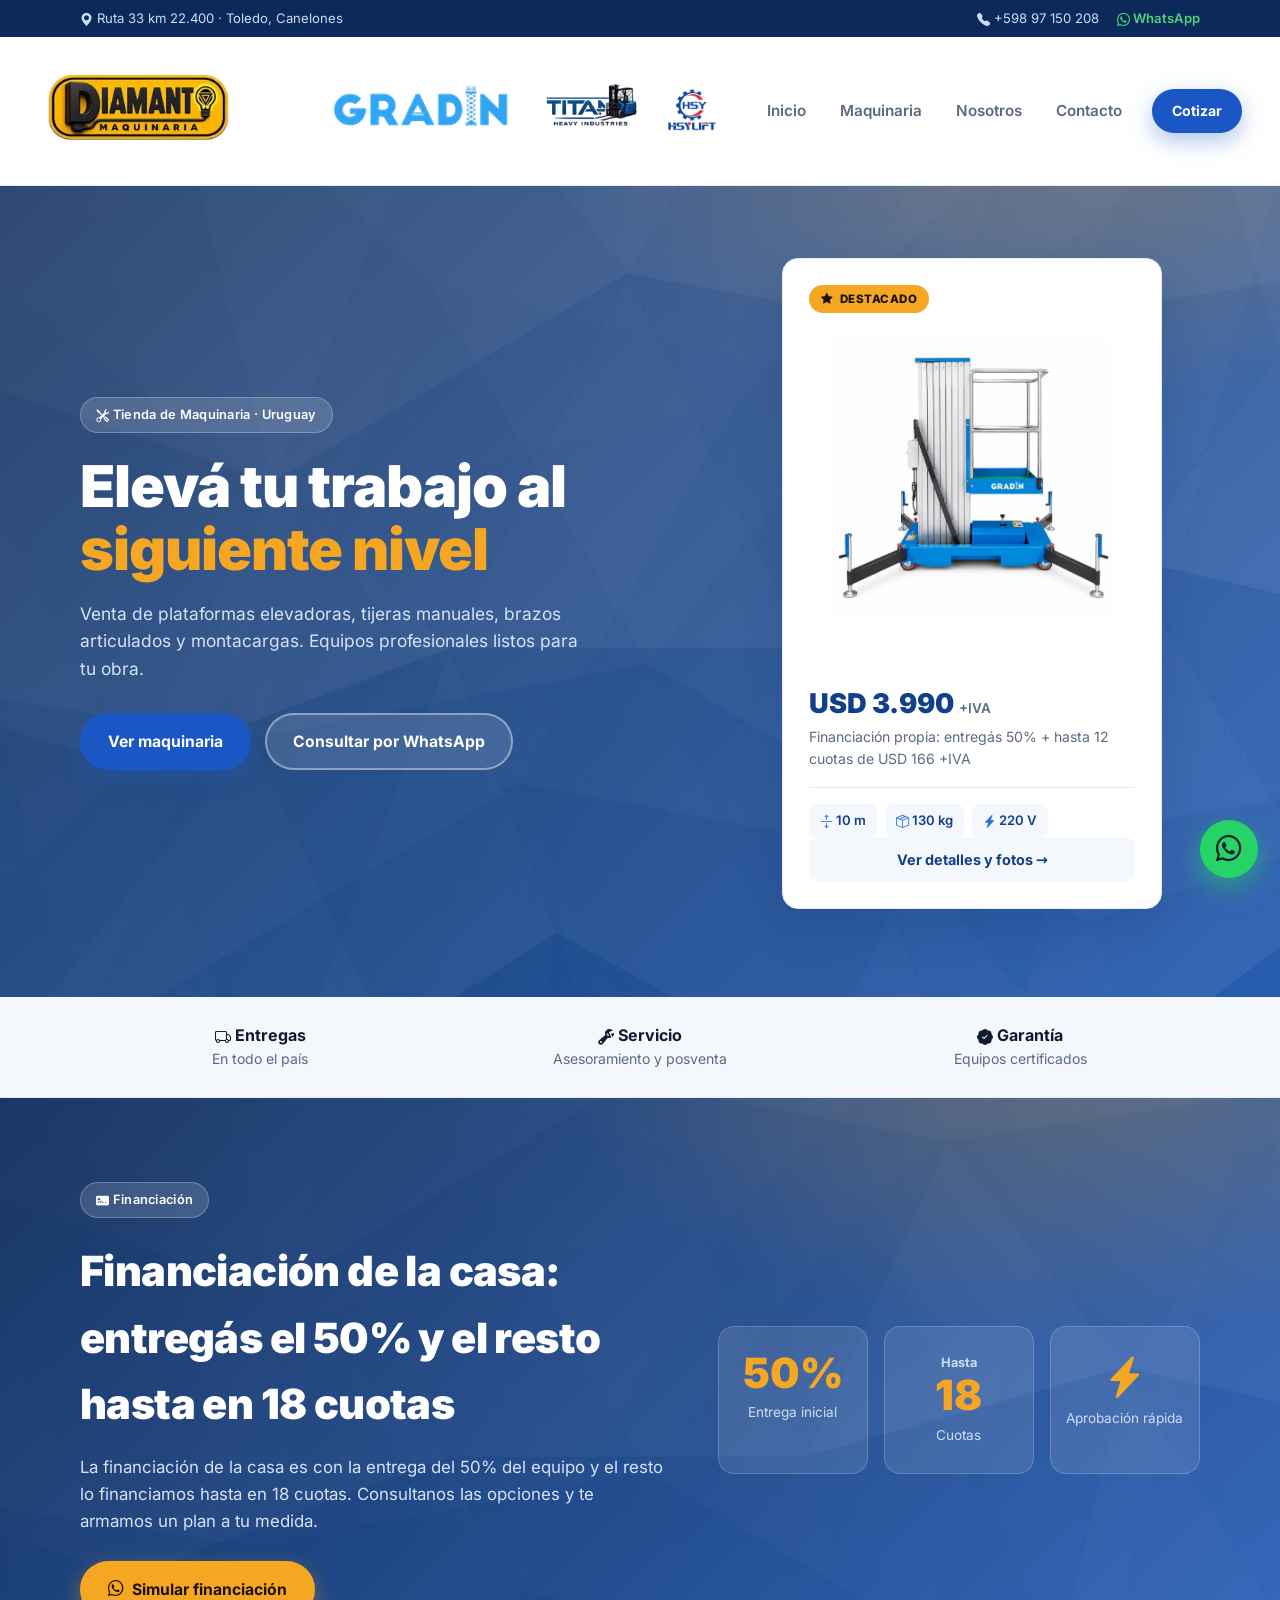
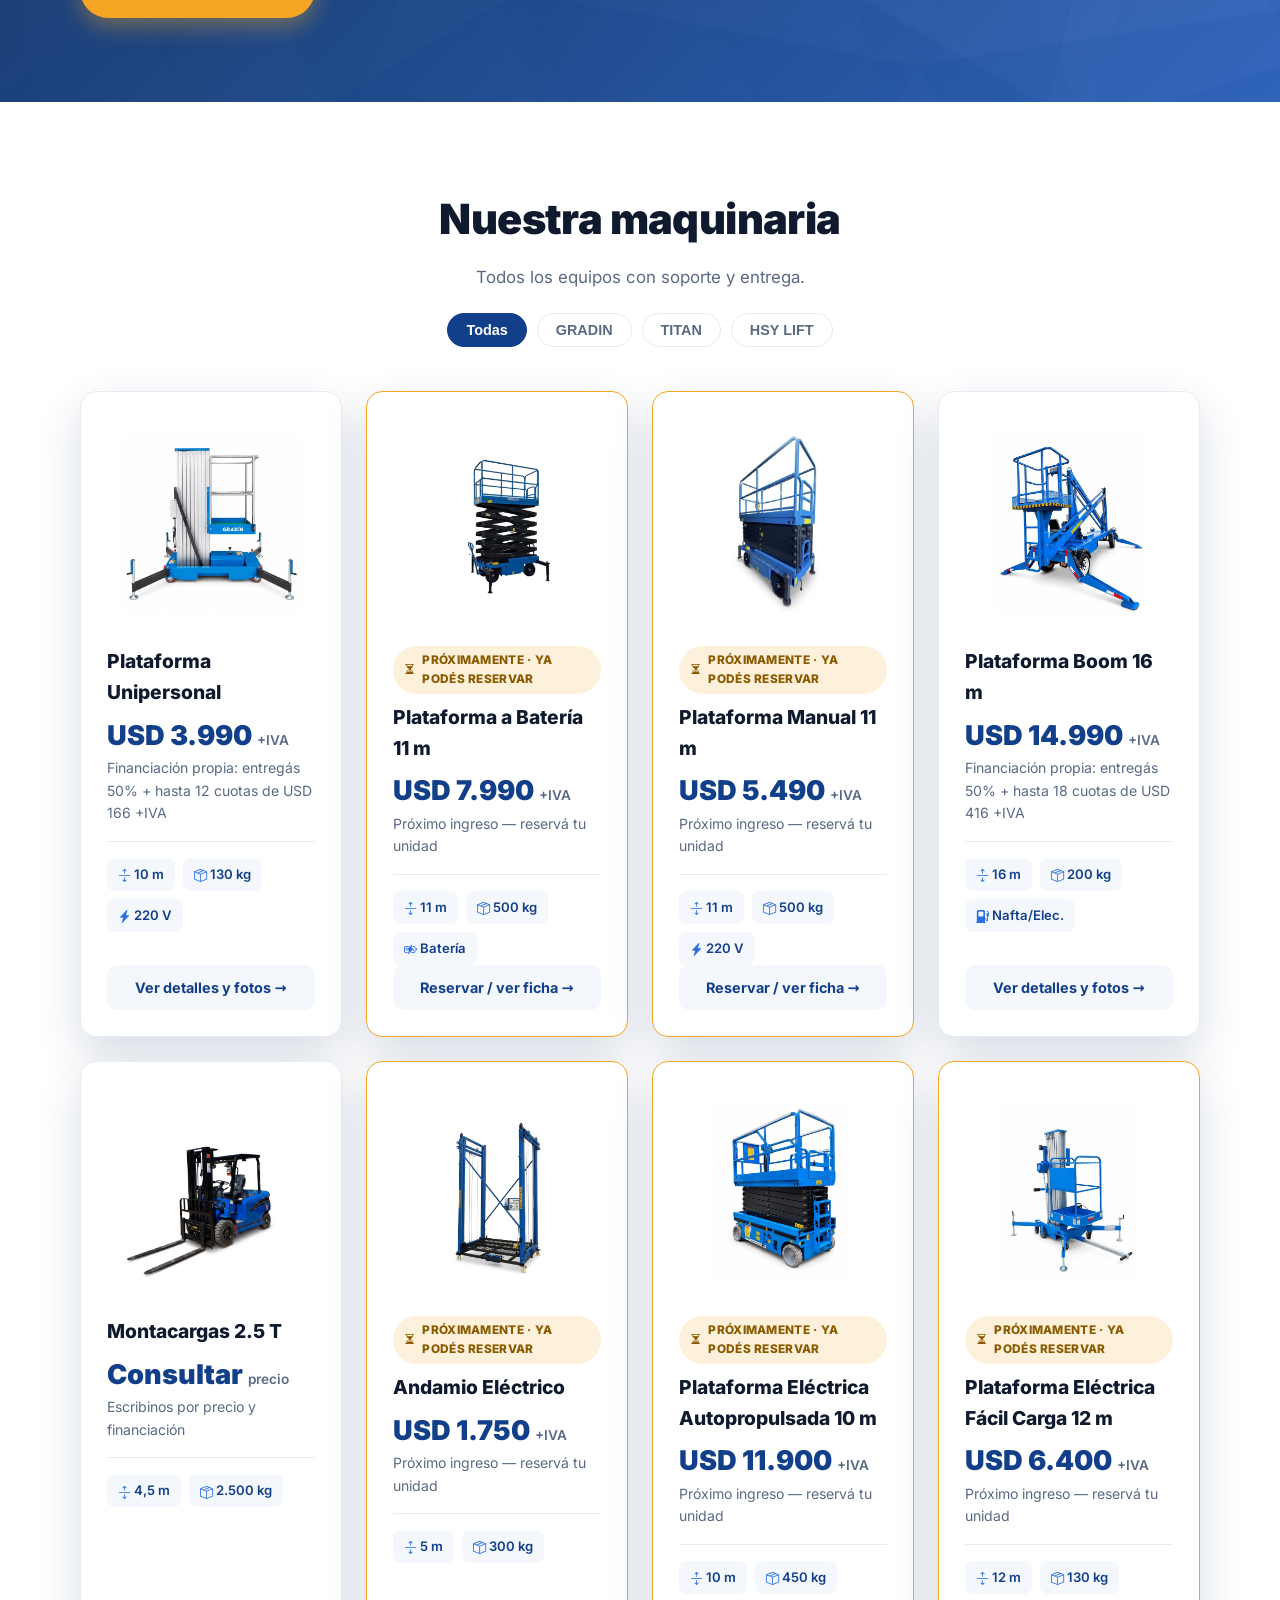
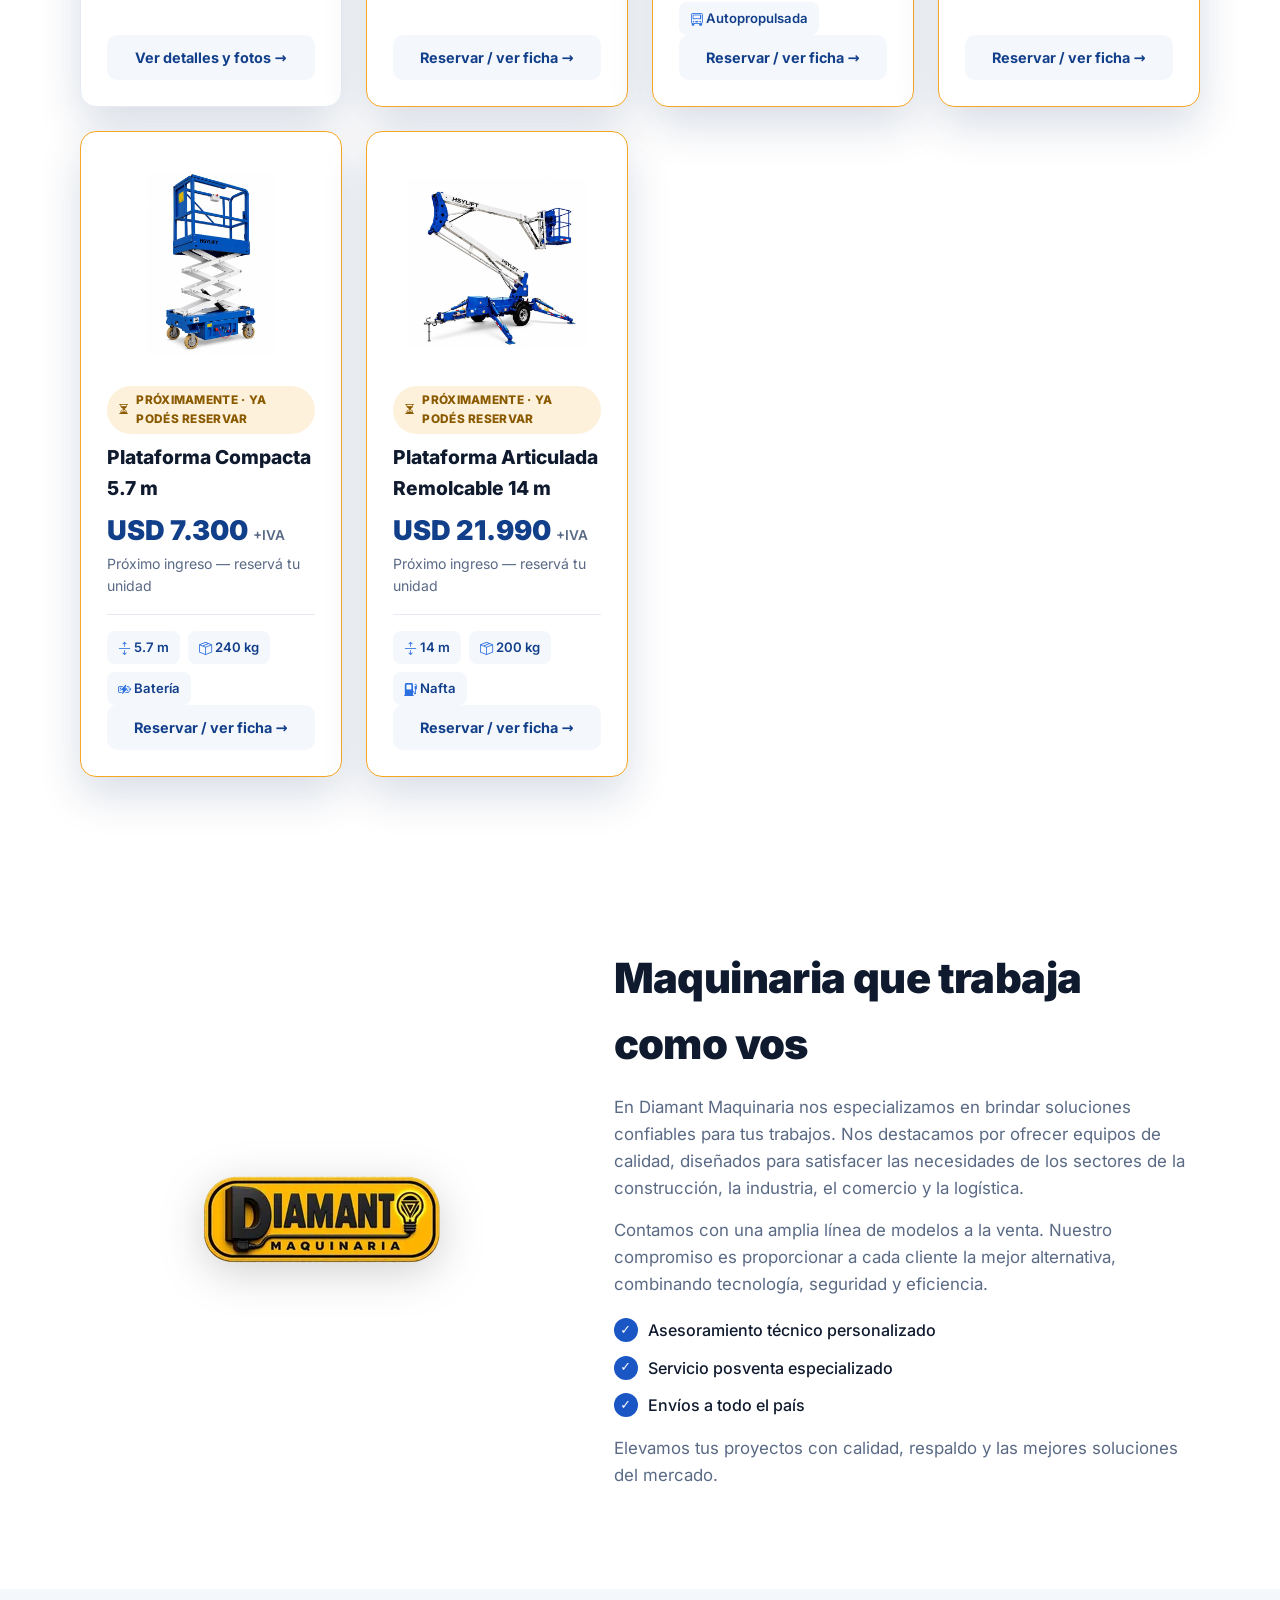
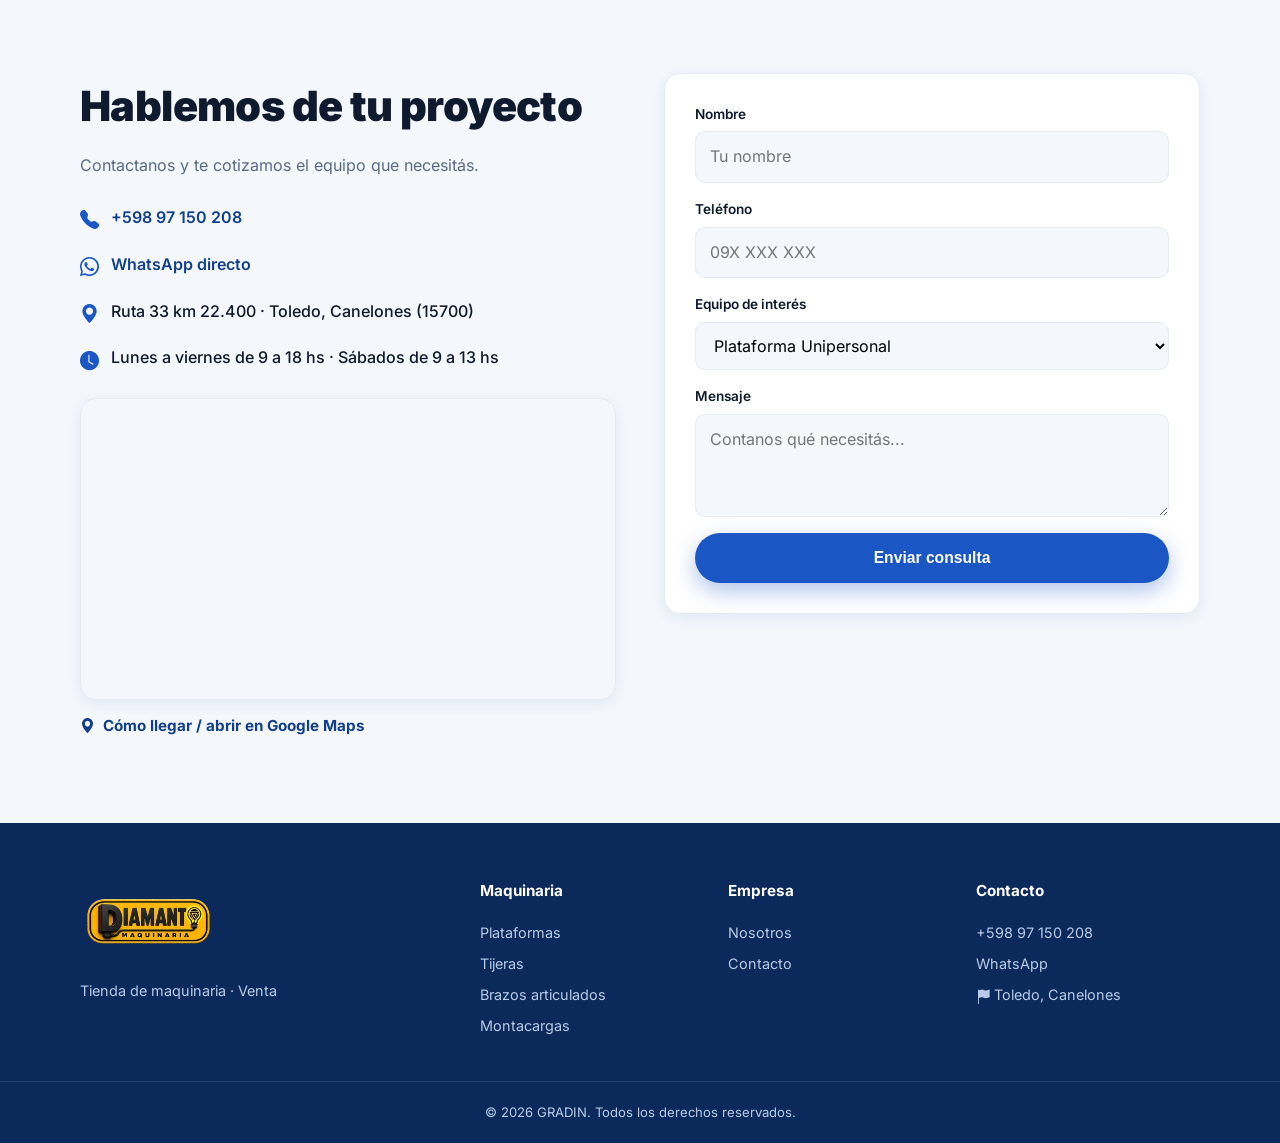
<file: index.html>
<!DOCTYPE html>
<html lang="es">
<head>
  <meta charset="UTF-8" />
  <meta name="viewport" content="width=device-width, initial-scale=1.0" />
  <meta name="description" content="GRADIN — Tienda de maquinaria en Uruguay. Venta de plataformas elevadoras, tijeras, brazos articulados y montacargas. Canelones / Toledo." />
  <meta name="theme-color" content="#0b2a5b" />
  <title>GRADIN · Maquinaria · Venta</title>

  <link rel="canonical" href="https://gradinuruguay.com.uy/" />

  <!-- ===== Open Graph =====
       Lo que ven WhatsApp, Facebook y LinkedIn al compartir el link. No
       ejecutan JS, así que tiene que estar acá resuelto. La imagen es
       assets/og-image.jpg, hecha a 1200×630 (la proporción que esperan). -->
  <meta property="og:type" content="website" />
  <meta property="og:site_name" content="GRADIN" />
  <meta property="og:locale" content="es_UY" />
  <meta property="og:url" content="https://gradinuruguay.com.uy/" />
  <meta property="og:title" content="GRADIN · Venta de maquinaria en Uruguay" />
  <meta property="og:description" content="Plataformas elevadoras, tijeras, brazos articulados y montacargas. Financiación propia: 50% de entrega y hasta 18 cuotas. Toledo, Canelones — entregas en todo el país." />
  <meta property="og:image" content="https://gradinuruguay.com.uy/assets/og-image.jpg" />
  <meta property="og:image:width" content="1200" />
  <meta property="og:image:height" content="630" />
  <meta property="og:image:alt" content="Brazo articulado GRADIN — venta de maquinaria" />
  <meta name="twitter:card" content="summary_large_image" />

  <!-- Favicon -->
  <link rel="icon" href="assets/favicon.ico" sizes="any" />
  <link rel="icon" type="image/png" href="assets/favicon.png" sizes="64x64" />
  <link rel="apple-touch-icon" href="assets/apple-touch-icon.png" />

  <!-- Inter y los íconos ahora son archivos propios, declarados con @font-face
       arriba de styles.css. Al no haber hojas de estilo de terceros el navegador
       no tiene que abrir conexión a otros hosts antes de pintar, y de paso se
       cae el TODO de integrity que pedía el <link> a la CDN.
       El preload adelanta la fuente, que si no se pide recién cuando el
       navegador terminó de parsear styles.css. -->
  <link rel="preload" href="assets/fonts/inter-latin-var.woff2" as="font" type="font/woff2" crossorigin />
  <link rel="stylesheet" href="styles.css" />

  <!-- ===== Datos estructurados (SEO local) ===== -->
  <script type="application/ld+json">
  {
    "@context": "https://schema.org",
    "@type": "Store",
    "name": "GRADIN",
    "description": "Venta de maquinaria en Uruguay: plataformas elevadoras, tijeras, brazos articulados y montacargas.",
    "image": "https://gradinuruguay.com.uy/assets/logo-diamanto.webp",
    "url": "https://gradinuruguay.com.uy/",
    "telephone": "+59897150208",
    "priceRange": "$$",
    "currenciesAccepted": "UYU, USD",
    "address": {
      "@type": "PostalAddress",
      "streetAddress": "Ruta 33 km 22.400",
      "addressLocality": "Toledo",
      "addressRegion": "Canelones",
      "postalCode": "15700",
      "addressCountry": "UY"
    },
    "geo": {
      "@type": "GeoCoordinates",
      "latitude": -34.7403871,
      "longitude": -56.1128398
    },
    "hasMap": "https://www.google.com/maps/place/Gradin+Uruguay/@-34.7403871,-56.1128398,17z",
    "areaServed": {
      "@type": "Country",
      "name": "Uruguay"
    },
    "openingHoursSpecification": [
      {
        "@type": "OpeningHoursSpecification",
        "dayOfWeek": ["Monday", "Tuesday", "Wednesday", "Thursday", "Friday"],
        "opens": "09:00",
        "closes": "18:00"
      },
      {
        "@type": "OpeningHoursSpecification",
        "dayOfWeek": "Saturday",
        "opens": "09:00",
        "closes": "13:00"
      }
    ]
  }
  </script>
</head>
<body>

  <a class="skip-link" href="#inicio">Saltar al contenido</a>

  <!-- ===== Top bar ===== -->
  <div class="topbar">
    <div class="container topbar__inner">
      <span class="topbar__item"><i class="bi bi-geo-alt-fill"></i> Ruta 33 km 22.400 · Toledo, Canelones</span>
      <div class="topbar__right">
        <a href="tel:+59897150208" class="topbar__item"><i class="bi bi-telephone-fill"></i> +598 97 150 208</a>
        <a href="https://wa.me/59897150208" target="_blank" rel="noopener" class="topbar__item topbar__wpp"><i class="bi bi-whatsapp"></i> WhatsApp</a>
      </div>
    </div>
  </div>

  <!-- ===== Header / Nav ===== -->
  <header class="header" id="header">
    <div class="container header__inner">
      <div class="header__brand">
        <a href="#inicio" class="logo">
          <img src="./assets/logo-diamanto.webp" alt="DIAMANTO Maquinaria" width="260" height="173" fetchpriority="high">
        </a>
        <div class="brandstrip" id="brandStrip"><!-- JS render (marcas) --></div>
      </div>

      <nav class="nav" id="nav">
        <a href="#inicio" class="nav__link">Inicio</a>
        <a href="#productos" class="nav__link">Maquinaria</a>
        <a href="#nosotros" class="nav__link">Nosotros</a>
        <a href="#contacto" class="nav__link">Contacto</a>
        <a href="https://wa.me/59897150208" target="_blank" rel="noopener" class="btn btn--sm btn--primary nav__cta">Cotizar</a>
      </nav>

      <button class="nav__toggle" id="navToggle" aria-label="Abrir menú" aria-expanded="false" aria-controls="nav">
        <span></span><span></span><span></span>
      </button>
    </div>
  </header>

  <main>

  <!-- ===== Hero ===== -->
  <section class="hero" id="inicio">
    <div class="hero__bg"></div>
    <div class="container hero__inner">
      <div class="hero__content">
        <span class="badge"><i class="bi bi-tools"></i> Tienda de Maquinaria · Uruguay</span>
        <h1 class="hero__title">
          Elevá tu trabajo al <span class="text-accent">siguiente nivel</span>
        </h1>
        <p class="hero__text">
          Venta de plataformas elevadoras, tijeras manuales, brazos
          articulados y montacargas. Equipos profesionales listos para tu obra.
        </p>
        <div class="hero__actions">
          <a href="#productos" class="btn btn--primary">Ver maquinaria</a>
          <a href="https://wa.me/59897150208" target="_blank" rel="noopener" class="btn btn--ghost">Consultar por WhatsApp</a>
        </div>
      </div>

      <div class="hero__card">
        <!-- El HTML de abajo es el contenido que ven los buscadores; script.js
             resincroniza precio, cuota y specs desde PRODUCTS al cargar, para que
             no puedan quedar desfasados del catálogo. Para cambiar el equipo
             destacado, editá data-product con el id del producto. -->
        <a class="pcard pcard--link pcard--featured" id="heroCard" data-product="unipersonal" href="maquinaria/plataforma-unipersonal/">
          <span class="pcard__badge"><i class="bi bi-star-fill"></i> Destacado</span>
          <div class="pcard__img pcard__img--photo">
            <img src="assets/productos/unipersonal-1.webp" alt="Plataforma Unipersonal" width="1265" height="1243" onerror="this.style.display='none'">
            <i class="bi bi-box-arrow-up pcard__img-ph"></i>
          </div>
          <h3>Plataforma Unipersonal</h3>
          <p class="pcard__price">USD 3.990 <small>+IVA</small></p>
          <p class="pcard__sub">Financiación propia: entregás 50% + hasta 12 cuotas de USD 166 +IVA</p>
          <div class="pcard__specs">
            <span><i class="bi bi-arrows-expand"></i> 10 m</span><span><i class="bi bi-box-seam"></i> 130 kg</span><span><i class="bi bi-lightning-charge-fill"></i> 220 V</span>
          </div>
          <span class="pcard__cta">Ver detalles y fotos →</span>
        </a>
      </div>
    </div>
  </section>

  
  <!-- ===== Trust strip ===== -->
  <section class="trust">
    <div class="container trust__inner">
      <div class="trust__item"><strong><i class="bi bi-truck"></i> Entregas</strong><span>En todo el país</span></div>
      <div class="trust__item"><strong><i class="bi bi-wrench-adjustable"></i> Servicio</strong><span>Asesoramiento y posventa</span></div>
      <div class="trust__item"><strong><i class="bi bi-patch-check-fill"></i> Garantía</strong><span>Equipos certificados</span></div>
    </div>
  </section>

  <!-- ===== Financiación ===== -->
  <section class="finance" id="financiacion">
    <div class="container finance__inner">
      <div class="finance__text">
        <span class="badge"><i class="bi bi-credit-card-2-front-fill"></i> Financiación</span>
        <h2 class="section__title">Financiación de la casa: entregás el 50% y el resto hasta en 18 cuotas</h2>
        <p>La financiación de la casa es con la entrega del 50% del equipo y el resto lo financiamos hasta en 18 cuotas. Consultanos las opciones y te armamos un plan a tu medida.</p>
        <a href="https://wa.me/59897150208?text=Hola%20GRADIN%2C%20quiero%20informaci%C3%B3n%20sobre%20la%20financiaci%C3%B3n%20en%20hasta%2018%20cuotas." target="_blank" rel="noopener" class="btn btn--accent"><i class="bi bi-whatsapp"></i> Simular financiación</a>
      </div>
      <div class="finance__cards">
        <div class="fcard"><span class="fcard__big">50%</span><p>Entrega inicial</p></div>
        <div class="fcard"><span class="fcard__pre">Hasta</span><span class="fcard__big">18</span><p>Cuotas</p></div>
        <div class="fcard"><span class="fcard__big"><i class="bi bi-lightning-charge-fill"></i></span><p>Aprobación rápida</p></div>
      </div>
    </div>
  </section>

  <!-- ===== Productos ===== -->
  <section class="section" id="productos">
    <div class="container">
      <div class="section__head">
        <h2 class="section__title">Nuestra maquinaria</h2>
        <p class="section__desc">Todos los equipos con soporte y entrega.</p>

        <div class="brandbar" id="brandBar" role="group" aria-label="Filtrar por marca"><!-- JS render (filtro por marca) --></div>
      </div>

      <div class="grid grid--products" id="productGrid"><!-- JS render --></div>
      <div class="brand-empty" id="brandEmpty" hidden><!-- JS render (marca sin equipos) --></div>
    </div>
  </section>

  <!-- ===== Nosotros ===== -->
  <section class="section" id="nosotros">
    <div class="container about">
      <div class="about__media">
        <div class="about__flag"><i class="bi bi-flag-fill"></i></div>
        <img src="assets/logo-diamanto.webp" alt="Logo DIAMANTO" class="about__logo-img" width="260" height="173" loading="lazy">
      </div>
      <div class="about__text">
        <h2 class="section__title">Maquinaria que trabaja como vos</h2>
        <p>En Diamant Maquinaria nos especializamos en brindar soluciones confiables para tus trabajos. Nos destacamos por ofrecer equipos de calidad, diseñados para satisfacer las necesidades de los sectores de la construcción, la industria, el comercio y la logística.</p>
        <p>Contamos con una amplia línea de modelos a la venta. Nuestro compromiso es proporcionar a cada cliente la mejor alternativa, combinando tecnología, seguridad y eficiencia.</p>
        <ul class="checklist">
          <li>Asesoramiento técnico personalizado</li>
          <li>Servicio posventa especializado</li>
          <li>Envíos a todo el país</li>
        </ul>
        <p>Elevamos tus proyectos con calidad, respaldo y las mejores soluciones del mercado.</p>
      </div>
    </div>
  </section>

  <!-- ===== Contacto ===== -->
  <section class="contact" id="contacto">
    <div class="container contact__inner">
      <div class="contact__info">
        <h2 class="section__title">Hablemos de tu proyecto</h2>
        <p>Contactanos y te cotizamos el equipo que necesitás.</p>
        <ul class="contact__list">
          <li><span><i class="bi bi-telephone-fill"></i></span><a href="tel:+59897150208">+598 97 150 208</a></li>
          <li><span><i class="bi bi-whatsapp"></i></span><a href="https://wa.me/59897150208" target="_blank" rel="noopener">WhatsApp directo</a></li>
          <li><span><i class="bi bi-geo-alt-fill"></i></span> Ruta 33 km 22.400 · Toledo, Canelones (15700)</li>
          <li><span><i class="bi bi-clock-fill"></i></span> Lunes a viernes de 9 a 18 hs · Sábados de 9 a 13 hs</li>
        </ul>

        <div class="contact__map">
          <iframe
            src="https://maps.google.com/maps?q=Gradin+Uruguay+Toledo+Canelones&t=&z=17&ie=UTF8&iwloc=&output=embed"
            width="100%" height="300" style="border:0;" allowfullscreen="" loading="lazy"
            referrerpolicy="no-referrer-when-downgrade" title="Ubicación de GRADIN en Google Maps"></iframe>
        </div>
        <a class="contact__map-link" href="https://www.google.com/maps/place/Gradin+Uruguay/@-34.7405407,-56.112986,20z/data=!4m10!1m2!2m1!1sRuta+33+km+22.400+%C2%B7+Toledo,+Canelones!3m6!1s0x95a02f002faf8c1b:0x952b15ccbecf6612!8m2!3d-34.7403871!4d-56.1128398!16s%2Fg%2F11y0ctj6sk" target="_blank" rel="noopener">
          <i class="bi bi-geo-alt-fill"></i> Cómo llegar / abrir en Google Maps
        </a>
      </div>

      <form class="contact__form" id="contactForm">
        <div class="field">
          <label for="nombre">Nombre</label>
          <input type="text" id="nombre" name="nombre" placeholder="Tu nombre" required />
        </div>
        <div class="field">
          <label for="tel">Teléfono</label>
          <input type="tel" id="tel" name="tel" placeholder="09X XXX XXX" required />
        </div>
        <div class="field">
          <label for="equipo">Equipo de interés</label>
          <!-- Las opciones las genera script.js a partir de PRODUCTS (fuente única). -->
          <select id="equipo" name="equipo"></select>
        </div>
        <div class="field">
          <label for="mensaje">Mensaje</label>
          <textarea id="mensaje" name="mensaje" rows="3" placeholder="Contanos qué necesitás..."></textarea>
        </div>
        <button type="submit" class="btn btn--primary btn--block">Enviar consulta</button>
        <p class="form__note" id="formNote" hidden>✅ ¡Listo! Te abrimos WhatsApp para enviar tu consulta. Si no se abrió, escribinos al +598 97 150 208.</p>
      </form>
    </div>
  </section>

  </main>

  <!-- ===== Footer ===== -->
  <footer class="footer">
    <div class="container footer__inner">
      <div>
        <a href="#inicio" class="logo logo--footer"><img src="assets/logo-diamanto.webp" alt="DIAMANTO Maquinaria" width="260" height="173" loading="lazy" style="height:90px;width:auto;"></a>
        <p class="footer__tag">Tienda de maquinaria · Venta</p>
      </div>
      <div class="footer__cols">
        <div>
          <h4>Maquinaria</h4>
          <a href="#productos">Plataformas</a>
          <a href="#productos">Tijeras</a>
          <a href="#productos">Brazos articulados</a>
          <a href="#productos">Montacargas</a>
        </div>
        <div>
          <h4>Empresa</h4>
          <a href="#nosotros">Nosotros</a>
          <a href="#contacto">Contacto</a>
        </div>
        <div>
          <h4>Contacto</h4>
          <a href="tel:+59897150208">+598 97 150 208</a>
          <a href="https://wa.me/59897150208" target="_blank" rel="noopener">WhatsApp</a>
          <span><i class="bi bi-flag-fill"></i> Toledo, Canelones</span>
        </div>
      </div>
    </div>
    <div class="footer__bottom">
      <div class="container">© <span id="year"></span> GRADIN. Todos los derechos reservados.</div>
    </div>
  </footer>

  <a href="https://wa.me/59897150208" target="_blank" rel="noopener" class="fab" aria-label="WhatsApp"><i class="bi bi-whatsapp"></i></a>

  <script src="products.js"></script>
  <script src="script.js"></script>
</body>
</html>
</file>
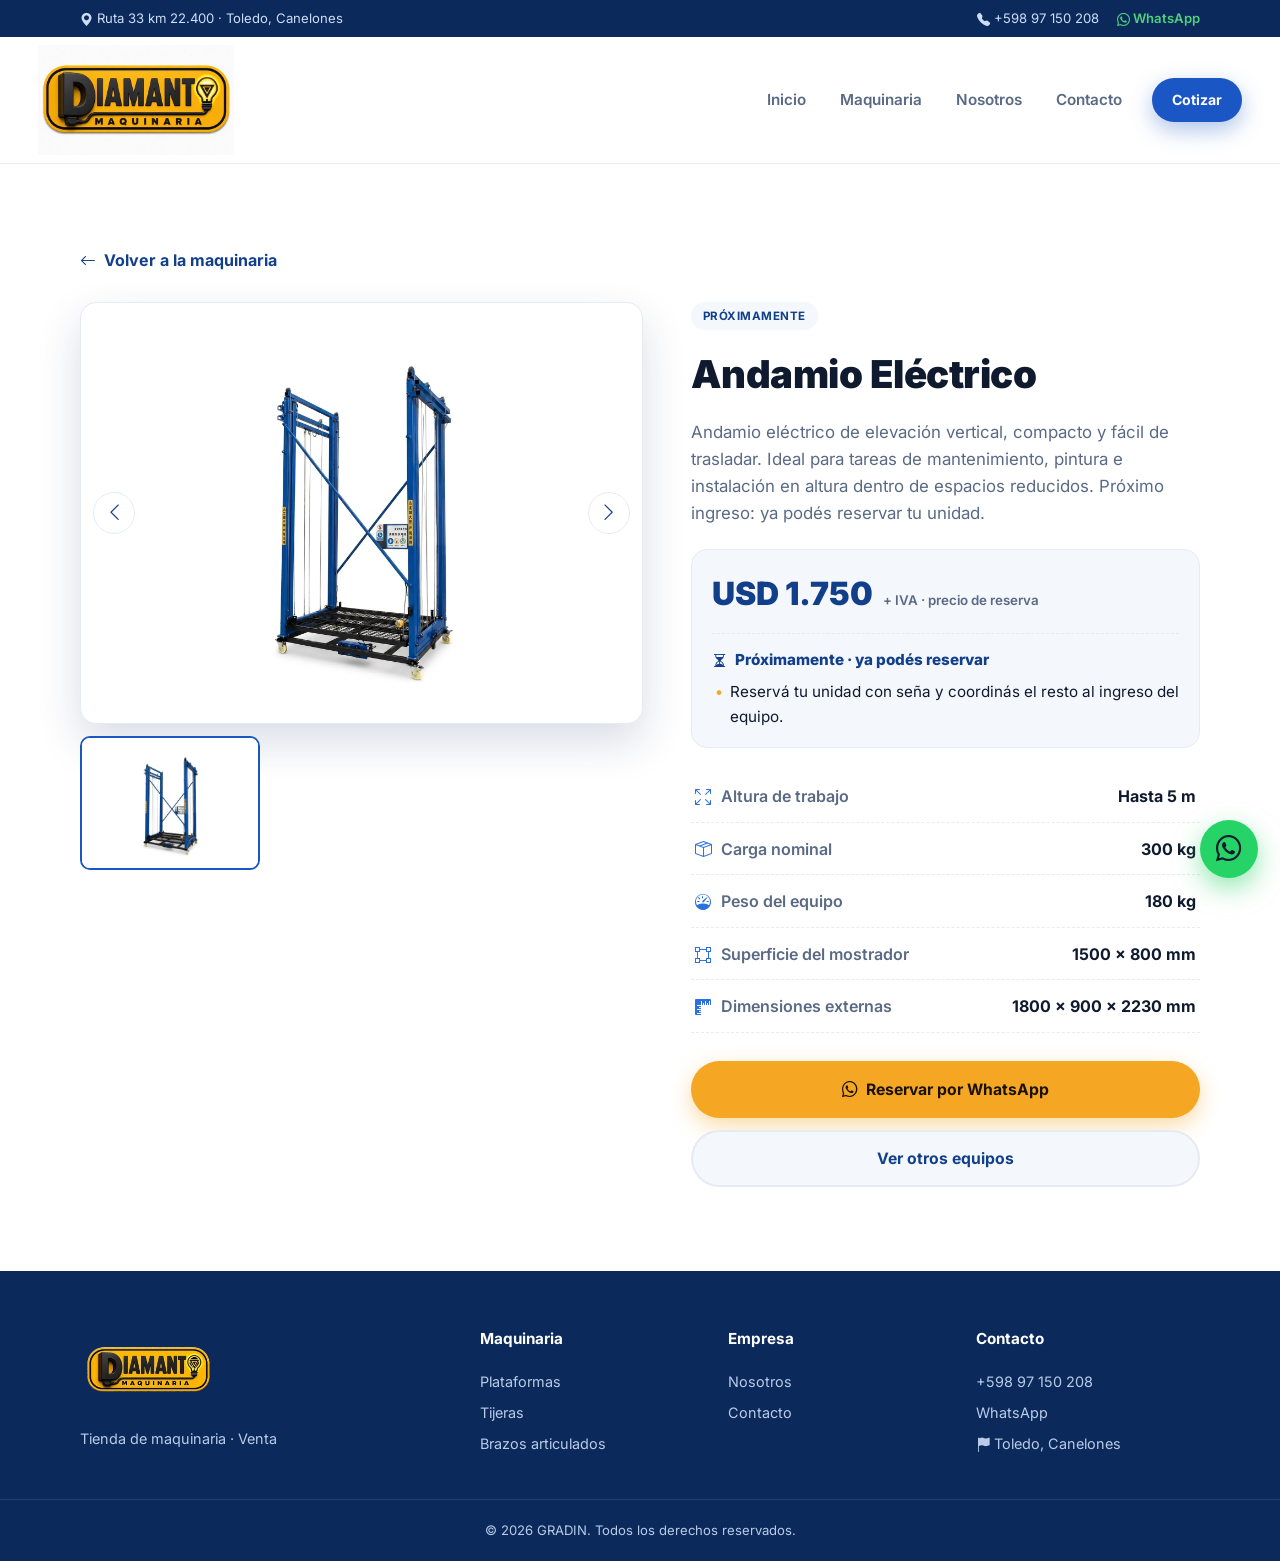
<file: maquinaria/andamio-electrico/index.html>
<!DOCTYPE html>
<html lang="es">
<head>
  <meta charset="UTF-8" />
  <meta name="viewport" content="width=device-width, initial-scale=1.0" />
  <meta name="description" content="Andamio eléctrico de elevación vertical, compacto y fácil de trasladar. Ideal para tareas de mantenimiento, pintura e instalación en altura dentro de…" />
  <meta name="theme-color" content="#0b2a5b" />
  <title>GRADIN · Andamio Eléctrico</title>

  <link rel="canonical" href="https://gradinuruguay.com.uy/maquinaria/andamio-electrico/" />

  <meta property="og:type" content="product" />
  <meta property="og:site_name" content="GRADIN" />
  <meta property="og:locale" content="es_UY" />
  <meta property="og:url" content="https://gradinuruguay.com.uy/maquinaria/andamio-electrico/" />
  <meta property="og:title" content="GRADIN · Andamio Eléctrico" />
  <meta property="og:description" content="Andamio eléctrico de elevación vertical, compacto y fácil de trasladar. Ideal para tareas de mantenimiento, pintura e instalación en altura dentro de espacios reducidos. Próximo ingreso: ya podés…" />
  <meta property="og:image" content="https://gradinuruguay.com.uy/assets/andamio-azul.webp" />
  <meta property="og:image:alt" content="Andamio Eléctrico" />
  <meta name="twitter:card" content="summary_large_image" />

  <script type="application/ld+json">
{
  "@context": "https://schema.org",
  "@type": "Product",
  "name": "Andamio Eléctrico",
  "description": "Andamio eléctrico de elevación vertical, compacto y fácil de trasladar. Ideal para tareas de mantenimiento, pintura e instalación en altura dentro de espacios reducidos. Próximo ingreso: ya podés reservar tu unidad.",
  "sku": "andamio-electrico",
  "image": [
    "https://gradinuruguay.com.uy/assets/andamio-azul.webp"
  ],
  "brand": {
    "@type": "Brand",
    "name": "GRADIN"
  },
  "additionalProperty": [
    {
      "@type": "PropertyValue",
      "name": "Altura de trabajo",
      "value": "Hasta 5 m"
    },
    {
      "@type": "PropertyValue",
      "name": "Carga nominal",
      "value": "300 kg"
    },
    {
      "@type": "PropertyValue",
      "name": "Peso del equipo",
      "value": "180 kg"
    },
    {
      "@type": "PropertyValue",
      "name": "Superficie del mostrador",
      "value": "1500 × 800 mm"
    },
    {
      "@type": "PropertyValue",
      "name": "Dimensiones externas",
      "value": "1800 × 900 × 2230 mm"
    }
  ],
  "offers": {
    "@type": "Offer",
    "url": "https://gradinuruguay.com.uy/maquinaria/andamio-electrico/",
    "priceCurrency": "USD",
    "price": 1750,
    "availability": "https://schema.org/PreOrder",
    "seller": {
      "@type": "Organization",
      "name": "GRADIN"
    }
  }
}
  </script>
  <script type="application/ld+json">
{
  "@context": "https://schema.org",
  "@type": "BreadcrumbList",
  "itemListElement": [
    {
      "@type": "ListItem",
      "position": 1,
      "name": "Inicio",
      "item": "https://gradinuruguay.com.uy/"
    },
    {
      "@type": "ListItem",
      "position": 2,
      "name": "Maquinaria",
      "item": "https://gradinuruguay.com.uy/#productos"
    },
    {
      "@type": "ListItem",
      "position": 3,
      "name": "Andamio Eléctrico",
      "item": "https://gradinuruguay.com.uy/maquinaria/andamio-electrico/"
    }
  ]
}
  </script>

  <!-- Favicon -->
  <link rel="icon" href="../../assets/favicon.ico" sizes="any" />
  <link rel="icon" type="image/png" href="../../assets/favicon.png" sizes="64x64" />
  <link rel="apple-touch-icon" href="../../assets/apple-touch-icon.png" />

  <!-- Inter y los íconos ahora son archivos propios, declarados con @font-face
       arriba de styles.css. Al no haber hojas de estilo de terceros el navegador
       no tiene que abrir conexión a otros hosts antes de pintar, y de paso se
       cae el TODO de integrity que pedía el <link> a la CDN.
       El preload adelanta la fuente, que si no se pide recién cuando el
       navegador terminó de parsear styles.css. -->
  <link rel="preload" href="../../assets/fonts/inter-latin-var.woff2" as="font" type="font/woff2" crossorigin />
  <link rel="stylesheet" href="../../styles.css" />
</head>
<body>

  <a class="skip-link" href="#detalle">Saltar al contenido</a>

  <!-- ===== Top bar ===== -->
  <div class="topbar">
    <div class="container topbar__inner">
      <span class="topbar__item"><i class="bi bi-geo-alt-fill"></i> Ruta 33 km 22.400 · Toledo, Canelones</span>
      <div class="topbar__right">
        <a href="tel:+59897150208" class="topbar__item"><i class="bi bi-telephone-fill"></i> +598 97 150 208</a>
        <a href="https://wa.me/59897150208" target="_blank" rel="noopener" class="topbar__item topbar__wpp"><i class="bi bi-whatsapp"></i> WhatsApp</a>
      </div>
    </div>
  </div>

  <!-- ===== Header / Nav ===== -->
  <header class="header" id="header">
    <div class="container header__inner">
      <a href="../../#inicio" class="logo">
        <img src="../../assets/logodiamanta.jpeg" alt="DIAMANTO Maquinaria" width="600" height="337" fetchpriority="high">
      </a>
      <nav class="nav" id="nav">
        <a href="../../#inicio" class="nav__link">Inicio</a>
        <a href="../../#productos" class="nav__link">Maquinaria</a>
        <a href="../../#nosotros" class="nav__link">Nosotros</a>
        <a href="../../#contacto" class="nav__link">Contacto</a>
        <a href="https://wa.me/59897150208" target="_blank" rel="noopener" class="btn btn--sm btn--primary nav__cta">Cotizar</a>
      </nav>
      <button class="nav__toggle" id="navToggle" aria-label="Abrir menú" aria-expanded="false" aria-controls="nav">
        <span></span><span></span><span></span>
      </button>
    </div>
  </header>

  <!-- ===== Detalle del producto ===== -->
  <main class="section" id="detalle">
    <div class="container">
      <a href="../../#productos" class="detail__back"><i class="bi bi-arrow-left"></i> Volver a la maquinaria</a>
      <div class="detail" id="detail" data-product="andamio-electrico">
      <div class="detail__gallery">
        <div class="gallery__main" id="galMain">
          <img id="galImg" src="../../assets/andamio-azul.webp" alt="Andamio Eléctrico" width="752" height="1382" fetchpriority="high"
               tabindex="0" role="button" aria-label="Ampliar imagen de Andamio Eléctrico">
          <div class="gallery__ph"><i class="bi bi-building-up"></i><span>Foto próximamente</span></div>
          <button type="button" class="gallery__nav gallery__nav--prev" id="galPrev" aria-label="Foto anterior"><i class="bi bi-chevron-left"></i></button>
          <button type="button" class="gallery__nav gallery__nav--next" id="galNext" aria-label="Foto siguiente"><i class="bi bi-chevron-right"></i></button>
        </div>
        <div class="gallery__thumbs">
        <button type="button" class="gallery__thumb is-active" data-index="0" aria-label="Ver foto 1 de 1" aria-pressed="true">
          <img src="../../assets/andamio-azul.webp" alt="Andamio Eléctrico — foto 1" width="752" height="1382" loading="lazy" decoding="async" onerror="this.style.display='none'">
          <i class="bi bi-building-up"></i>
        </button>
        </div>
      </div>

      <div class="detail__info">
        <span class="pcard__tag  detail__tag">Próximamente</span>
        <h1 class="detail__title">Andamio Eléctrico</h1>
        <p class="detail__desc">Andamio eléctrico de elevación vertical, compacto y fácil de trasladar. Ideal para tareas de mantenimiento, pintura e instalación en altura dentro de espacios reducidos. Próximo ingreso: ya podés reservar tu unidad.</p>

        <div class="detail__price">
          <div class="detail__price-row">
            <span class="detail__price-big">USD 1.750</span>
            <small>+ IVA · precio de reserva</small>
          </div>
          <div class="detail__finance">
            <p class="detail__finance-title"><i class="bi bi-hourglass-split"></i> Próximamente · ya podés reservar</p>
            <ul>
              <li>Reservá tu unidad con seña y coordinás el resto al ingreso del equipo.</li>
            </ul>
          </div>
        </div>
        <ul class="spec-list">
          <li class="spec">
            <span class="spec__label"><i class="bi bi-arrows-fullscreen"></i> Altura de trabajo</span>
            <span class="spec__value">Hasta 5 m</span>
          </li>
          <li class="spec">
            <span class="spec__label"><i class="bi bi-box-seam"></i> Carga nominal</span>
            <span class="spec__value">300 kg</span>
          </li>
          <li class="spec">
            <span class="spec__label"><i class="bi bi-speedometer"></i> Peso del equipo</span>
            <span class="spec__value">180 kg</span>
          </li>
          <li class="spec">
            <span class="spec__label"><i class="bi bi-bounding-box"></i> Superficie del mostrador</span>
            <span class="spec__value">1500 × 800 mm</span>
          </li>
          <li class="spec">
            <span class="spec__label"><i class="bi bi-rulers"></i> Dimensiones externas</span>
            <span class="spec__value">1800 × 900 × 2230 mm</span>
          </li>
        </ul>

        <div class="detail__actions">
          <a class="btn btn--accent btn--block" href="https://wa.me/59897150208?text=Hola%20GRADIN%2C%20quiero%20reservar%20la%20Andamio%20El%C3%A9ctrico%20(pr%C3%B3ximo%20ingreso).%20%C2%BFC%C3%B3mo%20hago%20la%20reserva%3F" target="_blank" rel="noopener">
            <i class="bi bi-whatsapp"></i> Reservar por WhatsApp
          </a>
          <a class="btn btn--ghost-dark btn--block" href="../../#productos">Ver otros equipos</a>
        </div>
      </div>
      </div>
    </div>
  </main>

  <!-- ===== Footer ===== -->
  <footer class="footer">
    <div class="container footer__inner">
      <div>
        <a href="../../#inicio" class="logo logo--footer"><img src="../../assets/logo-diamanto.webp" alt="DIAMANTO Maquinaria" width="260" height="173" loading="lazy" style="height:90px;width:auto;"></a>
        <p class="footer__tag">Tienda de maquinaria · Venta</p>
      </div>
      <div class="footer__cols">
        <div>
          <h4>Maquinaria</h4>
          <a href="../../#productos">Plataformas</a>
          <a href="../../#productos">Tijeras</a>
          <a href="../../#productos">Brazos articulados</a>
        </div>
        <div>
          <h4>Empresa</h4>
          <a href="../../#nosotros">Nosotros</a>
          <a href="../../#contacto">Contacto</a>
        </div>
        <div>
          <h4>Contacto</h4>
          <a href="tel:+59897150208">+598 97 150 208</a>
          <a href="https://wa.me/59897150208" target="_blank" rel="noopener">WhatsApp</a>
          <span><i class="bi bi-flag-fill"></i> Toledo, Canelones</span>
        </div>
      </div>
    </div>
    <div class="footer__bottom">
      <div class="container">© <span id="year"></span> GRADIN. Todos los derechos reservados.</div>
    </div>
  </footer>

  <a href="https://wa.me/59897150208" target="_blank" rel="noopener" class="fab" aria-label="WhatsApp"><i class="bi bi-whatsapp"></i></a>

  <script src="../../ficha.js"></script>
</body>
</html>
</file>
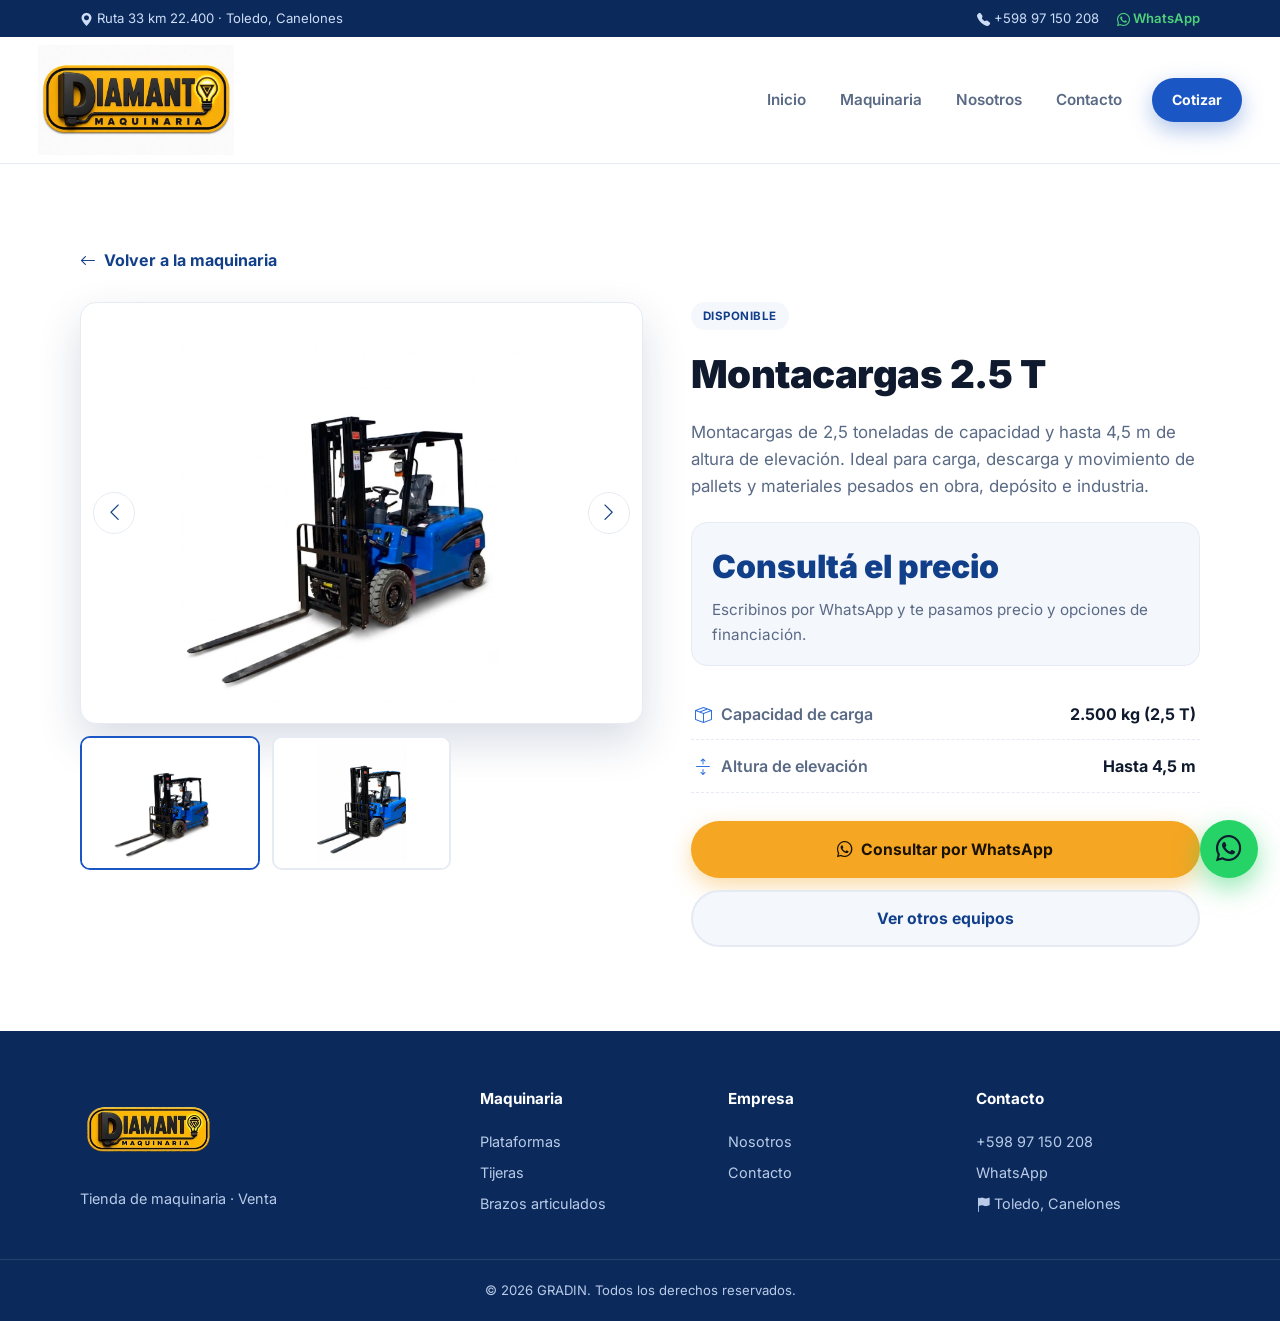
<file: maquinaria/montacargas-2-5t/index.html>
<!DOCTYPE html>
<html lang="es">
<head>
  <meta charset="UTF-8" />
  <meta name="viewport" content="width=device-width, initial-scale=1.0" />
  <meta name="description" content="Montacargas de 2,5 toneladas de capacidad y hasta 4,5 m de altura de elevación. Ideal para carga, descarga y movimiento de pallets y materiales pesados en…" />
  <meta name="theme-color" content="#0b2a5b" />
  <title>GRADIN · Montacargas 2.5 T</title>

  <link rel="canonical" href="https://gradinuruguay.com.uy/maquinaria/montacargas-2-5t/" />

  <meta property="og:type" content="product" />
  <meta property="og:site_name" content="GRADIN" />
  <meta property="og:locale" content="es_UY" />
  <meta property="og:url" content="https://gradinuruguay.com.uy/maquinaria/montacargas-2-5t/" />
  <meta property="og:title" content="GRADIN · Montacargas 2.5 T" />
  <meta property="og:description" content="Montacargas de 2,5 toneladas de capacidad y hasta 4,5 m de altura de elevación. Ideal para carga, descarga y movimiento de pallets y materiales pesados en obra, depósito e industria." />
  <meta property="og:image" content="https://gradinuruguay.com.uy/assets/productos/montacargas-1.webp" />
  <meta property="og:image:alt" content="Montacargas 2.5 T" />
  <meta name="twitter:card" content="summary_large_image" />

  <script type="application/ld+json">
{
  "@context": "https://schema.org",
  "@type": "Product",
  "name": "Montacargas 2.5 T",
  "description": "Montacargas de 2,5 toneladas de capacidad y hasta 4,5 m de altura de elevación. Ideal para carga, descarga y movimiento de pallets y materiales pesados en obra, depósito e industria.",
  "sku": "montacargas",
  "image": [
    "https://gradinuruguay.com.uy/assets/productos/montacargas-1.webp",
    "https://gradinuruguay.com.uy/assets/productos/montacargas-2.webp"
  ],
  "brand": {
    "@type": "Brand",
    "name": "GRADIN"
  },
  "additionalProperty": [
    {
      "@type": "PropertyValue",
      "name": "Capacidad de carga",
      "value": "2.500 kg (2,5 T)"
    },
    {
      "@type": "PropertyValue",
      "name": "Altura de elevación",
      "value": "Hasta 4,5 m"
    }
  ]
}
  </script>
  <script type="application/ld+json">
{
  "@context": "https://schema.org",
  "@type": "BreadcrumbList",
  "itemListElement": [
    {
      "@type": "ListItem",
      "position": 1,
      "name": "Inicio",
      "item": "https://gradinuruguay.com.uy/"
    },
    {
      "@type": "ListItem",
      "position": 2,
      "name": "Maquinaria",
      "item": "https://gradinuruguay.com.uy/#productos"
    },
    {
      "@type": "ListItem",
      "position": 3,
      "name": "Montacargas 2.5 T",
      "item": "https://gradinuruguay.com.uy/maquinaria/montacargas-2-5t/"
    }
  ]
}
  </script>

  <!-- Favicon -->
  <link rel="icon" href="../../assets/favicon.ico" sizes="any" />
  <link rel="icon" type="image/png" href="../../assets/favicon.png" sizes="64x64" />
  <link rel="apple-touch-icon" href="../../assets/apple-touch-icon.png" />

  <!-- Inter y los íconos ahora son archivos propios, declarados con @font-face
       arriba de styles.css. Al no haber hojas de estilo de terceros el navegador
       no tiene que abrir conexión a otros hosts antes de pintar, y de paso se
       cae el TODO de integrity que pedía el <link> a la CDN.
       El preload adelanta la fuente, que si no se pide recién cuando el
       navegador terminó de parsear styles.css. -->
  <link rel="preload" href="../../assets/fonts/inter-latin-var.woff2" as="font" type="font/woff2" crossorigin />
  <link rel="stylesheet" href="../../styles.css" />
</head>
<body>

  <a class="skip-link" href="#detalle">Saltar al contenido</a>

  <!-- ===== Top bar ===== -->
  <div class="topbar">
    <div class="container topbar__inner">
      <span class="topbar__item"><i class="bi bi-geo-alt-fill"></i> Ruta 33 km 22.400 · Toledo, Canelones</span>
      <div class="topbar__right">
        <a href="tel:+59897150208" class="topbar__item"><i class="bi bi-telephone-fill"></i> +598 97 150 208</a>
        <a href="https://wa.me/59897150208" target="_blank" rel="noopener" class="topbar__item topbar__wpp"><i class="bi bi-whatsapp"></i> WhatsApp</a>
      </div>
    </div>
  </div>

  <!-- ===== Header / Nav ===== -->
  <header class="header" id="header">
    <div class="container header__inner">
      <a href="../../#inicio" class="logo">
        <img src="../../assets/logodiamanta.jpeg" alt="DIAMANTO Maquinaria" width="600" height="337" fetchpriority="high">
      </a>
      <nav class="nav" id="nav">
        <a href="../../#inicio" class="nav__link">Inicio</a>
        <a href="../../#productos" class="nav__link">Maquinaria</a>
        <a href="../../#nosotros" class="nav__link">Nosotros</a>
        <a href="../../#contacto" class="nav__link">Contacto</a>
        <a href="https://wa.me/59897150208" target="_blank" rel="noopener" class="btn btn--sm btn--primary nav__cta">Cotizar</a>
      </nav>
      <button class="nav__toggle" id="navToggle" aria-label="Abrir menú" aria-expanded="false" aria-controls="nav">
        <span></span><span></span><span></span>
      </button>
    </div>
  </header>

  <!-- ===== Detalle del producto ===== -->
  <main class="section" id="detalle">
    <div class="container">
      <a href="../../#productos" class="detail__back"><i class="bi bi-arrow-left"></i> Volver a la maquinaria</a>
      <div class="detail" id="detail" data-product="montacargas">
      <div class="detail__gallery">
        <div class="gallery__main" id="galMain">
          <img id="galImg" src="../../assets/productos/montacargas-1.webp" alt="Montacargas 2.5 T" width="1179" height="1240" fetchpriority="high"
               tabindex="0" role="button" aria-label="Ampliar imagen de Montacargas 2.5 T">
          <div class="gallery__ph"><i class="bi bi-truck"></i><span>Foto próximamente</span></div>
          <button type="button" class="gallery__nav gallery__nav--prev" id="galPrev" aria-label="Foto anterior"><i class="bi bi-chevron-left"></i></button>
          <button type="button" class="gallery__nav gallery__nav--next" id="galNext" aria-label="Foto siguiente"><i class="bi bi-chevron-right"></i></button>
        </div>
        <div class="gallery__thumbs">
        <button type="button" class="gallery__thumb is-active" data-index="0" aria-label="Ver foto 1 de 2" aria-pressed="true">
          <img src="../../assets/productos/montacargas-1.webp" alt="Montacargas 2.5 T — foto 1" width="1179" height="1240" loading="lazy" decoding="async" onerror="this.style.display='none'">
          <i class="bi bi-truck"></i>
        </button>
        <button type="button" class="gallery__thumb " data-index="1" aria-label="Ver foto 2 de 2" aria-pressed="false">
          <img src="../../assets/productos/montacargas-2.webp" alt="Montacargas 2.5 T — foto 2" width="1050" height="1400" loading="lazy" decoding="async" onerror="this.style.display='none'">
          <i class="bi bi-truck"></i>
        </button>
        </div>
      </div>

      <div class="detail__info">
        <span class="pcard__tag  detail__tag">Disponible</span>
        <h1 class="detail__title">Montacargas 2.5 T</h1>
        <p class="detail__desc">Montacargas de 2,5 toneladas de capacidad y hasta 4,5 m de altura de elevación. Ideal para carga, descarga y movimiento de pallets y materiales pesados en obra, depósito e industria.</p>

        <div class="detail__price">
          <div class="detail__price-row">
            <span class="detail__price-big">Consultá el precio</span>
          </div>
          <div class="detail__price-alt">Escribinos por WhatsApp y te pasamos precio y opciones de financiación.</div>
        </div>
        <ul class="spec-list">
          <li class="spec">
            <span class="spec__label"><i class="bi bi-box-seam"></i> Capacidad de carga</span>
            <span class="spec__value">2.500 kg (2,5 T)</span>
          </li>
          <li class="spec">
            <span class="spec__label"><i class="bi bi-arrows-expand"></i> Altura de elevación</span>
            <span class="spec__value">Hasta 4,5 m</span>
          </li>
        </ul>

        <div class="detail__actions">
          <a class="btn btn--accent btn--block" href="https://wa.me/59897150208?text=Hola%20GRADIN%2C%20me%20interesa%20la%20Montacargas%202.5%20T.%20%C2%BFMe%20pas%C3%A1s%20precio%20y%20disponibilidad%3F" target="_blank" rel="noopener">
            <i class="bi bi-whatsapp"></i> Consultar por WhatsApp
          </a>
          <a class="btn btn--ghost-dark btn--block" href="../../#productos">Ver otros equipos</a>
        </div>
      </div>
      </div>
    </div>
  </main>

  <!-- ===== Footer ===== -->
  <footer class="footer">
    <div class="container footer__inner">
      <div>
        <a href="../../#inicio" class="logo logo--footer"><img src="../../assets/logo-diamanto.webp" alt="DIAMANTO Maquinaria" width="260" height="173" loading="lazy" style="height:90px;width:auto;"></a>
        <p class="footer__tag">Tienda de maquinaria · Venta</p>
      </div>
      <div class="footer__cols">
        <div>
          <h4>Maquinaria</h4>
          <a href="../../#productos">Plataformas</a>
          <a href="../../#productos">Tijeras</a>
          <a href="../../#productos">Brazos articulados</a>
        </div>
        <div>
          <h4>Empresa</h4>
          <a href="../../#nosotros">Nosotros</a>
          <a href="../../#contacto">Contacto</a>
        </div>
        <div>
          <h4>Contacto</h4>
          <a href="tel:+59897150208">+598 97 150 208</a>
          <a href="https://wa.me/59897150208" target="_blank" rel="noopener">WhatsApp</a>
          <span><i class="bi bi-flag-fill"></i> Toledo, Canelones</span>
        </div>
      </div>
    </div>
    <div class="footer__bottom">
      <div class="container">© <span id="year"></span> GRADIN. Todos los derechos reservados.</div>
    </div>
  </footer>

  <a href="https://wa.me/59897150208" target="_blank" rel="noopener" class="fab" aria-label="WhatsApp"><i class="bi bi-whatsapp"></i></a>

  <script src="../../ficha.js"></script>
</body>
</html>
</file>
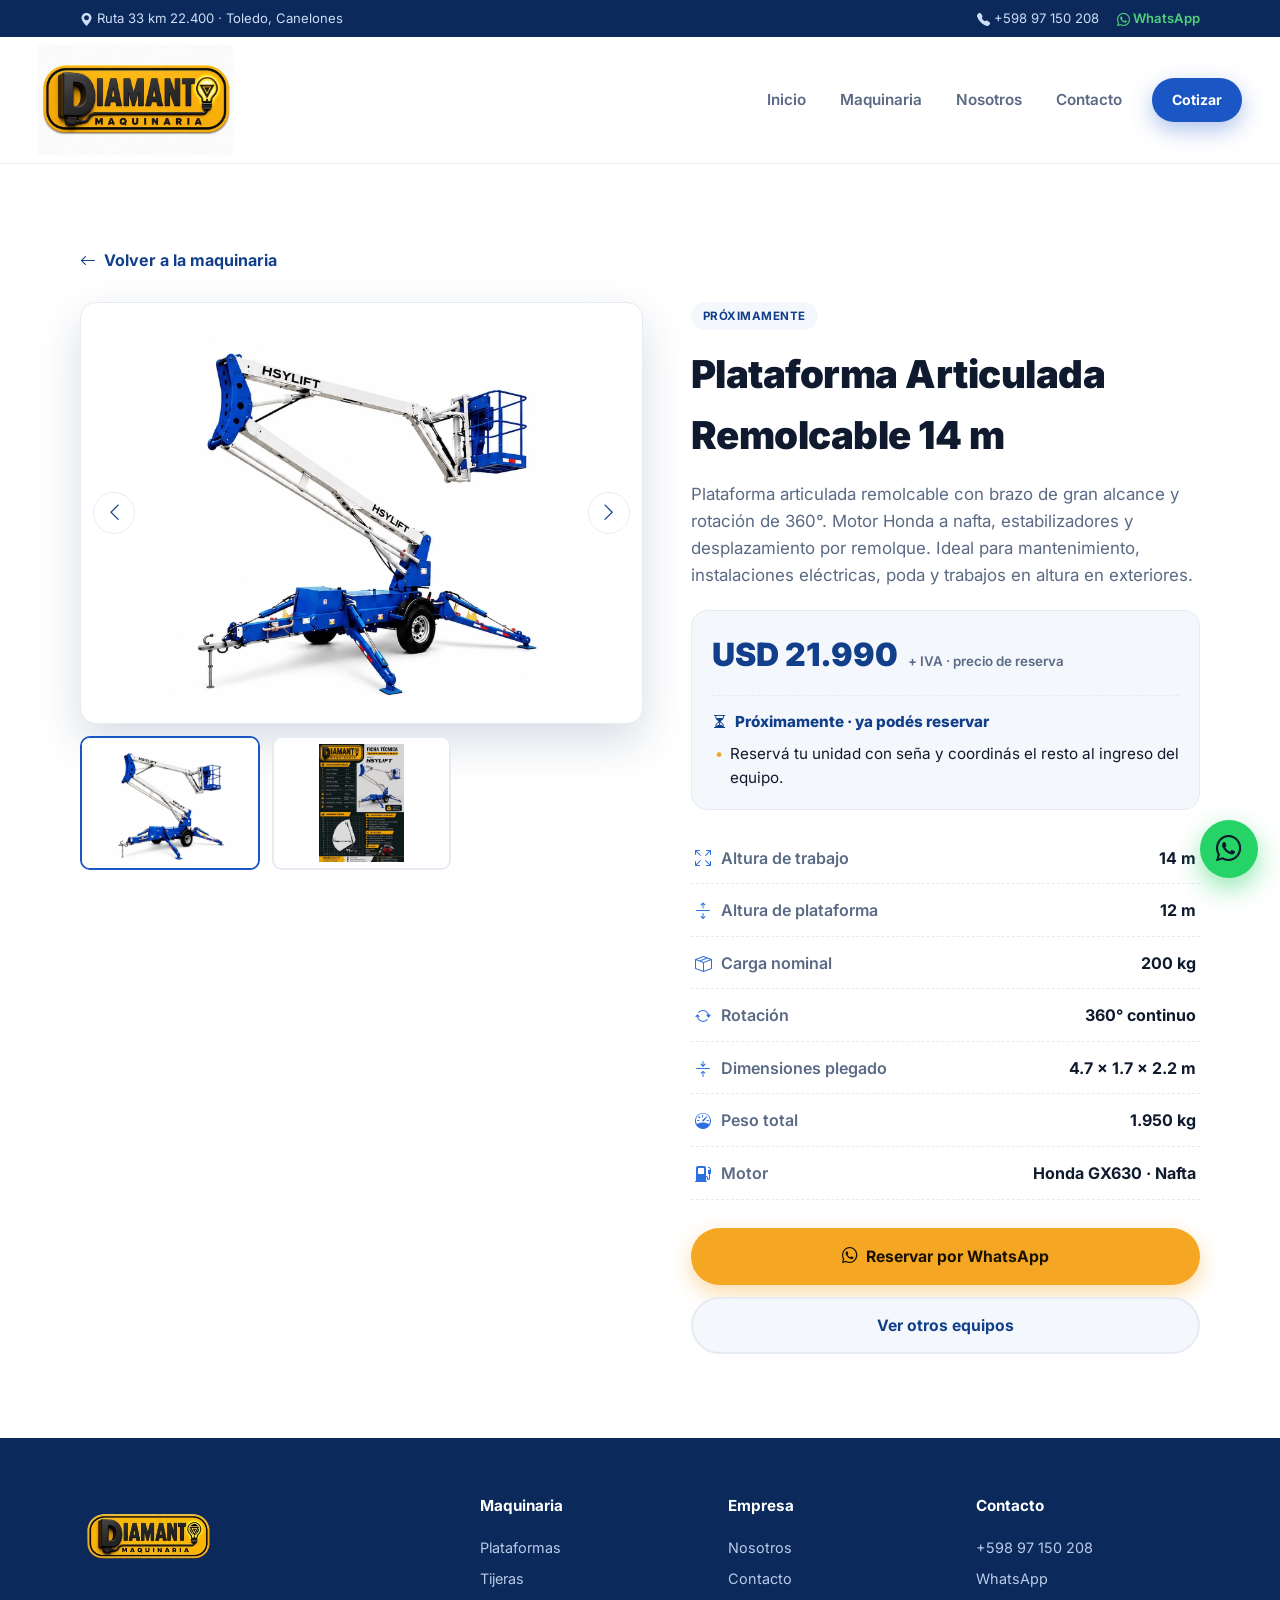
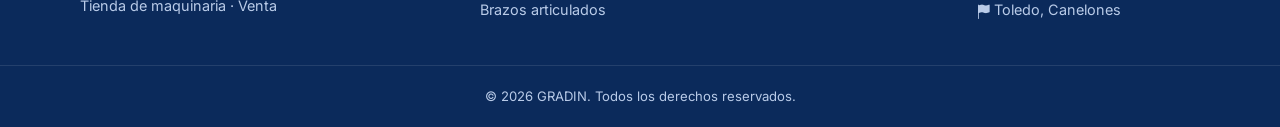
<file: maquinaria/plataforma-articulada-remolcable-14m/index.html>
<!DOCTYPE html>
<html lang="es">
<head>
  <meta charset="UTF-8" />
  <meta name="viewport" content="width=device-width, initial-scale=1.0" />
  <meta name="description" content="Plataforma articulada remolcable con brazo de gran alcance y rotación de 360°. Motor Honda a nafta, estabilizadores y desplazamiento por remolque. Ideal…" />
  <meta name="theme-color" content="#0b2a5b" />
  <title>GRADIN · Plataforma Articulada Remolcable 14 m</title>

  <link rel="canonical" href="https://gradinuruguay.com.uy/maquinaria/plataforma-articulada-remolcable-14m/" />

  <meta property="og:type" content="product" />
  <meta property="og:site_name" content="GRADIN" />
  <meta property="og:locale" content="es_UY" />
  <meta property="og:url" content="https://gradinuruguay.com.uy/maquinaria/plataforma-articulada-remolcable-14m/" />
  <meta property="og:title" content="GRADIN · Plataforma Articulada Remolcable 14 m" />
  <meta property="og:description" content="Plataforma articulada remolcable con brazo de gran alcance y rotación de 360°. Motor Honda a nafta, estabilizadores y desplazamiento por remolque. Ideal para mantenimiento, instalaciones eléctricas…" />
  <meta property="og:image" content="https://gradinuruguay.com.uy/assets/articulada-hsylift.webp" />
  <meta property="og:image:alt" content="Plataforma Articulada Remolcable 14 m" />
  <meta name="twitter:card" content="summary_large_image" />

  <script type="application/ld+json">
{
  "@context": "https://schema.org",
  "@type": "Product",
  "name": "Plataforma Articulada Remolcable 14 m",
  "description": "Plataforma articulada remolcable con brazo de gran alcance y rotación de 360°. Motor Honda a nafta, estabilizadores y desplazamiento por remolque. Ideal para mantenimiento, instalaciones eléctricas, poda y trabajos en altura en exteriores.",
  "sku": "hsylift-articulada",
  "image": [
    "https://gradinuruguay.com.uy/assets/articulada-hsylift.webp",
    "https://gradinuruguay.com.uy/assets/ficha-tecncicaarticulada.webp"
  ],
  "brand": {
    "@type": "Brand",
    "name": "HSY LIFT"
  },
  "additionalProperty": [
    {
      "@type": "PropertyValue",
      "name": "Altura de trabajo",
      "value": "14 m"
    },
    {
      "@type": "PropertyValue",
      "name": "Altura de plataforma",
      "value": "12 m"
    },
    {
      "@type": "PropertyValue",
      "name": "Carga nominal",
      "value": "200 kg"
    },
    {
      "@type": "PropertyValue",
      "name": "Rotación",
      "value": "360° continuo"
    },
    {
      "@type": "PropertyValue",
      "name": "Dimensiones plegado",
      "value": "4.7 × 1.7 × 2.2 m"
    },
    {
      "@type": "PropertyValue",
      "name": "Peso total",
      "value": "1.950 kg"
    },
    {
      "@type": "PropertyValue",
      "name": "Motor",
      "value": "Honda GX630 · Nafta"
    }
  ],
  "offers": {
    "@type": "Offer",
    "url": "https://gradinuruguay.com.uy/maquinaria/plataforma-articulada-remolcable-14m/",
    "priceCurrency": "USD",
    "price": 21990,
    "availability": "https://schema.org/PreOrder",
    "seller": {
      "@type": "Organization",
      "name": "GRADIN"
    }
  }
}
  </script>
  <script type="application/ld+json">
{
  "@context": "https://schema.org",
  "@type": "BreadcrumbList",
  "itemListElement": [
    {
      "@type": "ListItem",
      "position": 1,
      "name": "Inicio",
      "item": "https://gradinuruguay.com.uy/"
    },
    {
      "@type": "ListItem",
      "position": 2,
      "name": "Maquinaria",
      "item": "https://gradinuruguay.com.uy/#productos"
    },
    {
      "@type": "ListItem",
      "position": 3,
      "name": "Plataforma Articulada Remolcable 14 m",
      "item": "https://gradinuruguay.com.uy/maquinaria/plataforma-articulada-remolcable-14m/"
    }
  ]
}
  </script>

  <!-- Favicon -->
  <link rel="icon" href="../../assets/favicon.ico" sizes="any" />
  <link rel="icon" type="image/png" href="../../assets/favicon.png" sizes="64x64" />
  <link rel="apple-touch-icon" href="../../assets/apple-touch-icon.png" />

  <!-- Inter y los íconos ahora son archivos propios, declarados con @font-face
       arriba de styles.css. Al no haber hojas de estilo de terceros el navegador
       no tiene que abrir conexión a otros hosts antes de pintar, y de paso se
       cae el TODO de integrity que pedía el <link> a la CDN.
       El preload adelanta la fuente, que si no se pide recién cuando el
       navegador terminó de parsear styles.css. -->
  <link rel="preload" href="../../assets/fonts/inter-latin-var.woff2" as="font" type="font/woff2" crossorigin />
  <link rel="stylesheet" href="../../styles.css" />
</head>
<body>

  <a class="skip-link" href="#detalle">Saltar al contenido</a>

  <!-- ===== Top bar ===== -->
  <div class="topbar">
    <div class="container topbar__inner">
      <span class="topbar__item"><i class="bi bi-geo-alt-fill"></i> Ruta 33 km 22.400 · Toledo, Canelones</span>
      <div class="topbar__right">
        <a href="tel:+59897150208" class="topbar__item"><i class="bi bi-telephone-fill"></i> +598 97 150 208</a>
        <a href="https://wa.me/59897150208" target="_blank" rel="noopener" class="topbar__item topbar__wpp"><i class="bi bi-whatsapp"></i> WhatsApp</a>
      </div>
    </div>
  </div>

  <!-- ===== Header / Nav ===== -->
  <header class="header" id="header">
    <div class="container header__inner">
      <a href="../../#inicio" class="logo">
        <img src="../../assets/logodiamanta.jpeg" alt="DIAMANTO Maquinaria" width="600" height="337" fetchpriority="high">
      </a>
      <nav class="nav" id="nav">
        <a href="../../#inicio" class="nav__link">Inicio</a>
        <a href="../../#productos" class="nav__link">Maquinaria</a>
        <a href="../../#nosotros" class="nav__link">Nosotros</a>
        <a href="../../#contacto" class="nav__link">Contacto</a>
        <a href="https://wa.me/59897150208" target="_blank" rel="noopener" class="btn btn--sm btn--primary nav__cta">Cotizar</a>
      </nav>
      <button class="nav__toggle" id="navToggle" aria-label="Abrir menú" aria-expanded="false" aria-controls="nav">
        <span></span><span></span><span></span>
      </button>
    </div>
  </header>

  <!-- ===== Detalle del producto ===== -->
  <main class="section" id="detalle">
    <div class="container">
      <a href="../../#productos" class="detail__back"><i class="bi bi-arrow-left"></i> Volver a la maquinaria</a>
      <div class="detail" id="detail" data-product="hsylift-articulada">
      <div class="detail__gallery">
        <div class="gallery__main" id="galMain">
          <img id="galImg" src="../../assets/articulada-hsylift.webp" alt="Plataforma Articulada Remolcable 14 m" width="1288" height="1221" fetchpriority="high"
               tabindex="0" role="button" aria-label="Ampliar imagen de Plataforma Articulada Remolcable 14 m">
          <div class="gallery__ph"><i class="bi bi-bezier2"></i><span>Foto próximamente</span></div>
          <button type="button" class="gallery__nav gallery__nav--prev" id="galPrev" aria-label="Foto anterior"><i class="bi bi-chevron-left"></i></button>
          <button type="button" class="gallery__nav gallery__nav--next" id="galNext" aria-label="Foto siguiente"><i class="bi bi-chevron-right"></i></button>
        </div>
        <div class="gallery__thumbs">
        <button type="button" class="gallery__thumb is-active" data-index="0" aria-label="Ver foto 1 de 2" aria-pressed="true">
          <img src="../../assets/articulada-hsylift.webp" alt="Plataforma Articulada Remolcable 14 m — foto 1" width="1288" height="1221" loading="lazy" decoding="async" onerror="this.style.display='none'">
          <i class="bi bi-bezier2"></i>
        </button>
        <button type="button" class="gallery__thumb " data-index="1" aria-label="Ver foto 2 de 2" aria-pressed="false">
          <img src="../../assets/ficha-tecncicaarticulada.webp" alt="Plataforma Articulada Remolcable 14 m — foto 2" width="1009" height="1400" loading="lazy" decoding="async" onerror="this.style.display='none'">
          <i class="bi bi-bezier2"></i>
        </button>
        </div>
      </div>

      <div class="detail__info">
        <span class="pcard__tag  detail__tag">Próximamente</span>
        <h1 class="detail__title">Plataforma Articulada Remolcable 14 m</h1>
        <p class="detail__desc">Plataforma articulada remolcable con brazo de gran alcance y rotación de 360°. Motor Honda a nafta, estabilizadores y desplazamiento por remolque. Ideal para mantenimiento, instalaciones eléctricas, poda y trabajos en altura en exteriores.</p>

        <div class="detail__price">
          <div class="detail__price-row">
            <span class="detail__price-big">USD 21.990</span>
            <small>+ IVA · precio de reserva</small>
          </div>
          <div class="detail__finance">
            <p class="detail__finance-title"><i class="bi bi-hourglass-split"></i> Próximamente · ya podés reservar</p>
            <ul>
              <li>Reservá tu unidad con seña y coordinás el resto al ingreso del equipo.</li>
            </ul>
          </div>
        </div>
        <ul class="spec-list">
          <li class="spec">
            <span class="spec__label"><i class="bi bi-arrows-fullscreen"></i> Altura de trabajo</span>
            <span class="spec__value">14 m</span>
          </li>
          <li class="spec">
            <span class="spec__label"><i class="bi bi-arrows-expand"></i> Altura de plataforma</span>
            <span class="spec__value">12 m</span>
          </li>
          <li class="spec">
            <span class="spec__label"><i class="bi bi-box-seam"></i> Carga nominal</span>
            <span class="spec__value">200 kg</span>
          </li>
          <li class="spec">
            <span class="spec__label"><i class="bi bi-arrow-repeat"></i> Rotación</span>
            <span class="spec__value">360° continuo</span>
          </li>
          <li class="spec">
            <span class="spec__label"><i class="bi bi-arrows-collapse"></i> Dimensiones plegado</span>
            <span class="spec__value">4.7 × 1.7 × 2.2 m</span>
          </li>
          <li class="spec">
            <span class="spec__label"><i class="bi bi-speedometer"></i> Peso total</span>
            <span class="spec__value">1.950 kg</span>
          </li>
          <li class="spec">
            <span class="spec__label"><i class="bi bi-fuel-pump-fill"></i> Motor</span>
            <span class="spec__value">Honda GX630 · Nafta</span>
          </li>
        </ul>

        <div class="detail__actions">
          <a class="btn btn--accent btn--block" href="https://wa.me/59897150208?text=Hola%20GRADIN%2C%20quiero%20reservar%20la%20Plataforma%20Articulada%20Remolcable%2014%20m%20(pr%C3%B3ximo%20ingreso).%20%C2%BFC%C3%B3mo%20hago%20la%20reserva%3F" target="_blank" rel="noopener">
            <i class="bi bi-whatsapp"></i> Reservar por WhatsApp
          </a>
          <a class="btn btn--ghost-dark btn--block" href="../../#productos">Ver otros equipos</a>
        </div>
      </div>
      </div>
    </div>
  </main>

  <!-- ===== Footer ===== -->
  <footer class="footer">
    <div class="container footer__inner">
      <div>
        <a href="../../#inicio" class="logo logo--footer"><img src="../../assets/logo-diamanto.webp" alt="DIAMANTO Maquinaria" width="260" height="173" loading="lazy" style="height:90px;width:auto;"></a>
        <p class="footer__tag">Tienda de maquinaria · Venta</p>
      </div>
      <div class="footer__cols">
        <div>
          <h4>Maquinaria</h4>
          <a href="../../#productos">Plataformas</a>
          <a href="../../#productos">Tijeras</a>
          <a href="../../#productos">Brazos articulados</a>
        </div>
        <div>
          <h4>Empresa</h4>
          <a href="../../#nosotros">Nosotros</a>
          <a href="../../#contacto">Contacto</a>
        </div>
        <div>
          <h4>Contacto</h4>
          <a href="tel:+59897150208">+598 97 150 208</a>
          <a href="https://wa.me/59897150208" target="_blank" rel="noopener">WhatsApp</a>
          <span><i class="bi bi-flag-fill"></i> Toledo, Canelones</span>
        </div>
      </div>
    </div>
    <div class="footer__bottom">
      <div class="container">© <span id="year"></span> GRADIN. Todos los derechos reservados.</div>
    </div>
  </footer>

  <a href="https://wa.me/59897150208" target="_blank" rel="noopener" class="fab" aria-label="WhatsApp"><i class="bi bi-whatsapp"></i></a>

  <script src="../../ficha.js"></script>
</body>
</html>
</file>
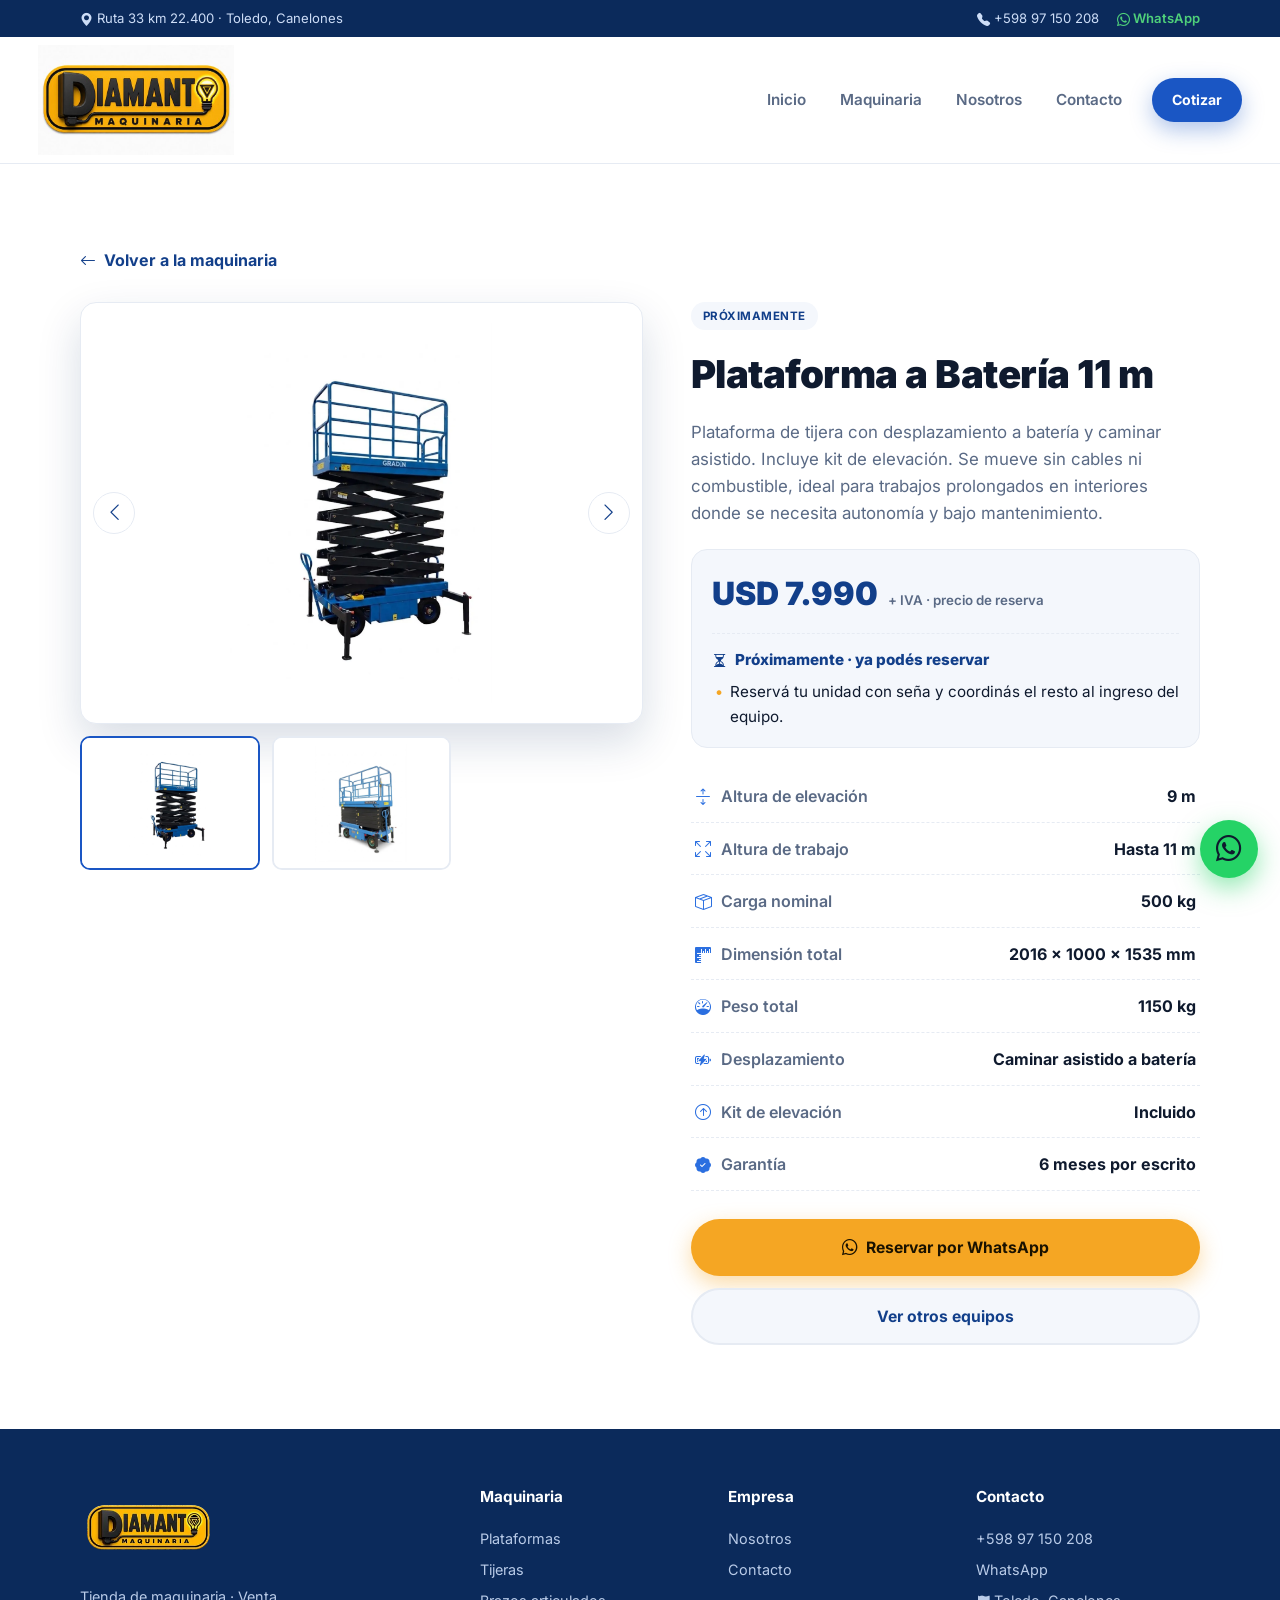
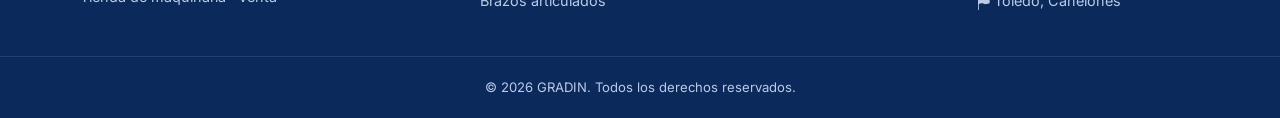
<file: maquinaria/plataforma-bateria-11m/index.html>
<!DOCTYPE html>
<html lang="es">
<head>
  <meta charset="UTF-8" />
  <meta name="viewport" content="width=device-width, initial-scale=1.0" />
  <meta name="description" content="Plataforma de tijera con desplazamiento a batería y caminar asistido. Incluye kit de elevación. Se mueve sin cables ni combustible, ideal para trabajos…" />
  <meta name="theme-color" content="#0b2a5b" />
  <title>GRADIN · Plataforma a Batería 11 m</title>

  <link rel="canonical" href="https://gradinuruguay.com.uy/maquinaria/plataforma-bateria-11m/" />

  <meta property="og:type" content="product" />
  <meta property="og:site_name" content="GRADIN" />
  <meta property="og:locale" content="es_UY" />
  <meta property="og:url" content="https://gradinuruguay.com.uy/maquinaria/plataforma-bateria-11m/" />
  <meta property="og:title" content="GRADIN · Plataforma a Batería 11 m" />
  <meta property="og:description" content="Plataforma de tijera con desplazamiento a batería y caminar asistido. Incluye kit de elevación. Se mueve sin cables ni combustible, ideal para trabajos prolongados en interiores donde se necesita…" />
  <meta property="og:image" content="https://gradinuruguay.com.uy/assets/productos/bateria-9m-1.webp" />
  <meta property="og:image:alt" content="Plataforma a Batería 11 m" />
  <meta name="twitter:card" content="summary_large_image" />

  <script type="application/ld+json">
{
  "@context": "https://schema.org",
  "@type": "Product",
  "name": "Plataforma a Batería 11 m",
  "description": "Plataforma de tijera con desplazamiento a batería y caminar asistido. Incluye kit de elevación. Se mueve sin cables ni combustible, ideal para trabajos prolongados en interiores donde se necesita autonomía y bajo mantenimiento.",
  "sku": "bateria-9m",
  "image": [
    "https://gradinuruguay.com.uy/assets/productos/bateria-9m-1.webp",
    "https://gradinuruguay.com.uy/assets/productos/bateria-9m-2.webp"
  ],
  "brand": {
    "@type": "Brand",
    "name": "GRADIN"
  },
  "additionalProperty": [
    {
      "@type": "PropertyValue",
      "name": "Altura de elevación",
      "value": "9 m"
    },
    {
      "@type": "PropertyValue",
      "name": "Altura de trabajo",
      "value": "Hasta 11 m"
    },
    {
      "@type": "PropertyValue",
      "name": "Carga nominal",
      "value": "500 kg"
    },
    {
      "@type": "PropertyValue",
      "name": "Dimensión total",
      "value": "2016 × 1000 × 1535 mm"
    },
    {
      "@type": "PropertyValue",
      "name": "Peso total",
      "value": "1150 kg"
    },
    {
      "@type": "PropertyValue",
      "name": "Desplazamiento",
      "value": "Caminar asistido a batería"
    },
    {
      "@type": "PropertyValue",
      "name": "Kit de elevación",
      "value": "Incluido"
    },
    {
      "@type": "PropertyValue",
      "name": "Garantía",
      "value": "6 meses por escrito"
    }
  ],
  "offers": {
    "@type": "Offer",
    "url": "https://gradinuruguay.com.uy/maquinaria/plataforma-bateria-11m/",
    "priceCurrency": "USD",
    "price": 7990,
    "availability": "https://schema.org/PreOrder",
    "seller": {
      "@type": "Organization",
      "name": "GRADIN"
    }
  }
}
  </script>
  <script type="application/ld+json">
{
  "@context": "https://schema.org",
  "@type": "BreadcrumbList",
  "itemListElement": [
    {
      "@type": "ListItem",
      "position": 1,
      "name": "Inicio",
      "item": "https://gradinuruguay.com.uy/"
    },
    {
      "@type": "ListItem",
      "position": 2,
      "name": "Maquinaria",
      "item": "https://gradinuruguay.com.uy/#productos"
    },
    {
      "@type": "ListItem",
      "position": 3,
      "name": "Plataforma a Batería 11 m",
      "item": "https://gradinuruguay.com.uy/maquinaria/plataforma-bateria-11m/"
    }
  ]
}
  </script>

  <!-- Favicon -->
  <link rel="icon" href="../../assets/favicon.ico" sizes="any" />
  <link rel="icon" type="image/png" href="../../assets/favicon.png" sizes="64x64" />
  <link rel="apple-touch-icon" href="../../assets/apple-touch-icon.png" />

  <!-- Inter y los íconos ahora son archivos propios, declarados con @font-face
       arriba de styles.css. Al no haber hojas de estilo de terceros el navegador
       no tiene que abrir conexión a otros hosts antes de pintar, y de paso se
       cae el TODO de integrity que pedía el <link> a la CDN.
       El preload adelanta la fuente, que si no se pide recién cuando el
       navegador terminó de parsear styles.css. -->
  <link rel="preload" href="../../assets/fonts/inter-latin-var.woff2" as="font" type="font/woff2" crossorigin />
  <link rel="stylesheet" href="../../styles.css" />
</head>
<body>

  <a class="skip-link" href="#detalle">Saltar al contenido</a>

  <!-- ===== Top bar ===== -->
  <div class="topbar">
    <div class="container topbar__inner">
      <span class="topbar__item"><i class="bi bi-geo-alt-fill"></i> Ruta 33 km 22.400 · Toledo, Canelones</span>
      <div class="topbar__right">
        <a href="tel:+59897150208" class="topbar__item"><i class="bi bi-telephone-fill"></i> +598 97 150 208</a>
        <a href="https://wa.me/59897150208" target="_blank" rel="noopener" class="topbar__item topbar__wpp"><i class="bi bi-whatsapp"></i> WhatsApp</a>
      </div>
    </div>
  </div>

  <!-- ===== Header / Nav ===== -->
  <header class="header" id="header">
    <div class="container header__inner">
      <a href="../../#inicio" class="logo">
        <img src="../../assets/logodiamanta.jpeg" alt="DIAMANTO Maquinaria" width="600" height="337" fetchpriority="high">
      </a>
      <nav class="nav" id="nav">
        <a href="../../#inicio" class="nav__link">Inicio</a>
        <a href="../../#productos" class="nav__link">Maquinaria</a>
        <a href="../../#nosotros" class="nav__link">Nosotros</a>
        <a href="../../#contacto" class="nav__link">Contacto</a>
        <a href="https://wa.me/59897150208" target="_blank" rel="noopener" class="btn btn--sm btn--primary nav__cta">Cotizar</a>
      </nav>
      <button class="nav__toggle" id="navToggle" aria-label="Abrir menú" aria-expanded="false" aria-controls="nav">
        <span></span><span></span><span></span>
      </button>
    </div>
  </header>

  <!-- ===== Detalle del producto ===== -->
  <main class="section" id="detalle">
    <div class="container">
      <a href="../../#productos" class="detail__back"><i class="bi bi-arrow-left"></i> Volver a la maquinaria</a>
      <div class="detail" id="detail" data-product="bateria-9m">
      <div class="detail__gallery">
        <div class="gallery__main" id="galMain">
          <img id="galImg" src="../../assets/productos/bateria-9m-1.webp" alt="Plataforma a Batería 11 m" width="965" height="1400" fetchpriority="high"
               tabindex="0" role="button" aria-label="Ampliar imagen de Plataforma a Batería 11 m">
          <div class="gallery__ph"><i class="bi bi-battery-charging"></i><span>Foto próximamente</span></div>
          <button type="button" class="gallery__nav gallery__nav--prev" id="galPrev" aria-label="Foto anterior"><i class="bi bi-chevron-left"></i></button>
          <button type="button" class="gallery__nav gallery__nav--next" id="galNext" aria-label="Foto siguiente"><i class="bi bi-chevron-right"></i></button>
        </div>
        <div class="gallery__thumbs">
        <button type="button" class="gallery__thumb is-active" data-index="0" aria-label="Ver foto 1 de 2" aria-pressed="true">
          <img src="../../assets/productos/bateria-9m-1.webp" alt="Plataforma a Batería 11 m — foto 1" width="965" height="1400" loading="lazy" decoding="async" onerror="this.style.display='none'">
          <i class="bi bi-battery-charging"></i>
        </button>
        <button type="button" class="gallery__thumb " data-index="1" aria-label="Ver foto 2 de 2" aria-pressed="false">
          <img src="../../assets/productos/bateria-9m-2.webp" alt="Plataforma a Batería 11 m — foto 2" width="1086" height="1400" loading="lazy" decoding="async" onerror="this.style.display='none'">
          <i class="bi bi-battery-charging"></i>
        </button>
        </div>
      </div>

      <div class="detail__info">
        <span class="pcard__tag  detail__tag">Próximamente</span>
        <h1 class="detail__title">Plataforma a Batería 11 m</h1>
        <p class="detail__desc">Plataforma de tijera con desplazamiento a batería y caminar asistido. Incluye kit de elevación. Se mueve sin cables ni combustible, ideal para trabajos prolongados en interiores donde se necesita autonomía y bajo mantenimiento.</p>

        <div class="detail__price">
          <div class="detail__price-row">
            <span class="detail__price-big">USD 7.990</span>
            <small>+ IVA · precio de reserva</small>
          </div>
          <div class="detail__finance">
            <p class="detail__finance-title"><i class="bi bi-hourglass-split"></i> Próximamente · ya podés reservar</p>
            <ul>
              <li>Reservá tu unidad con seña y coordinás el resto al ingreso del equipo.</li>
            </ul>
          </div>
        </div>
        <ul class="spec-list">
          <li class="spec">
            <span class="spec__label"><i class="bi bi-arrows-expand"></i> Altura de elevación</span>
            <span class="spec__value">9 m</span>
          </li>
          <li class="spec">
            <span class="spec__label"><i class="bi bi-arrows-fullscreen"></i> Altura de trabajo</span>
            <span class="spec__value">Hasta 11 m</span>
          </li>
          <li class="spec">
            <span class="spec__label"><i class="bi bi-box-seam"></i> Carga nominal</span>
            <span class="spec__value">500 kg</span>
          </li>
          <li class="spec">
            <span class="spec__label"><i class="bi bi-rulers"></i> Dimensión total</span>
            <span class="spec__value">2016 × 1000 × 1535 mm</span>
          </li>
          <li class="spec">
            <span class="spec__label"><i class="bi bi-speedometer"></i> Peso total</span>
            <span class="spec__value">1150 kg</span>
          </li>
          <li class="spec">
            <span class="spec__label"><i class="bi bi-battery-charging"></i> Desplazamiento</span>
            <span class="spec__value">Caminar asistido a batería</span>
          </li>
          <li class="spec">
            <span class="spec__label"><i class="bi bi-arrow-up-circle"></i> Kit de elevación</span>
            <span class="spec__value">Incluido</span>
          </li>
          <li class="spec">
            <span class="spec__label"><i class="bi bi-patch-check-fill"></i> Garantía</span>
            <span class="spec__value">6 meses por escrito</span>
          </li>
        </ul>

        <div class="detail__actions">
          <a class="btn btn--accent btn--block" href="https://wa.me/59897150208?text=Hola%20GRADIN%2C%20quiero%20reservar%20la%20Plataforma%20a%20Bater%C3%ADa%2011%20m%20(pr%C3%B3ximo%20ingreso).%20%C2%BFC%C3%B3mo%20hago%20la%20reserva%3F" target="_blank" rel="noopener">
            <i class="bi bi-whatsapp"></i> Reservar por WhatsApp
          </a>
          <a class="btn btn--ghost-dark btn--block" href="../../#productos">Ver otros equipos</a>
        </div>
      </div>
      </div>
    </div>
  </main>

  <!-- ===== Footer ===== -->
  <footer class="footer">
    <div class="container footer__inner">
      <div>
        <a href="../../#inicio" class="logo logo--footer"><img src="../../assets/logo-diamanto.webp" alt="DIAMANTO Maquinaria" width="260" height="173" loading="lazy" style="height:90px;width:auto;"></a>
        <p class="footer__tag">Tienda de maquinaria · Venta</p>
      </div>
      <div class="footer__cols">
        <div>
          <h4>Maquinaria</h4>
          <a href="../../#productos">Plataformas</a>
          <a href="../../#productos">Tijeras</a>
          <a href="../../#productos">Brazos articulados</a>
        </div>
        <div>
          <h4>Empresa</h4>
          <a href="../../#nosotros">Nosotros</a>
          <a href="../../#contacto">Contacto</a>
        </div>
        <div>
          <h4>Contacto</h4>
          <a href="tel:+59897150208">+598 97 150 208</a>
          <a href="https://wa.me/59897150208" target="_blank" rel="noopener">WhatsApp</a>
          <span><i class="bi bi-flag-fill"></i> Toledo, Canelones</span>
        </div>
      </div>
    </div>
    <div class="footer__bottom">
      <div class="container">© <span id="year"></span> GRADIN. Todos los derechos reservados.</div>
    </div>
  </footer>

  <a href="https://wa.me/59897150208" target="_blank" rel="noopener" class="fab" aria-label="WhatsApp"><i class="bi bi-whatsapp"></i></a>

  <script src="../../ficha.js"></script>
</body>
</html>
</file>
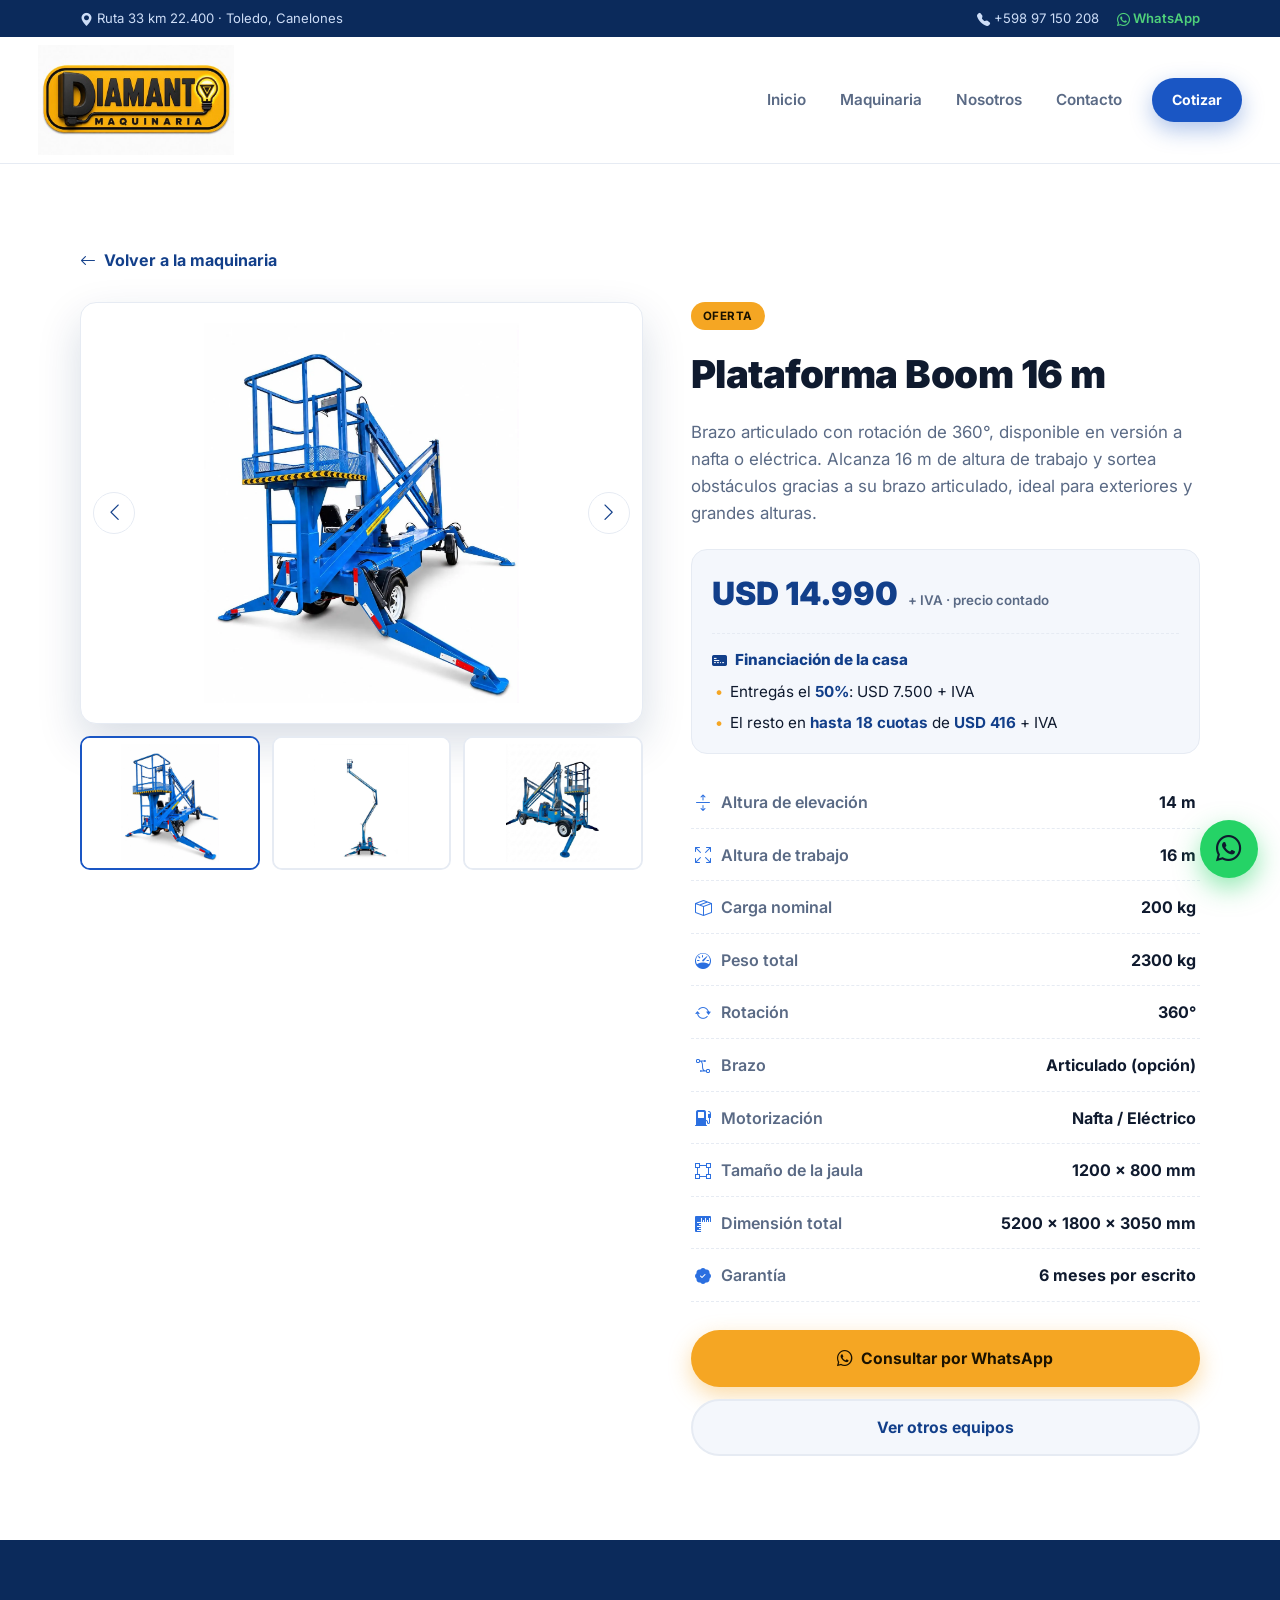
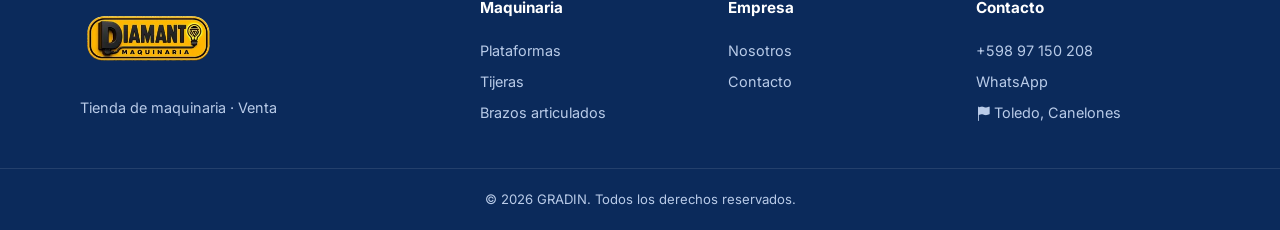
<file: maquinaria/plataforma-boom-16m/index.html>
<!DOCTYPE html>
<html lang="es">
<head>
  <meta charset="UTF-8" />
  <meta name="viewport" content="width=device-width, initial-scale=1.0" />
  <meta name="description" content="Brazo articulado con rotación de 360°, disponible en versión a nafta o eléctrica. Alcanza 16 m de altura de trabajo y sortea obstáculos gracias a su brazo…" />
  <meta name="theme-color" content="#0b2a5b" />
  <title>GRADIN · Plataforma Boom 16 m</title>

  <link rel="canonical" href="https://gradinuruguay.com.uy/maquinaria/plataforma-boom-16m/" />

  <meta property="og:type" content="product" />
  <meta property="og:site_name" content="GRADIN" />
  <meta property="og:locale" content="es_UY" />
  <meta property="og:url" content="https://gradinuruguay.com.uy/maquinaria/plataforma-boom-16m/" />
  <meta property="og:title" content="GRADIN · Plataforma Boom 16 m" />
  <meta property="og:description" content="Brazo articulado con rotación de 360°, disponible en versión a nafta o eléctrica. Alcanza 16 m de altura de trabajo y sortea obstáculos gracias a su brazo articulado, ideal para exteriores y grandes…" />
  <meta property="og:image" content="https://gradinuruguay.com.uy/assets/productos/boom-16m-1.webp" />
  <meta property="og:image:alt" content="Plataforma Boom 16 m" />
  <meta name="twitter:card" content="summary_large_image" />

  <script type="application/ld+json">
{
  "@context": "https://schema.org",
  "@type": "Product",
  "name": "Plataforma Boom 16 m",
  "description": "Brazo articulado con rotación de 360°, disponible en versión a nafta o eléctrica. Alcanza 16 m de altura de trabajo y sortea obstáculos gracias a su brazo articulado, ideal para exteriores y grandes alturas.",
  "sku": "boom-16m",
  "image": [
    "https://gradinuruguay.com.uy/assets/productos/boom-16m-1.webp",
    "https://gradinuruguay.com.uy/assets/productos/boom-16m-2.webp",
    "https://gradinuruguay.com.uy/assets/productos/boom-16m-3.webp"
  ],
  "brand": {
    "@type": "Brand",
    "name": "GRADIN"
  },
  "additionalProperty": [
    {
      "@type": "PropertyValue",
      "name": "Altura de elevación",
      "value": "14 m"
    },
    {
      "@type": "PropertyValue",
      "name": "Altura de trabajo",
      "value": "16 m"
    },
    {
      "@type": "PropertyValue",
      "name": "Carga nominal",
      "value": "200 kg"
    },
    {
      "@type": "PropertyValue",
      "name": "Peso total",
      "value": "2300 kg"
    },
    {
      "@type": "PropertyValue",
      "name": "Rotación",
      "value": "360°"
    },
    {
      "@type": "PropertyValue",
      "name": "Brazo",
      "value": "Articulado (opción)"
    },
    {
      "@type": "PropertyValue",
      "name": "Motorización",
      "value": "Nafta / Eléctrico"
    },
    {
      "@type": "PropertyValue",
      "name": "Tamaño de la jaula",
      "value": "1200 × 800 mm"
    },
    {
      "@type": "PropertyValue",
      "name": "Dimensión total",
      "value": "5200 × 1800 × 3050 mm"
    },
    {
      "@type": "PropertyValue",
      "name": "Garantía",
      "value": "6 meses por escrito"
    }
  ],
  "offers": {
    "@type": "Offer",
    "url": "https://gradinuruguay.com.uy/maquinaria/plataforma-boom-16m/",
    "priceCurrency": "USD",
    "price": 14990,
    "availability": "https://schema.org/InStock",
    "seller": {
      "@type": "Organization",
      "name": "GRADIN"
    }
  }
}
  </script>
  <script type="application/ld+json">
{
  "@context": "https://schema.org",
  "@type": "BreadcrumbList",
  "itemListElement": [
    {
      "@type": "ListItem",
      "position": 1,
      "name": "Inicio",
      "item": "https://gradinuruguay.com.uy/"
    },
    {
      "@type": "ListItem",
      "position": 2,
      "name": "Maquinaria",
      "item": "https://gradinuruguay.com.uy/#productos"
    },
    {
      "@type": "ListItem",
      "position": 3,
      "name": "Plataforma Boom 16 m",
      "item": "https://gradinuruguay.com.uy/maquinaria/plataforma-boom-16m/"
    }
  ]
}
  </script>

  <!-- Favicon -->
  <link rel="icon" href="../../assets/favicon.ico" sizes="any" />
  <link rel="icon" type="image/png" href="../../assets/favicon.png" sizes="64x64" />
  <link rel="apple-touch-icon" href="../../assets/apple-touch-icon.png" />

  <!-- Inter y los íconos ahora son archivos propios, declarados con @font-face
       arriba de styles.css. Al no haber hojas de estilo de terceros el navegador
       no tiene que abrir conexión a otros hosts antes de pintar, y de paso se
       cae el TODO de integrity que pedía el <link> a la CDN.
       El preload adelanta la fuente, que si no se pide recién cuando el
       navegador terminó de parsear styles.css. -->
  <link rel="preload" href="../../assets/fonts/inter-latin-var.woff2" as="font" type="font/woff2" crossorigin />
  <link rel="stylesheet" href="../../styles.css" />
</head>
<body>

  <a class="skip-link" href="#detalle">Saltar al contenido</a>

  <!-- ===== Top bar ===== -->
  <div class="topbar">
    <div class="container topbar__inner">
      <span class="topbar__item"><i class="bi bi-geo-alt-fill"></i> Ruta 33 km 22.400 · Toledo, Canelones</span>
      <div class="topbar__right">
        <a href="tel:+59897150208" class="topbar__item"><i class="bi bi-telephone-fill"></i> +598 97 150 208</a>
        <a href="https://wa.me/59897150208" target="_blank" rel="noopener" class="topbar__item topbar__wpp"><i class="bi bi-whatsapp"></i> WhatsApp</a>
      </div>
    </div>
  </div>

  <!-- ===== Header / Nav ===== -->
  <header class="header" id="header">
    <div class="container header__inner">
      <a href="../../#inicio" class="logo">
        <img src="../../assets/logodiamanta.jpeg" alt="DIAMANTO Maquinaria" width="600" height="337" fetchpriority="high">
      </a>
      <nav class="nav" id="nav">
        <a href="../../#inicio" class="nav__link">Inicio</a>
        <a href="../../#productos" class="nav__link">Maquinaria</a>
        <a href="../../#nosotros" class="nav__link">Nosotros</a>
        <a href="../../#contacto" class="nav__link">Contacto</a>
        <a href="https://wa.me/59897150208" target="_blank" rel="noopener" class="btn btn--sm btn--primary nav__cta">Cotizar</a>
      </nav>
      <button class="nav__toggle" id="navToggle" aria-label="Abrir menú" aria-expanded="false" aria-controls="nav">
        <span></span><span></span><span></span>
      </button>
    </div>
  </header>

  <!-- ===== Detalle del producto ===== -->
  <main class="section" id="detalle">
    <div class="container">
      <a href="../../#productos" class="detail__back"><i class="bi bi-arrow-left"></i> Volver a la maquinaria</a>
      <div class="detail" id="detail" data-product="boom-16m">
      <div class="detail__gallery">
        <div class="gallery__main" id="galMain">
          <img id="galImg" src="../../assets/productos/boom-16m-1.webp" alt="Plataforma Boom 16 m" width="1142" height="1377" fetchpriority="high"
               tabindex="0" role="button" aria-label="Ampliar imagen de Plataforma Boom 16 m">
          <div class="gallery__ph"><i class="bi bi-bezier2"></i><span>Foto próximamente</span></div>
          <button type="button" class="gallery__nav gallery__nav--prev" id="galPrev" aria-label="Foto anterior"><i class="bi bi-chevron-left"></i></button>
          <button type="button" class="gallery__nav gallery__nav--next" id="galNext" aria-label="Foto siguiente"><i class="bi bi-chevron-right"></i></button>
        </div>
        <div class="gallery__thumbs">
        <button type="button" class="gallery__thumb is-active" data-index="0" aria-label="Ver foto 1 de 3" aria-pressed="true">
          <img src="../../assets/productos/boom-16m-1.webp" alt="Plataforma Boom 16 m — foto 1" width="1142" height="1377" loading="lazy" decoding="async" onerror="this.style.display='none'">
          <i class="bi bi-bezier2"></i>
        </button>
        <button type="button" class="gallery__thumb " data-index="1" aria-label="Ver foto 2 de 3" aria-pressed="false">
          <img src="../../assets/productos/boom-16m-2.webp" alt="Plataforma Boom 16 m — foto 2" width="1112" height="1400" loading="lazy" decoding="async" onerror="this.style.display='none'">
          <i class="bi bi-bezier2"></i>
        </button>
        <button type="button" class="gallery__thumb " data-index="2" aria-label="Ver foto 3 de 3" aria-pressed="false">
          <img src="../../assets/productos/boom-16m-3.webp" alt="Plataforma Boom 16 m — foto 3" width="1179" height="1475" loading="lazy" decoding="async" onerror="this.style.display='none'">
          <i class="bi bi-bezier2"></i>
        </button>
        </div>
      </div>

      <div class="detail__info">
        <span class="pcard__tag pcard__tag--hot detail__tag">Oferta</span>
        <h1 class="detail__title">Plataforma Boom 16 m</h1>
        <p class="detail__desc">Brazo articulado con rotación de 360°, disponible en versión a nafta o eléctrica. Alcanza 16 m de altura de trabajo y sortea obstáculos gracias a su brazo articulado, ideal para exteriores y grandes alturas.</p>

        <div class="detail__price">
          <div class="detail__price-row">
            <span class="detail__price-big">USD 14.990</span>
            <small>+ IVA · precio contado</small>
          </div>
          <div class="detail__finance">
            <p class="detail__finance-title"><i class="bi bi-credit-card-2-front-fill"></i> Financiación de la casa</p>
            <ul>
              <li>Entregás el <strong>50%</strong>: USD 7.500 + IVA</li>
              <li>El resto en <strong>hasta 18 cuotas</strong> de <strong>USD 416</strong> + IVA</li>
            </ul>
          </div>
        </div>
        <ul class="spec-list">
          <li class="spec">
            <span class="spec__label"><i class="bi bi-arrows-expand"></i> Altura de elevación</span>
            <span class="spec__value">14 m</span>
          </li>
          <li class="spec">
            <span class="spec__label"><i class="bi bi-arrows-fullscreen"></i> Altura de trabajo</span>
            <span class="spec__value">16 m</span>
          </li>
          <li class="spec">
            <span class="spec__label"><i class="bi bi-box-seam"></i> Carga nominal</span>
            <span class="spec__value">200 kg</span>
          </li>
          <li class="spec">
            <span class="spec__label"><i class="bi bi-speedometer"></i> Peso total</span>
            <span class="spec__value">2300 kg</span>
          </li>
          <li class="spec">
            <span class="spec__label"><i class="bi bi-arrow-repeat"></i> Rotación</span>
            <span class="spec__value">360°</span>
          </li>
          <li class="spec">
            <span class="spec__label"><i class="bi bi-bezier2"></i> Brazo</span>
            <span class="spec__value">Articulado (opción)</span>
          </li>
          <li class="spec">
            <span class="spec__label"><i class="bi bi-fuel-pump-fill"></i> Motorización</span>
            <span class="spec__value">Nafta / Eléctrico</span>
          </li>
          <li class="spec">
            <span class="spec__label"><i class="bi bi-bounding-box"></i> Tamaño de la jaula</span>
            <span class="spec__value">1200 × 800 mm</span>
          </li>
          <li class="spec">
            <span class="spec__label"><i class="bi bi-rulers"></i> Dimensión total</span>
            <span class="spec__value">5200 × 1800 × 3050 mm</span>
          </li>
          <li class="spec">
            <span class="spec__label"><i class="bi bi-patch-check-fill"></i> Garantía</span>
            <span class="spec__value">6 meses por escrito</span>
          </li>
        </ul>

        <div class="detail__actions">
          <a class="btn btn--accent btn--block" href="https://wa.me/59897150208?text=Hola%20GRADIN%2C%20me%20interesa%20la%20Plataforma%20Boom%2016%20m.%20%C2%BFMe%20pas%C3%A1s%20precio%20y%20disponibilidad%3F" target="_blank" rel="noopener">
            <i class="bi bi-whatsapp"></i> Consultar por WhatsApp
          </a>
          <a class="btn btn--ghost-dark btn--block" href="../../#productos">Ver otros equipos</a>
        </div>
      </div>
      </div>
    </div>
  </main>

  <!-- ===== Footer ===== -->
  <footer class="footer">
    <div class="container footer__inner">
      <div>
        <a href="../../#inicio" class="logo logo--footer"><img src="../../assets/logo-diamanto.webp" alt="DIAMANTO Maquinaria" width="260" height="173" loading="lazy" style="height:90px;width:auto;"></a>
        <p class="footer__tag">Tienda de maquinaria · Venta</p>
      </div>
      <div class="footer__cols">
        <div>
          <h4>Maquinaria</h4>
          <a href="../../#productos">Plataformas</a>
          <a href="../../#productos">Tijeras</a>
          <a href="../../#productos">Brazos articulados</a>
        </div>
        <div>
          <h4>Empresa</h4>
          <a href="../../#nosotros">Nosotros</a>
          <a href="../../#contacto">Contacto</a>
        </div>
        <div>
          <h4>Contacto</h4>
          <a href="tel:+59897150208">+598 97 150 208</a>
          <a href="https://wa.me/59897150208" target="_blank" rel="noopener">WhatsApp</a>
          <span><i class="bi bi-flag-fill"></i> Toledo, Canelones</span>
        </div>
      </div>
    </div>
    <div class="footer__bottom">
      <div class="container">© <span id="year"></span> GRADIN. Todos los derechos reservados.</div>
    </div>
  </footer>

  <a href="https://wa.me/59897150208" target="_blank" rel="noopener" class="fab" aria-label="WhatsApp"><i class="bi bi-whatsapp"></i></a>

  <script src="../../ficha.js"></script>
</body>
</html>
</file>
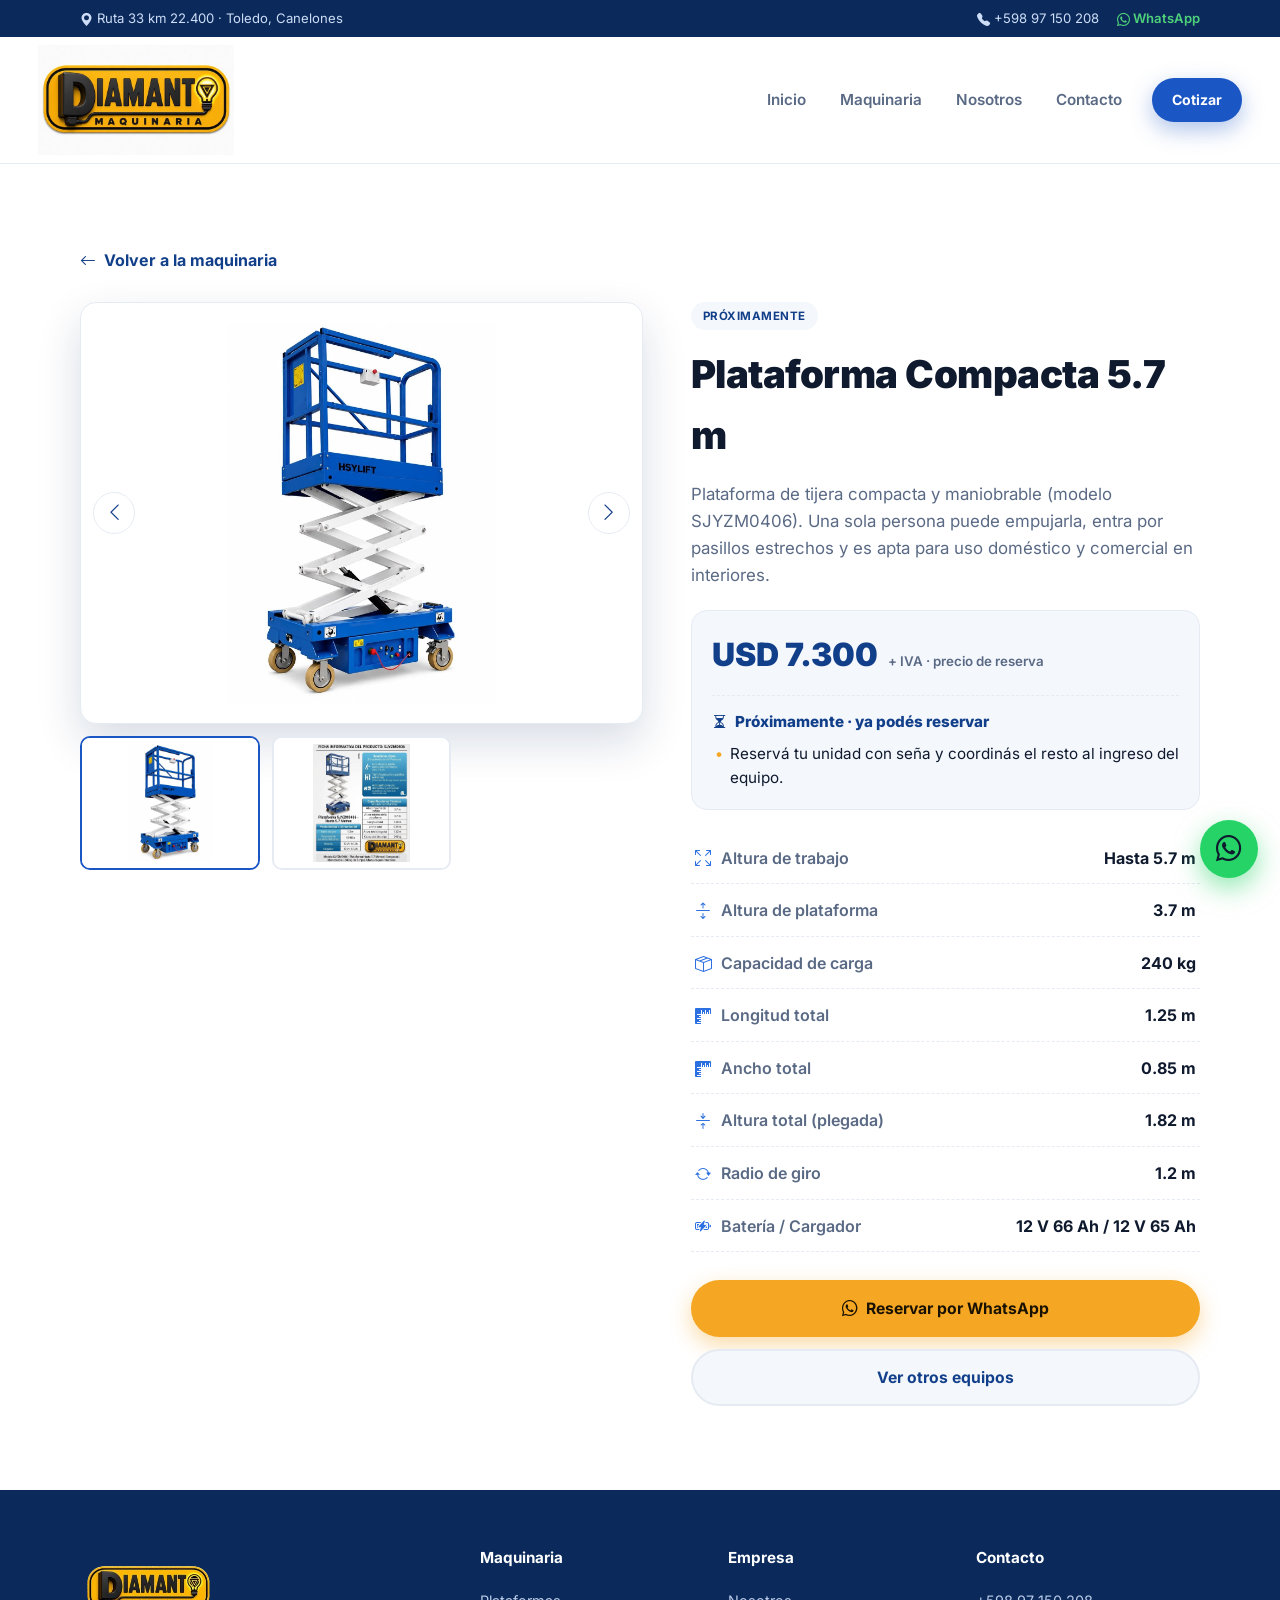
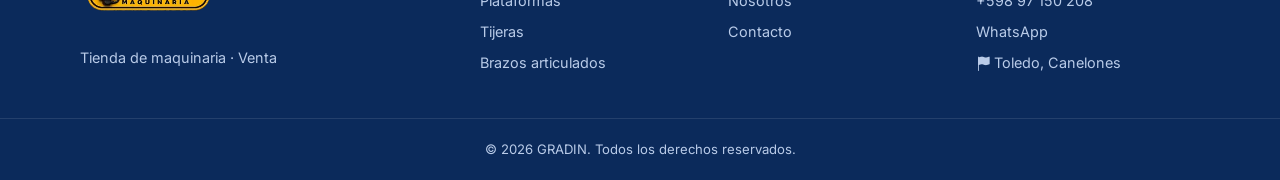
<file: maquinaria/plataforma-compacta-5-7m/index.html>
<!DOCTYPE html>
<html lang="es">
<head>
  <meta charset="UTF-8" />
  <meta name="viewport" content="width=device-width, initial-scale=1.0" />
  <meta name="description" content="Plataforma de tijera compacta y maniobrable (modelo SJYZM0406). Una sola persona puede empujarla, entra por pasillos estrechos y es apta para uso…" />
  <meta name="theme-color" content="#0b2a5b" />
  <title>GRADIN · Plataforma Compacta 5.7 m</title>

  <link rel="canonical" href="https://gradinuruguay.com.uy/maquinaria/plataforma-compacta-5-7m/" />

  <meta property="og:type" content="product" />
  <meta property="og:site_name" content="GRADIN" />
  <meta property="og:locale" content="es_UY" />
  <meta property="og:url" content="https://gradinuruguay.com.uy/maquinaria/plataforma-compacta-5-7m/" />
  <meta property="og:title" content="GRADIN · Plataforma Compacta 5.7 m" />
  <meta property="og:description" content="Plataforma de tijera compacta y maniobrable (modelo SJYZM0406). Una sola persona puede empujarla, entra por pasillos estrechos y es apta para uso doméstico y comercial en interiores." />
  <meta property="og:image" content="https://gradinuruguay.com.uy/assets/plataforma-nopixeleada.webp" />
  <meta property="og:image:alt" content="Plataforma Compacta 5.7 m" />
  <meta name="twitter:card" content="summary_large_image" />

  <script type="application/ld+json">
{
  "@context": "https://schema.org",
  "@type": "Product",
  "name": "Plataforma Compacta 5.7 m",
  "description": "Plataforma de tijera compacta y maniobrable (modelo SJYZM0406). Una sola persona puede empujarla, entra por pasillos estrechos y es apta para uso doméstico y comercial en interiores.",
  "sku": "hsylift-compacta",
  "image": [
    "https://gradinuruguay.com.uy/assets/plataforma-nopixeleada.webp",
    "https://gradinuruguay.com.uy/assets/ficha-tijera-5,7m.webp"
  ],
  "brand": {
    "@type": "Brand",
    "name": "HSY LIFT"
  },
  "additionalProperty": [
    {
      "@type": "PropertyValue",
      "name": "Altura de trabajo",
      "value": "Hasta 5.7 m"
    },
    {
      "@type": "PropertyValue",
      "name": "Altura de plataforma",
      "value": "3.7 m"
    },
    {
      "@type": "PropertyValue",
      "name": "Capacidad de carga",
      "value": "240 kg"
    },
    {
      "@type": "PropertyValue",
      "name": "Longitud total",
      "value": "1.25 m"
    },
    {
      "@type": "PropertyValue",
      "name": "Ancho total",
      "value": "0.85 m"
    },
    {
      "@type": "PropertyValue",
      "name": "Altura total (plegada)",
      "value": "1.82 m"
    },
    {
      "@type": "PropertyValue",
      "name": "Radio de giro",
      "value": "1.2 m"
    },
    {
      "@type": "PropertyValue",
      "name": "Batería / Cargador",
      "value": "12 V 66 Ah / 12 V 65 Ah"
    }
  ],
  "offers": {
    "@type": "Offer",
    "url": "https://gradinuruguay.com.uy/maquinaria/plataforma-compacta-5-7m/",
    "priceCurrency": "USD",
    "price": 7300,
    "availability": "https://schema.org/PreOrder",
    "seller": {
      "@type": "Organization",
      "name": "GRADIN"
    }
  }
}
  </script>
  <script type="application/ld+json">
{
  "@context": "https://schema.org",
  "@type": "BreadcrumbList",
  "itemListElement": [
    {
      "@type": "ListItem",
      "position": 1,
      "name": "Inicio",
      "item": "https://gradinuruguay.com.uy/"
    },
    {
      "@type": "ListItem",
      "position": 2,
      "name": "Maquinaria",
      "item": "https://gradinuruguay.com.uy/#productos"
    },
    {
      "@type": "ListItem",
      "position": 3,
      "name": "Plataforma Compacta 5.7 m",
      "item": "https://gradinuruguay.com.uy/maquinaria/plataforma-compacta-5-7m/"
    }
  ]
}
  </script>

  <!-- Favicon -->
  <link rel="icon" href="../../assets/favicon.ico" sizes="any" />
  <link rel="icon" type="image/png" href="../../assets/favicon.png" sizes="64x64" />
  <link rel="apple-touch-icon" href="../../assets/apple-touch-icon.png" />

  <!-- Inter y los íconos ahora son archivos propios, declarados con @font-face
       arriba de styles.css. Al no haber hojas de estilo de terceros el navegador
       no tiene que abrir conexión a otros hosts antes de pintar, y de paso se
       cae el TODO de integrity que pedía el <link> a la CDN.
       El preload adelanta la fuente, que si no se pide recién cuando el
       navegador terminó de parsear styles.css. -->
  <link rel="preload" href="../../assets/fonts/inter-latin-var.woff2" as="font" type="font/woff2" crossorigin />
  <link rel="stylesheet" href="../../styles.css" />
</head>
<body>

  <a class="skip-link" href="#detalle">Saltar al contenido</a>

  <!-- ===== Top bar ===== -->
  <div class="topbar">
    <div class="container topbar__inner">
      <span class="topbar__item"><i class="bi bi-geo-alt-fill"></i> Ruta 33 km 22.400 · Toledo, Canelones</span>
      <div class="topbar__right">
        <a href="tel:+59897150208" class="topbar__item"><i class="bi bi-telephone-fill"></i> +598 97 150 208</a>
        <a href="https://wa.me/59897150208" target="_blank" rel="noopener" class="topbar__item topbar__wpp"><i class="bi bi-whatsapp"></i> WhatsApp</a>
      </div>
    </div>
  </div>

  <!-- ===== Header / Nav ===== -->
  <header class="header" id="header">
    <div class="container header__inner">
      <a href="../../#inicio" class="logo">
        <img src="../../assets/logodiamanta.jpeg" alt="DIAMANTO Maquinaria" width="600" height="337" fetchpriority="high">
      </a>
      <nav class="nav" id="nav">
        <a href="../../#inicio" class="nav__link">Inicio</a>
        <a href="../../#productos" class="nav__link">Maquinaria</a>
        <a href="../../#nosotros" class="nav__link">Nosotros</a>
        <a href="../../#contacto" class="nav__link">Contacto</a>
        <a href="https://wa.me/59897150208" target="_blank" rel="noopener" class="btn btn--sm btn--primary nav__cta">Cotizar</a>
      </nav>
      <button class="nav__toggle" id="navToggle" aria-label="Abrir menú" aria-expanded="false" aria-controls="nav">
        <span></span><span></span><span></span>
      </button>
    </div>
  </header>

  <!-- ===== Detalle del producto ===== -->
  <main class="section" id="detalle">
    <div class="container">
      <a href="../../#productos" class="detail__back"><i class="bi bi-arrow-left"></i> Volver a la maquinaria</a>
      <div class="detail" id="detail" data-product="hsylift-compacta">
      <div class="detail__gallery">
        <div class="gallery__main" id="galMain">
          <img id="galImg" src="../../assets/plataforma-nopixeleada.webp" alt="Plataforma Compacta 5.7 m" width="991" height="1400" fetchpriority="high"
               tabindex="0" role="button" aria-label="Ampliar imagen de Plataforma Compacta 5.7 m">
          <div class="gallery__ph"><i class="bi bi-layers"></i><span>Foto próximamente</span></div>
          <button type="button" class="gallery__nav gallery__nav--prev" id="galPrev" aria-label="Foto anterior"><i class="bi bi-chevron-left"></i></button>
          <button type="button" class="gallery__nav gallery__nav--next" id="galNext" aria-label="Foto siguiente"><i class="bi bi-chevron-right"></i></button>
        </div>
        <div class="gallery__thumbs">
        <button type="button" class="gallery__thumb is-active" data-index="0" aria-label="Ver foto 1 de 2" aria-pressed="true">
          <img src="../../assets/plataforma-nopixeleada.webp" alt="Plataforma Compacta 5.7 m — foto 1" width="991" height="1400" loading="lazy" decoding="async" onerror="this.style.display='none'">
          <i class="bi bi-layers"></i>
        </button>
        <button type="button" class="gallery__thumb " data-index="1" aria-label="Ver foto 2 de 2" aria-pressed="false">
          <img src="../../assets/ficha-tijera-5,7m.webp" alt="Plataforma Compacta 5.7 m — foto 2" width="1149" height="1400" loading="lazy" decoding="async" onerror="this.style.display='none'">
          <i class="bi bi-layers"></i>
        </button>
        </div>
      </div>

      <div class="detail__info">
        <span class="pcard__tag  detail__tag">Próximamente</span>
        <h1 class="detail__title">Plataforma Compacta 5.7 m</h1>
        <p class="detail__desc">Plataforma de tijera compacta y maniobrable (modelo SJYZM0406). Una sola persona puede empujarla, entra por pasillos estrechos y es apta para uso doméstico y comercial en interiores.</p>

        <div class="detail__price">
          <div class="detail__price-row">
            <span class="detail__price-big">USD 7.300</span>
            <small>+ IVA · precio de reserva</small>
          </div>
          <div class="detail__finance">
            <p class="detail__finance-title"><i class="bi bi-hourglass-split"></i> Próximamente · ya podés reservar</p>
            <ul>
              <li>Reservá tu unidad con seña y coordinás el resto al ingreso del equipo.</li>
            </ul>
          </div>
        </div>
        <ul class="spec-list">
          <li class="spec">
            <span class="spec__label"><i class="bi bi-arrows-fullscreen"></i> Altura de trabajo</span>
            <span class="spec__value">Hasta 5.7 m</span>
          </li>
          <li class="spec">
            <span class="spec__label"><i class="bi bi-arrows-expand"></i> Altura de plataforma</span>
            <span class="spec__value">3.7 m</span>
          </li>
          <li class="spec">
            <span class="spec__label"><i class="bi bi-box-seam"></i> Capacidad de carga</span>
            <span class="spec__value">240 kg</span>
          </li>
          <li class="spec">
            <span class="spec__label"><i class="bi bi-rulers"></i> Longitud total</span>
            <span class="spec__value">1.25 m</span>
          </li>
          <li class="spec">
            <span class="spec__label"><i class="bi bi-rulers"></i> Ancho total</span>
            <span class="spec__value">0.85 m</span>
          </li>
          <li class="spec">
            <span class="spec__label"><i class="bi bi-arrows-collapse"></i> Altura total (plegada)</span>
            <span class="spec__value">1.82 m</span>
          </li>
          <li class="spec">
            <span class="spec__label"><i class="bi bi-arrow-repeat"></i> Radio de giro</span>
            <span class="spec__value">1.2 m</span>
          </li>
          <li class="spec">
            <span class="spec__label"><i class="bi bi-battery-charging"></i> Batería / Cargador</span>
            <span class="spec__value">12 V 66 Ah / 12 V 65 Ah</span>
          </li>
        </ul>

        <div class="detail__actions">
          <a class="btn btn--accent btn--block" href="https://wa.me/59897150208?text=Hola%20GRADIN%2C%20quiero%20reservar%20la%20Plataforma%20Compacta%205.7%20m%20(pr%C3%B3ximo%20ingreso).%20%C2%BFC%C3%B3mo%20hago%20la%20reserva%3F" target="_blank" rel="noopener">
            <i class="bi bi-whatsapp"></i> Reservar por WhatsApp
          </a>
          <a class="btn btn--ghost-dark btn--block" href="../../#productos">Ver otros equipos</a>
        </div>
      </div>
      </div>
    </div>
  </main>

  <!-- ===== Footer ===== -->
  <footer class="footer">
    <div class="container footer__inner">
      <div>
        <a href="../../#inicio" class="logo logo--footer"><img src="../../assets/logo-diamanto.webp" alt="DIAMANTO Maquinaria" width="260" height="173" loading="lazy" style="height:90px;width:auto;"></a>
        <p class="footer__tag">Tienda de maquinaria · Venta</p>
      </div>
      <div class="footer__cols">
        <div>
          <h4>Maquinaria</h4>
          <a href="../../#productos">Plataformas</a>
          <a href="../../#productos">Tijeras</a>
          <a href="../../#productos">Brazos articulados</a>
        </div>
        <div>
          <h4>Empresa</h4>
          <a href="../../#nosotros">Nosotros</a>
          <a href="../../#contacto">Contacto</a>
        </div>
        <div>
          <h4>Contacto</h4>
          <a href="tel:+59897150208">+598 97 150 208</a>
          <a href="https://wa.me/59897150208" target="_blank" rel="noopener">WhatsApp</a>
          <span><i class="bi bi-flag-fill"></i> Toledo, Canelones</span>
        </div>
      </div>
    </div>
    <div class="footer__bottom">
      <div class="container">© <span id="year"></span> GRADIN. Todos los derechos reservados.</div>
    </div>
  </footer>

  <a href="https://wa.me/59897150208" target="_blank" rel="noopener" class="fab" aria-label="WhatsApp"><i class="bi bi-whatsapp"></i></a>

  <script src="../../ficha.js"></script>
</body>
</html>
</file>
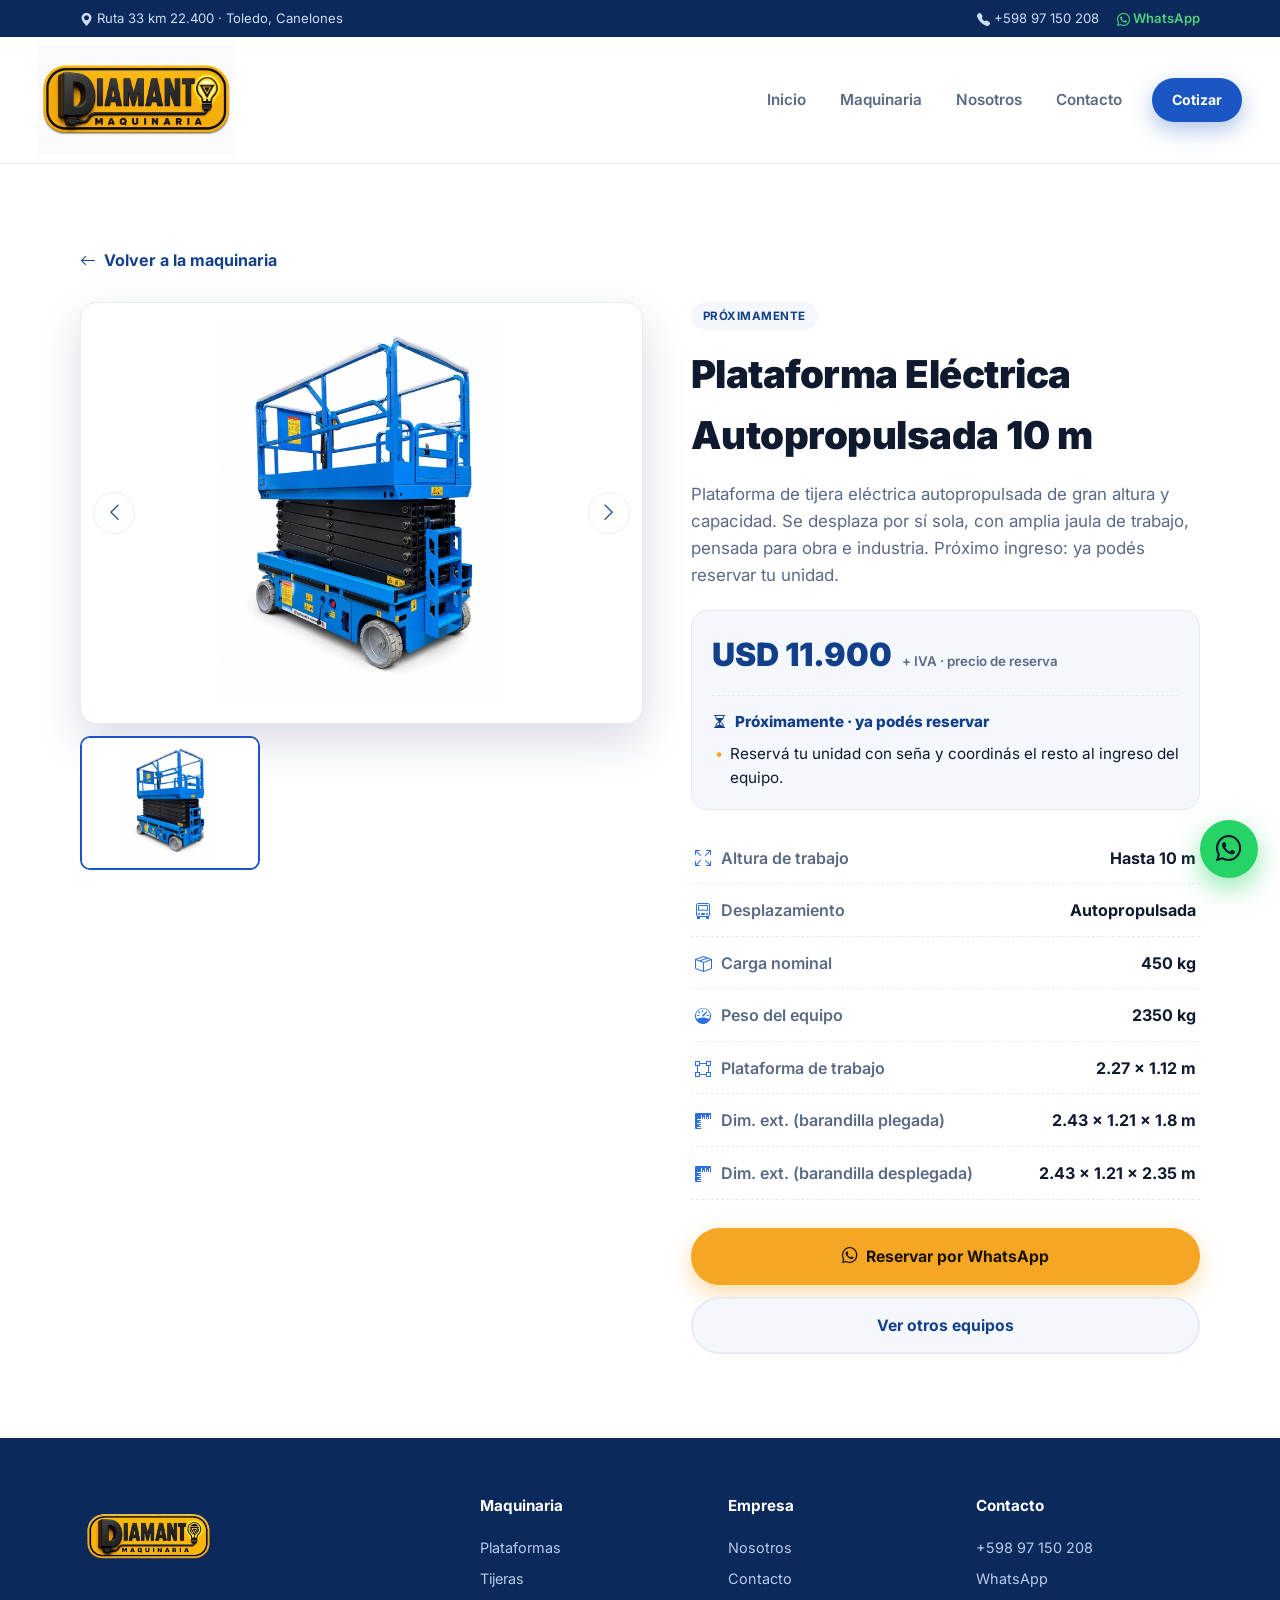
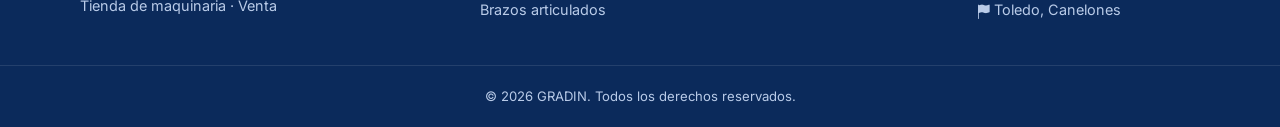
<file: maquinaria/plataforma-electrica-autopropulsada-10m/index.html>
<!DOCTYPE html>
<html lang="es">
<head>
  <meta charset="UTF-8" />
  <meta name="viewport" content="width=device-width, initial-scale=1.0" />
  <meta name="description" content="Plataforma de tijera eléctrica autopropulsada de gran altura y capacidad. Se desplaza por sí sola, con amplia jaula de trabajo, pensada para obra e…" />
  <meta name="theme-color" content="#0b2a5b" />
  <title>GRADIN · Plataforma Eléctrica Autopropulsada 10 m</title>

  <link rel="canonical" href="https://gradinuruguay.com.uy/maquinaria/plataforma-electrica-autopropulsada-10m/" />

  <meta property="og:type" content="product" />
  <meta property="og:site_name" content="GRADIN" />
  <meta property="og:locale" content="es_UY" />
  <meta property="og:url" content="https://gradinuruguay.com.uy/maquinaria/plataforma-electrica-autopropulsada-10m/" />
  <meta property="og:title" content="GRADIN · Plataforma Eléctrica Autopropulsada 10 m" />
  <meta property="og:description" content="Plataforma de tijera eléctrica autopropulsada de gran altura y capacidad. Se desplaza por sí sola, con amplia jaula de trabajo, pensada para obra e industria. Próximo ingreso: ya podés reservar tu…" />
  <meta property="og:image" content="https://gradinuruguay.com.uy/assets/plataforma-electrica-autopropulsada.webp" />
  <meta property="og:image:alt" content="Plataforma Eléctrica Autopropulsada 10 m" />
  <meta name="twitter:card" content="summary_large_image" />

  <script type="application/ld+json">
{
  "@context": "https://schema.org",
  "@type": "Product",
  "name": "Plataforma Eléctrica Autopropulsada 10 m",
  "description": "Plataforma de tijera eléctrica autopropulsada de gran altura y capacidad. Se desplaza por sí sola, con amplia jaula de trabajo, pensada para obra e industria. Próximo ingreso: ya podés reservar tu unidad.",
  "sku": "autopropulsada-10m",
  "image": [
    "https://gradinuruguay.com.uy/assets/plataforma-electrica-autopropulsada.webp"
  ],
  "brand": {
    "@type": "Brand",
    "name": "GRADIN"
  },
  "additionalProperty": [
    {
      "@type": "PropertyValue",
      "name": "Altura de trabajo",
      "value": "Hasta 10 m"
    },
    {
      "@type": "PropertyValue",
      "name": "Desplazamiento",
      "value": "Autopropulsada"
    },
    {
      "@type": "PropertyValue",
      "name": "Carga nominal",
      "value": "450 kg"
    },
    {
      "@type": "PropertyValue",
      "name": "Peso del equipo",
      "value": "2350 kg"
    },
    {
      "@type": "PropertyValue",
      "name": "Plataforma de trabajo",
      "value": "2.27 × 1.12 m"
    },
    {
      "@type": "PropertyValue",
      "name": "Dim. ext. (barandilla plegada)",
      "value": "2.43 × 1.21 × 1.8 m"
    },
    {
      "@type": "PropertyValue",
      "name": "Dim. ext. (barandilla desplegada)",
      "value": "2.43 × 1.21 × 2.35 m"
    }
  ],
  "offers": {
    "@type": "Offer",
    "url": "https://gradinuruguay.com.uy/maquinaria/plataforma-electrica-autopropulsada-10m/",
    "priceCurrency": "USD",
    "price": 11900,
    "availability": "https://schema.org/PreOrder",
    "seller": {
      "@type": "Organization",
      "name": "GRADIN"
    }
  }
}
  </script>
  <script type="application/ld+json">
{
  "@context": "https://schema.org",
  "@type": "BreadcrumbList",
  "itemListElement": [
    {
      "@type": "ListItem",
      "position": 1,
      "name": "Inicio",
      "item": "https://gradinuruguay.com.uy/"
    },
    {
      "@type": "ListItem",
      "position": 2,
      "name": "Maquinaria",
      "item": "https://gradinuruguay.com.uy/#productos"
    },
    {
      "@type": "ListItem",
      "position": 3,
      "name": "Plataforma Eléctrica Autopropulsada 10 m",
      "item": "https://gradinuruguay.com.uy/maquinaria/plataforma-electrica-autopropulsada-10m/"
    }
  ]
}
  </script>

  <!-- Favicon -->
  <link rel="icon" href="../../assets/favicon.ico" sizes="any" />
  <link rel="icon" type="image/png" href="../../assets/favicon.png" sizes="64x64" />
  <link rel="apple-touch-icon" href="../../assets/apple-touch-icon.png" />

  <!-- Inter y los íconos ahora son archivos propios, declarados con @font-face
       arriba de styles.css. Al no haber hojas de estilo de terceros el navegador
       no tiene que abrir conexión a otros hosts antes de pintar, y de paso se
       cae el TODO de integrity que pedía el <link> a la CDN.
       El preload adelanta la fuente, que si no se pide recién cuando el
       navegador terminó de parsear styles.css. -->
  <link rel="preload" href="../../assets/fonts/inter-latin-var.woff2" as="font" type="font/woff2" crossorigin />
  <link rel="stylesheet" href="../../styles.css" />
</head>
<body>

  <a class="skip-link" href="#detalle">Saltar al contenido</a>

  <!-- ===== Top bar ===== -->
  <div class="topbar">
    <div class="container topbar__inner">
      <span class="topbar__item"><i class="bi bi-geo-alt-fill"></i> Ruta 33 km 22.400 · Toledo, Canelones</span>
      <div class="topbar__right">
        <a href="tel:+59897150208" class="topbar__item"><i class="bi bi-telephone-fill"></i> +598 97 150 208</a>
        <a href="https://wa.me/59897150208" target="_blank" rel="noopener" class="topbar__item topbar__wpp"><i class="bi bi-whatsapp"></i> WhatsApp</a>
      </div>
    </div>
  </div>

  <!-- ===== Header / Nav ===== -->
  <header class="header" id="header">
    <div class="container header__inner">
      <a href="../../#inicio" class="logo">
        <img src="../../assets/logodiamanta.jpeg" alt="DIAMANTO Maquinaria" width="600" height="337" fetchpriority="high">
      </a>
      <nav class="nav" id="nav">
        <a href="../../#inicio" class="nav__link">Inicio</a>
        <a href="../../#productos" class="nav__link">Maquinaria</a>
        <a href="../../#nosotros" class="nav__link">Nosotros</a>
        <a href="../../#contacto" class="nav__link">Contacto</a>
        <a href="https://wa.me/59897150208" target="_blank" rel="noopener" class="btn btn--sm btn--primary nav__cta">Cotizar</a>
      </nav>
      <button class="nav__toggle" id="navToggle" aria-label="Abrir menú" aria-expanded="false" aria-controls="nav">
        <span></span><span></span><span></span>
      </button>
    </div>
  </header>

  <!-- ===== Detalle del producto ===== -->
  <main class="section" id="detalle">
    <div class="container">
      <a href="../../#productos" class="detail__back"><i class="bi bi-arrow-left"></i> Volver a la maquinaria</a>
      <div class="detail" id="detail" data-product="autopropulsada-10m">
      <div class="detail__gallery">
        <div class="gallery__main" id="galMain">
          <img id="galImg" src="../../assets/plataforma-electrica-autopropulsada.webp" alt="Plataforma Eléctrica Autopropulsada 10 m" width="1050" height="1400" fetchpriority="high"
               tabindex="0" role="button" aria-label="Ampliar imagen de Plataforma Eléctrica Autopropulsada 10 m">
          <div class="gallery__ph"><i class="bi bi-truck-front"></i><span>Foto próximamente</span></div>
          <button type="button" class="gallery__nav gallery__nav--prev" id="galPrev" aria-label="Foto anterior"><i class="bi bi-chevron-left"></i></button>
          <button type="button" class="gallery__nav gallery__nav--next" id="galNext" aria-label="Foto siguiente"><i class="bi bi-chevron-right"></i></button>
        </div>
        <div class="gallery__thumbs">
        <button type="button" class="gallery__thumb is-active" data-index="0" aria-label="Ver foto 1 de 1" aria-pressed="true">
          <img src="../../assets/plataforma-electrica-autopropulsada.webp" alt="Plataforma Eléctrica Autopropulsada 10 m — foto 1" width="1050" height="1400" loading="lazy" decoding="async" onerror="this.style.display='none'">
          <i class="bi bi-truck-front"></i>
        </button>
        </div>
      </div>

      <div class="detail__info">
        <span class="pcard__tag  detail__tag">Próximamente</span>
        <h1 class="detail__title">Plataforma Eléctrica Autopropulsada 10 m</h1>
        <p class="detail__desc">Plataforma de tijera eléctrica autopropulsada de gran altura y capacidad. Se desplaza por sí sola, con amplia jaula de trabajo, pensada para obra e industria. Próximo ingreso: ya podés reservar tu unidad.</p>

        <div class="detail__price">
          <div class="detail__price-row">
            <span class="detail__price-big">USD 11.900</span>
            <small>+ IVA · precio de reserva</small>
          </div>
          <div class="detail__finance">
            <p class="detail__finance-title"><i class="bi bi-hourglass-split"></i> Próximamente · ya podés reservar</p>
            <ul>
              <li>Reservá tu unidad con seña y coordinás el resto al ingreso del equipo.</li>
            </ul>
          </div>
        </div>
        <ul class="spec-list">
          <li class="spec">
            <span class="spec__label"><i class="bi bi-arrows-fullscreen"></i> Altura de trabajo</span>
            <span class="spec__value">Hasta 10 m</span>
          </li>
          <li class="spec">
            <span class="spec__label"><i class="bi bi-truck-front"></i> Desplazamiento</span>
            <span class="spec__value">Autopropulsada</span>
          </li>
          <li class="spec">
            <span class="spec__label"><i class="bi bi-box-seam"></i> Carga nominal</span>
            <span class="spec__value">450 kg</span>
          </li>
          <li class="spec">
            <span class="spec__label"><i class="bi bi-speedometer"></i> Peso del equipo</span>
            <span class="spec__value">2350 kg</span>
          </li>
          <li class="spec">
            <span class="spec__label"><i class="bi bi-bounding-box"></i> Plataforma de trabajo</span>
            <span class="spec__value">2.27 × 1.12 m</span>
          </li>
          <li class="spec">
            <span class="spec__label"><i class="bi bi-rulers"></i> Dim. ext. (barandilla plegada)</span>
            <span class="spec__value">2.43 × 1.21 × 1.8 m</span>
          </li>
          <li class="spec">
            <span class="spec__label"><i class="bi bi-rulers"></i> Dim. ext. (barandilla desplegada)</span>
            <span class="spec__value">2.43 × 1.21 × 2.35 m</span>
          </li>
        </ul>

        <div class="detail__actions">
          <a class="btn btn--accent btn--block" href="https://wa.me/59897150208?text=Hola%20GRADIN%2C%20quiero%20reservar%20la%20Plataforma%20El%C3%A9ctrica%20Autopropulsada%2010%20m%20(pr%C3%B3ximo%20ingreso).%20%C2%BFC%C3%B3mo%20hago%20la%20reserva%3F" target="_blank" rel="noopener">
            <i class="bi bi-whatsapp"></i> Reservar por WhatsApp
          </a>
          <a class="btn btn--ghost-dark btn--block" href="../../#productos">Ver otros equipos</a>
        </div>
      </div>
      </div>
    </div>
  </main>

  <!-- ===== Footer ===== -->
  <footer class="footer">
    <div class="container footer__inner">
      <div>
        <a href="../../#inicio" class="logo logo--footer"><img src="../../assets/logo-diamanto.webp" alt="DIAMANTO Maquinaria" width="260" height="173" loading="lazy" style="height:90px;width:auto;"></a>
        <p class="footer__tag">Tienda de maquinaria · Venta</p>
      </div>
      <div class="footer__cols">
        <div>
          <h4>Maquinaria</h4>
          <a href="../../#productos">Plataformas</a>
          <a href="../../#productos">Tijeras</a>
          <a href="../../#productos">Brazos articulados</a>
        </div>
        <div>
          <h4>Empresa</h4>
          <a href="../../#nosotros">Nosotros</a>
          <a href="../../#contacto">Contacto</a>
        </div>
        <div>
          <h4>Contacto</h4>
          <a href="tel:+59897150208">+598 97 150 208</a>
          <a href="https://wa.me/59897150208" target="_blank" rel="noopener">WhatsApp</a>
          <span><i class="bi bi-flag-fill"></i> Toledo, Canelones</span>
        </div>
      </div>
    </div>
    <div class="footer__bottom">
      <div class="container">© <span id="year"></span> GRADIN. Todos los derechos reservados.</div>
    </div>
  </footer>

  <a href="https://wa.me/59897150208" target="_blank" rel="noopener" class="fab" aria-label="WhatsApp"><i class="bi bi-whatsapp"></i></a>

  <script src="../../ficha.js"></script>
</body>
</html>
</file>
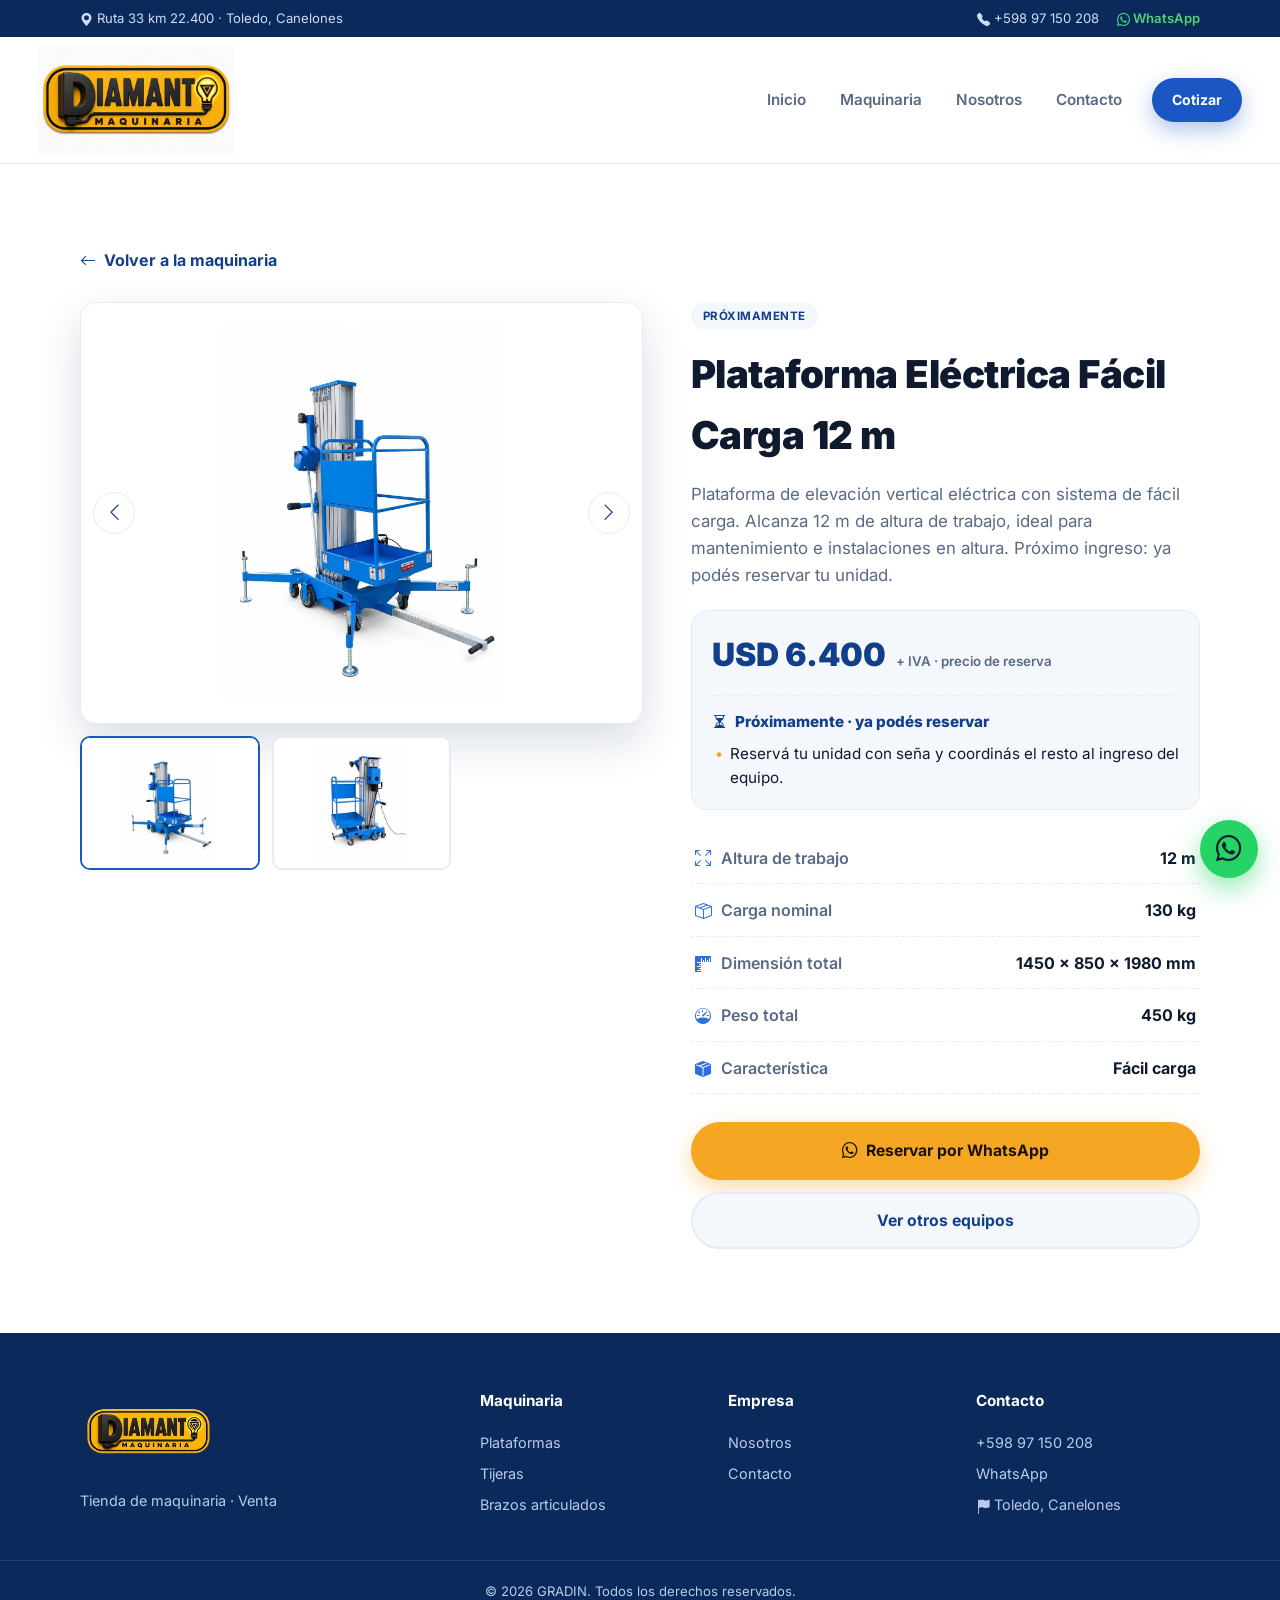
<file: maquinaria/plataforma-electrica-facil-carga-12m/index.html>
<!DOCTYPE html>
<html lang="es">
<head>
  <meta charset="UTF-8" />
  <meta name="viewport" content="width=device-width, initial-scale=1.0" />
  <meta name="description" content="Plataforma de elevación vertical eléctrica con sistema de fácil carga. Alcanza 12 m de altura de trabajo, ideal para mantenimiento e instalaciones en…" />
  <meta name="theme-color" content="#0b2a5b" />
  <title>GRADIN · Plataforma Eléctrica Fácil Carga 12 m</title>

  <link rel="canonical" href="https://gradinuruguay.com.uy/maquinaria/plataforma-electrica-facil-carga-12m/" />

  <meta property="og:type" content="product" />
  <meta property="og:site_name" content="GRADIN" />
  <meta property="og:locale" content="es_UY" />
  <meta property="og:url" content="https://gradinuruguay.com.uy/maquinaria/plataforma-electrica-facil-carga-12m/" />
  <meta property="og:title" content="GRADIN · Plataforma Eléctrica Fácil Carga 12 m" />
  <meta property="og:description" content="Plataforma de elevación vertical eléctrica con sistema de fácil carga. Alcanza 12 m de altura de trabajo, ideal para mantenimiento e instalaciones en altura. Próximo ingreso: ya podés reservar tu…" />
  <meta property="og:image" content="https://gradinuruguay.com.uy/assets/plataforma-facilcarga-12m.webp" />
  <meta property="og:image:alt" content="Plataforma Eléctrica Fácil Carga 12 m" />
  <meta name="twitter:card" content="summary_large_image" />

  <script type="application/ld+json">
{
  "@context": "https://schema.org",
  "@type": "Product",
  "name": "Plataforma Eléctrica Fácil Carga 12 m",
  "description": "Plataforma de elevación vertical eléctrica con sistema de fácil carga. Alcanza 12 m de altura de trabajo, ideal para mantenimiento e instalaciones en altura. Próximo ingreso: ya podés reservar tu unidad.",
  "sku": "facilcarga-12m",
  "image": [
    "https://gradinuruguay.com.uy/assets/plataforma-facilcarga-12m.webp",
    "https://gradinuruguay.com.uy/assets/plataforma-facilcarga-12m-2.webp"
  ],
  "brand": {
    "@type": "Brand",
    "name": "GRADIN"
  },
  "additionalProperty": [
    {
      "@type": "PropertyValue",
      "name": "Altura de trabajo",
      "value": "12 m"
    },
    {
      "@type": "PropertyValue",
      "name": "Carga nominal",
      "value": "130 kg"
    },
    {
      "@type": "PropertyValue",
      "name": "Dimensión total",
      "value": "1450 × 850 × 1980 mm"
    },
    {
      "@type": "PropertyValue",
      "name": "Peso total",
      "value": "450 kg"
    },
    {
      "@type": "PropertyValue",
      "name": "Característica",
      "value": "Fácil carga"
    }
  ],
  "offers": {
    "@type": "Offer",
    "url": "https://gradinuruguay.com.uy/maquinaria/plataforma-electrica-facil-carga-12m/",
    "priceCurrency": "USD",
    "price": 6400,
    "availability": "https://schema.org/PreOrder",
    "seller": {
      "@type": "Organization",
      "name": "GRADIN"
    }
  }
}
  </script>
  <script type="application/ld+json">
{
  "@context": "https://schema.org",
  "@type": "BreadcrumbList",
  "itemListElement": [
    {
      "@type": "ListItem",
      "position": 1,
      "name": "Inicio",
      "item": "https://gradinuruguay.com.uy/"
    },
    {
      "@type": "ListItem",
      "position": 2,
      "name": "Maquinaria",
      "item": "https://gradinuruguay.com.uy/#productos"
    },
    {
      "@type": "ListItem",
      "position": 3,
      "name": "Plataforma Eléctrica Fácil Carga 12 m",
      "item": "https://gradinuruguay.com.uy/maquinaria/plataforma-electrica-facil-carga-12m/"
    }
  ]
}
  </script>

  <!-- Favicon -->
  <link rel="icon" href="../../assets/favicon.ico" sizes="any" />
  <link rel="icon" type="image/png" href="../../assets/favicon.png" sizes="64x64" />
  <link rel="apple-touch-icon" href="../../assets/apple-touch-icon.png" />

  <!-- Inter y los íconos ahora son archivos propios, declarados con @font-face
       arriba de styles.css. Al no haber hojas de estilo de terceros el navegador
       no tiene que abrir conexión a otros hosts antes de pintar, y de paso se
       cae el TODO de integrity que pedía el <link> a la CDN.
       El preload adelanta la fuente, que si no se pide recién cuando el
       navegador terminó de parsear styles.css. -->
  <link rel="preload" href="../../assets/fonts/inter-latin-var.woff2" as="font" type="font/woff2" crossorigin />
  <link rel="stylesheet" href="../../styles.css" />
</head>
<body>

  <a class="skip-link" href="#detalle">Saltar al contenido</a>

  <!-- ===== Top bar ===== -->
  <div class="topbar">
    <div class="container topbar__inner">
      <span class="topbar__item"><i class="bi bi-geo-alt-fill"></i> Ruta 33 km 22.400 · Toledo, Canelones</span>
      <div class="topbar__right">
        <a href="tel:+59897150208" class="topbar__item"><i class="bi bi-telephone-fill"></i> +598 97 150 208</a>
        <a href="https://wa.me/59897150208" target="_blank" rel="noopener" class="topbar__item topbar__wpp"><i class="bi bi-whatsapp"></i> WhatsApp</a>
      </div>
    </div>
  </div>

  <!-- ===== Header / Nav ===== -->
  <header class="header" id="header">
    <div class="container header__inner">
      <a href="../../#inicio" class="logo">
        <img src="../../assets/logodiamanta.jpeg" alt="DIAMANTO Maquinaria" width="600" height="337" fetchpriority="high">
      </a>
      <nav class="nav" id="nav">
        <a href="../../#inicio" class="nav__link">Inicio</a>
        <a href="../../#productos" class="nav__link">Maquinaria</a>
        <a href="../../#nosotros" class="nav__link">Nosotros</a>
        <a href="../../#contacto" class="nav__link">Contacto</a>
        <a href="https://wa.me/59897150208" target="_blank" rel="noopener" class="btn btn--sm btn--primary nav__cta">Cotizar</a>
      </nav>
      <button class="nav__toggle" id="navToggle" aria-label="Abrir menú" aria-expanded="false" aria-controls="nav">
        <span></span><span></span><span></span>
      </button>
    </div>
  </header>

  <!-- ===== Detalle del producto ===== -->
  <main class="section" id="detalle">
    <div class="container">
      <a href="../../#productos" class="detail__back"><i class="bi bi-arrow-left"></i> Volver a la maquinaria</a>
      <div class="detail" id="detail" data-product="facilcarga-12m">
      <div class="detail__gallery">
        <div class="gallery__main" id="galMain">
          <img id="galImg" src="../../assets/plataforma-facilcarga-12m.webp" alt="Plataforma Eléctrica Fácil Carga 12 m" width="1050" height="1400" fetchpriority="high"
               tabindex="0" role="button" aria-label="Ampliar imagen de Plataforma Eléctrica Fácil Carga 12 m">
          <div class="gallery__ph"><i class="bi bi-box-arrow-up"></i><span>Foto próximamente</span></div>
          <button type="button" class="gallery__nav gallery__nav--prev" id="galPrev" aria-label="Foto anterior"><i class="bi bi-chevron-left"></i></button>
          <button type="button" class="gallery__nav gallery__nav--next" id="galNext" aria-label="Foto siguiente"><i class="bi bi-chevron-right"></i></button>
        </div>
        <div class="gallery__thumbs">
        <button type="button" class="gallery__thumb is-active" data-index="0" aria-label="Ver foto 1 de 2" aria-pressed="true">
          <img src="../../assets/plataforma-facilcarga-12m.webp" alt="Plataforma Eléctrica Fácil Carga 12 m — foto 1" width="1050" height="1400" loading="lazy" decoding="async" onerror="this.style.display='none'">
          <i class="bi bi-box-arrow-up"></i>
        </button>
        <button type="button" class="gallery__thumb " data-index="1" aria-label="Ver foto 2 de 2" aria-pressed="false">
          <img src="../../assets/plataforma-facilcarga-12m-2.webp" alt="Plataforma Eléctrica Fácil Carga 12 m — foto 2" width="1050" height="1400" loading="lazy" decoding="async" onerror="this.style.display='none'">
          <i class="bi bi-box-arrow-up"></i>
        </button>
        </div>
      </div>

      <div class="detail__info">
        <span class="pcard__tag  detail__tag">Próximamente</span>
        <h1 class="detail__title">Plataforma Eléctrica Fácil Carga 12 m</h1>
        <p class="detail__desc">Plataforma de elevación vertical eléctrica con sistema de fácil carga. Alcanza 12 m de altura de trabajo, ideal para mantenimiento e instalaciones en altura. Próximo ingreso: ya podés reservar tu unidad.</p>

        <div class="detail__price">
          <div class="detail__price-row">
            <span class="detail__price-big">USD 6.400</span>
            <small>+ IVA · precio de reserva</small>
          </div>
          <div class="detail__finance">
            <p class="detail__finance-title"><i class="bi bi-hourglass-split"></i> Próximamente · ya podés reservar</p>
            <ul>
              <li>Reservá tu unidad con seña y coordinás el resto al ingreso del equipo.</li>
            </ul>
          </div>
        </div>
        <ul class="spec-list">
          <li class="spec">
            <span class="spec__label"><i class="bi bi-arrows-fullscreen"></i> Altura de trabajo</span>
            <span class="spec__value">12 m</span>
          </li>
          <li class="spec">
            <span class="spec__label"><i class="bi bi-box-seam"></i> Carga nominal</span>
            <span class="spec__value">130 kg</span>
          </li>
          <li class="spec">
            <span class="spec__label"><i class="bi bi-rulers"></i> Dimensión total</span>
            <span class="spec__value">1450 × 850 × 1980 mm</span>
          </li>
          <li class="spec">
            <span class="spec__label"><i class="bi bi-speedometer"></i> Peso total</span>
            <span class="spec__value">450 kg</span>
          </li>
          <li class="spec">
            <span class="spec__label"><i class="bi bi-box-seam-fill"></i> Característica</span>
            <span class="spec__value">Fácil carga</span>
          </li>
        </ul>

        <div class="detail__actions">
          <a class="btn btn--accent btn--block" href="https://wa.me/59897150208?text=Hola%20GRADIN%2C%20quiero%20reservar%20la%20Plataforma%20El%C3%A9ctrica%20F%C3%A1cil%20Carga%2012%20m%20(pr%C3%B3ximo%20ingreso).%20%C2%BFC%C3%B3mo%20hago%20la%20reserva%3F" target="_blank" rel="noopener">
            <i class="bi bi-whatsapp"></i> Reservar por WhatsApp
          </a>
          <a class="btn btn--ghost-dark btn--block" href="../../#productos">Ver otros equipos</a>
        </div>
      </div>
      </div>
    </div>
  </main>

  <!-- ===== Footer ===== -->
  <footer class="footer">
    <div class="container footer__inner">
      <div>
        <a href="../../#inicio" class="logo logo--footer"><img src="../../assets/logo-diamanto.webp" alt="DIAMANTO Maquinaria" width="260" height="173" loading="lazy" style="height:90px;width:auto;"></a>
        <p class="footer__tag">Tienda de maquinaria · Venta</p>
      </div>
      <div class="footer__cols">
        <div>
          <h4>Maquinaria</h4>
          <a href="../../#productos">Plataformas</a>
          <a href="../../#productos">Tijeras</a>
          <a href="../../#productos">Brazos articulados</a>
        </div>
        <div>
          <h4>Empresa</h4>
          <a href="../../#nosotros">Nosotros</a>
          <a href="../../#contacto">Contacto</a>
        </div>
        <div>
          <h4>Contacto</h4>
          <a href="tel:+59897150208">+598 97 150 208</a>
          <a href="https://wa.me/59897150208" target="_blank" rel="noopener">WhatsApp</a>
          <span><i class="bi bi-flag-fill"></i> Toledo, Canelones</span>
        </div>
      </div>
    </div>
    <div class="footer__bottom">
      <div class="container">© <span id="year"></span> GRADIN. Todos los derechos reservados.</div>
    </div>
  </footer>

  <a href="https://wa.me/59897150208" target="_blank" rel="noopener" class="fab" aria-label="WhatsApp"><i class="bi bi-whatsapp"></i></a>

  <script src="../../ficha.js"></script>
</body>
</html>
</file>
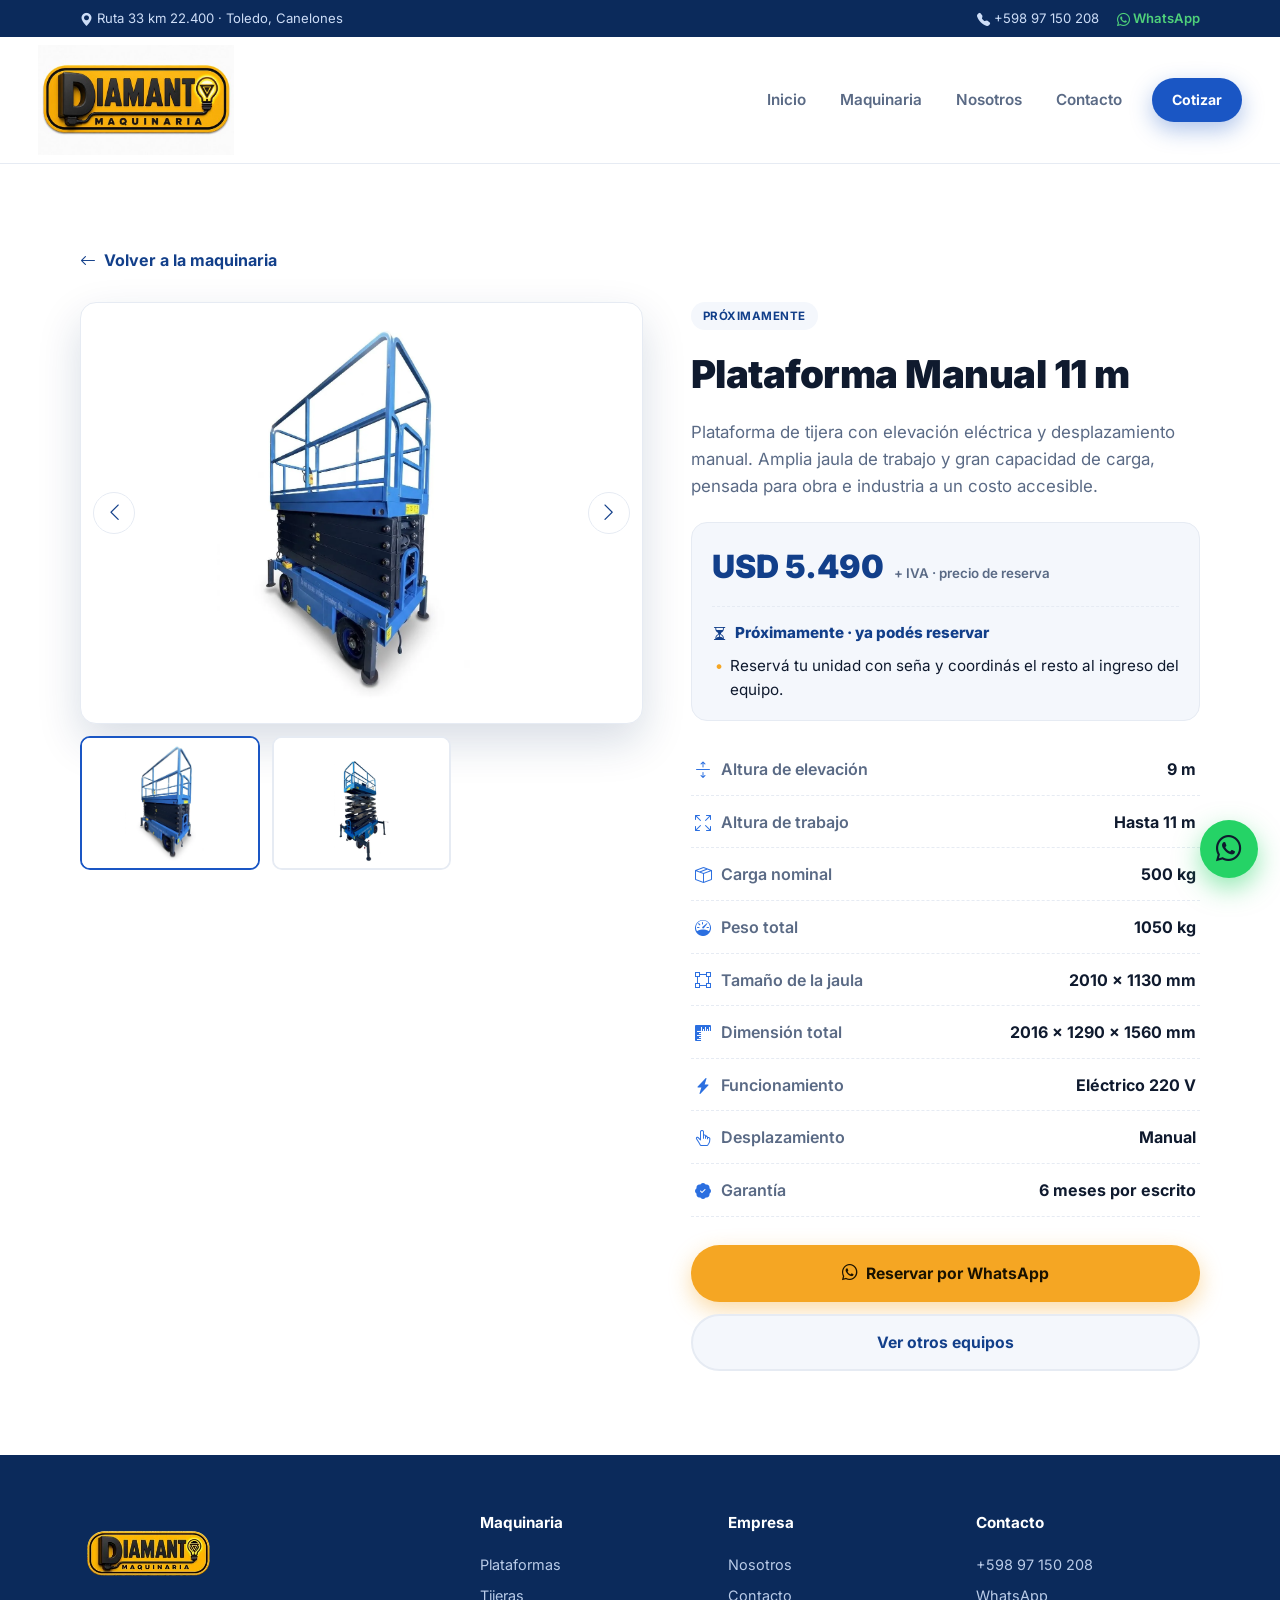
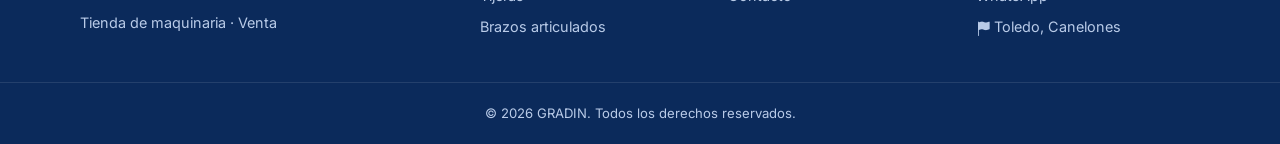
<file: maquinaria/plataforma-manual-11m/index.html>
<!DOCTYPE html>
<html lang="es">
<head>
  <meta charset="UTF-8" />
  <meta name="viewport" content="width=device-width, initial-scale=1.0" />
  <meta name="description" content="Plataforma de tijera con elevación eléctrica y desplazamiento manual. Amplia jaula de trabajo y gran capacidad de carga, pensada para obra e industria a…" />
  <meta name="theme-color" content="#0b2a5b" />
  <title>GRADIN · Plataforma Manual 11 m</title>

  <link rel="canonical" href="https://gradinuruguay.com.uy/maquinaria/plataforma-manual-11m/" />

  <meta property="og:type" content="product" />
  <meta property="og:site_name" content="GRADIN" />
  <meta property="og:locale" content="es_UY" />
  <meta property="og:url" content="https://gradinuruguay.com.uy/maquinaria/plataforma-manual-11m/" />
  <meta property="og:title" content="GRADIN · Plataforma Manual 11 m" />
  <meta property="og:description" content="Plataforma de tijera con elevación eléctrica y desplazamiento manual. Amplia jaula de trabajo y gran capacidad de carga, pensada para obra e industria a un costo accesible." />
  <meta property="og:image" content="https://gradinuruguay.com.uy/assets/productos/manual-9m-1.webp" />
  <meta property="og:image:alt" content="Plataforma Manual 11 m" />
  <meta name="twitter:card" content="summary_large_image" />

  <script type="application/ld+json">
{
  "@context": "https://schema.org",
  "@type": "Product",
  "name": "Plataforma Manual 11 m",
  "description": "Plataforma de tijera con elevación eléctrica y desplazamiento manual. Amplia jaula de trabajo y gran capacidad de carga, pensada para obra e industria a un costo accesible.",
  "sku": "manual-9m",
  "image": [
    "https://gradinuruguay.com.uy/assets/productos/manual-9m-1.webp",
    "https://gradinuruguay.com.uy/assets/productos/manual-9m-2.webp"
  ],
  "brand": {
    "@type": "Brand",
    "name": "GRADIN"
  },
  "additionalProperty": [
    {
      "@type": "PropertyValue",
      "name": "Altura de elevación",
      "value": "9 m"
    },
    {
      "@type": "PropertyValue",
      "name": "Altura de trabajo",
      "value": "Hasta 11 m"
    },
    {
      "@type": "PropertyValue",
      "name": "Carga nominal",
      "value": "500 kg"
    },
    {
      "@type": "PropertyValue",
      "name": "Peso total",
      "value": "1050 kg"
    },
    {
      "@type": "PropertyValue",
      "name": "Tamaño de la jaula",
      "value": "2010 × 1130 mm"
    },
    {
      "@type": "PropertyValue",
      "name": "Dimensión total",
      "value": "2016 × 1290 × 1560 mm"
    },
    {
      "@type": "PropertyValue",
      "name": "Funcionamiento",
      "value": "Eléctrico 220 V"
    },
    {
      "@type": "PropertyValue",
      "name": "Desplazamiento",
      "value": "Manual"
    },
    {
      "@type": "PropertyValue",
      "name": "Garantía",
      "value": "6 meses por escrito"
    }
  ],
  "offers": {
    "@type": "Offer",
    "url": "https://gradinuruguay.com.uy/maquinaria/plataforma-manual-11m/",
    "priceCurrency": "USD",
    "price": 5490,
    "availability": "https://schema.org/PreOrder",
    "seller": {
      "@type": "Organization",
      "name": "GRADIN"
    }
  }
}
  </script>
  <script type="application/ld+json">
{
  "@context": "https://schema.org",
  "@type": "BreadcrumbList",
  "itemListElement": [
    {
      "@type": "ListItem",
      "position": 1,
      "name": "Inicio",
      "item": "https://gradinuruguay.com.uy/"
    },
    {
      "@type": "ListItem",
      "position": 2,
      "name": "Maquinaria",
      "item": "https://gradinuruguay.com.uy/#productos"
    },
    {
      "@type": "ListItem",
      "position": 3,
      "name": "Plataforma Manual 11 m",
      "item": "https://gradinuruguay.com.uy/maquinaria/plataforma-manual-11m/"
    }
  ]
}
  </script>

  <!-- Favicon -->
  <link rel="icon" href="../../assets/favicon.ico" sizes="any" />
  <link rel="icon" type="image/png" href="../../assets/favicon.png" sizes="64x64" />
  <link rel="apple-touch-icon" href="../../assets/apple-touch-icon.png" />

  <!-- Inter y los íconos ahora son archivos propios, declarados con @font-face
       arriba de styles.css. Al no haber hojas de estilo de terceros el navegador
       no tiene que abrir conexión a otros hosts antes de pintar, y de paso se
       cae el TODO de integrity que pedía el <link> a la CDN.
       El preload adelanta la fuente, que si no se pide recién cuando el
       navegador terminó de parsear styles.css. -->
  <link rel="preload" href="../../assets/fonts/inter-latin-var.woff2" as="font" type="font/woff2" crossorigin />
  <link rel="stylesheet" href="../../styles.css" />
</head>
<body>

  <a class="skip-link" href="#detalle">Saltar al contenido</a>

  <!-- ===== Top bar ===== -->
  <div class="topbar">
    <div class="container topbar__inner">
      <span class="topbar__item"><i class="bi bi-geo-alt-fill"></i> Ruta 33 km 22.400 · Toledo, Canelones</span>
      <div class="topbar__right">
        <a href="tel:+59897150208" class="topbar__item"><i class="bi bi-telephone-fill"></i> +598 97 150 208</a>
        <a href="https://wa.me/59897150208" target="_blank" rel="noopener" class="topbar__item topbar__wpp"><i class="bi bi-whatsapp"></i> WhatsApp</a>
      </div>
    </div>
  </div>

  <!-- ===== Header / Nav ===== -->
  <header class="header" id="header">
    <div class="container header__inner">
      <a href="../../#inicio" class="logo">
        <img src="../../assets/logodiamanta.jpeg" alt="DIAMANTO Maquinaria" width="600" height="337" fetchpriority="high">
      </a>
      <nav class="nav" id="nav">
        <a href="../../#inicio" class="nav__link">Inicio</a>
        <a href="../../#productos" class="nav__link">Maquinaria</a>
        <a href="../../#nosotros" class="nav__link">Nosotros</a>
        <a href="../../#contacto" class="nav__link">Contacto</a>
        <a href="https://wa.me/59897150208" target="_blank" rel="noopener" class="btn btn--sm btn--primary nav__cta">Cotizar</a>
      </nav>
      <button class="nav__toggle" id="navToggle" aria-label="Abrir menú" aria-expanded="false" aria-controls="nav">
        <span></span><span></span><span></span>
      </button>
    </div>
  </header>

  <!-- ===== Detalle del producto ===== -->
  <main class="section" id="detalle">
    <div class="container">
      <a href="../../#productos" class="detail__back"><i class="bi bi-arrow-left"></i> Volver a la maquinaria</a>
      <div class="detail" id="detail" data-product="manual-9m">
      <div class="detail__gallery">
        <div class="gallery__main" id="galMain">
          <img id="galImg" src="../../assets/productos/manual-9m-1.webp" alt="Plataforma Manual 11 m" width="896" height="1181" fetchpriority="high"
               tabindex="0" role="button" aria-label="Ampliar imagen de Plataforma Manual 11 m">
          <div class="gallery__ph"><i class="bi bi-layers-fill"></i><span>Foto próximamente</span></div>
          <button type="button" class="gallery__nav gallery__nav--prev" id="galPrev" aria-label="Foto anterior"><i class="bi bi-chevron-left"></i></button>
          <button type="button" class="gallery__nav gallery__nav--next" id="galNext" aria-label="Foto siguiente"><i class="bi bi-chevron-right"></i></button>
        </div>
        <div class="gallery__thumbs">
        <button type="button" class="gallery__thumb is-active" data-index="0" aria-label="Ver foto 1 de 2" aria-pressed="true">
          <img src="../../assets/productos/manual-9m-1.webp" alt="Plataforma Manual 11 m — foto 1" width="896" height="1181" loading="lazy" decoding="async" onerror="this.style.display='none'">
          <i class="bi bi-layers-fill"></i>
        </button>
        <button type="button" class="gallery__thumb " data-index="1" aria-label="Ver foto 2 de 2" aria-pressed="false">
          <img src="../../assets/productos/manual-9m-2.webp" alt="Plataforma Manual 11 m — foto 2" width="647" height="1400" loading="lazy" decoding="async" onerror="this.style.display='none'">
          <i class="bi bi-layers-fill"></i>
        </button>
        </div>
      </div>

      <div class="detail__info">
        <span class="pcard__tag  detail__tag">Próximamente</span>
        <h1 class="detail__title">Plataforma Manual 11 m</h1>
        <p class="detail__desc">Plataforma de tijera con elevación eléctrica y desplazamiento manual. Amplia jaula de trabajo y gran capacidad de carga, pensada para obra e industria a un costo accesible.</p>

        <div class="detail__price">
          <div class="detail__price-row">
            <span class="detail__price-big">USD 5.490</span>
            <small>+ IVA · precio de reserva</small>
          </div>
          <div class="detail__finance">
            <p class="detail__finance-title"><i class="bi bi-hourglass-split"></i> Próximamente · ya podés reservar</p>
            <ul>
              <li>Reservá tu unidad con seña y coordinás el resto al ingreso del equipo.</li>
            </ul>
          </div>
        </div>
        <ul class="spec-list">
          <li class="spec">
            <span class="spec__label"><i class="bi bi-arrows-expand"></i> Altura de elevación</span>
            <span class="spec__value">9 m</span>
          </li>
          <li class="spec">
            <span class="spec__label"><i class="bi bi-arrows-fullscreen"></i> Altura de trabajo</span>
            <span class="spec__value">Hasta 11 m</span>
          </li>
          <li class="spec">
            <span class="spec__label"><i class="bi bi-box-seam"></i> Carga nominal</span>
            <span class="spec__value">500 kg</span>
          </li>
          <li class="spec">
            <span class="spec__label"><i class="bi bi-speedometer"></i> Peso total</span>
            <span class="spec__value">1050 kg</span>
          </li>
          <li class="spec">
            <span class="spec__label"><i class="bi bi-bounding-box"></i> Tamaño de la jaula</span>
            <span class="spec__value">2010 × 1130 mm</span>
          </li>
          <li class="spec">
            <span class="spec__label"><i class="bi bi-rulers"></i> Dimensión total</span>
            <span class="spec__value">2016 × 1290 × 1560 mm</span>
          </li>
          <li class="spec">
            <span class="spec__label"><i class="bi bi-lightning-charge-fill"></i> Funcionamiento</span>
            <span class="spec__value">Eléctrico 220 V</span>
          </li>
          <li class="spec">
            <span class="spec__label"><i class="bi bi-hand-index-thumb"></i> Desplazamiento</span>
            <span class="spec__value">Manual</span>
          </li>
          <li class="spec">
            <span class="spec__label"><i class="bi bi-patch-check-fill"></i> Garantía</span>
            <span class="spec__value">6 meses por escrito</span>
          </li>
        </ul>

        <div class="detail__actions">
          <a class="btn btn--accent btn--block" href="https://wa.me/59897150208?text=Hola%20GRADIN%2C%20quiero%20reservar%20la%20Plataforma%20Manual%2011%20m%20(pr%C3%B3ximo%20ingreso).%20%C2%BFC%C3%B3mo%20hago%20la%20reserva%3F" target="_blank" rel="noopener">
            <i class="bi bi-whatsapp"></i> Reservar por WhatsApp
          </a>
          <a class="btn btn--ghost-dark btn--block" href="../../#productos">Ver otros equipos</a>
        </div>
      </div>
      </div>
    </div>
  </main>

  <!-- ===== Footer ===== -->
  <footer class="footer">
    <div class="container footer__inner">
      <div>
        <a href="../../#inicio" class="logo logo--footer"><img src="../../assets/logo-diamanto.webp" alt="DIAMANTO Maquinaria" width="260" height="173" loading="lazy" style="height:90px;width:auto;"></a>
        <p class="footer__tag">Tienda de maquinaria · Venta</p>
      </div>
      <div class="footer__cols">
        <div>
          <h4>Maquinaria</h4>
          <a href="../../#productos">Plataformas</a>
          <a href="../../#productos">Tijeras</a>
          <a href="../../#productos">Brazos articulados</a>
        </div>
        <div>
          <h4>Empresa</h4>
          <a href="../../#nosotros">Nosotros</a>
          <a href="../../#contacto">Contacto</a>
        </div>
        <div>
          <h4>Contacto</h4>
          <a href="tel:+59897150208">+598 97 150 208</a>
          <a href="https://wa.me/59897150208" target="_blank" rel="noopener">WhatsApp</a>
          <span><i class="bi bi-flag-fill"></i> Toledo, Canelones</span>
        </div>
      </div>
    </div>
    <div class="footer__bottom">
      <div class="container">© <span id="year"></span> GRADIN. Todos los derechos reservados.</div>
    </div>
  </footer>

  <a href="https://wa.me/59897150208" target="_blank" rel="noopener" class="fab" aria-label="WhatsApp"><i class="bi bi-whatsapp"></i></a>

  <script src="../../ficha.js"></script>
</body>
</html>
</file>
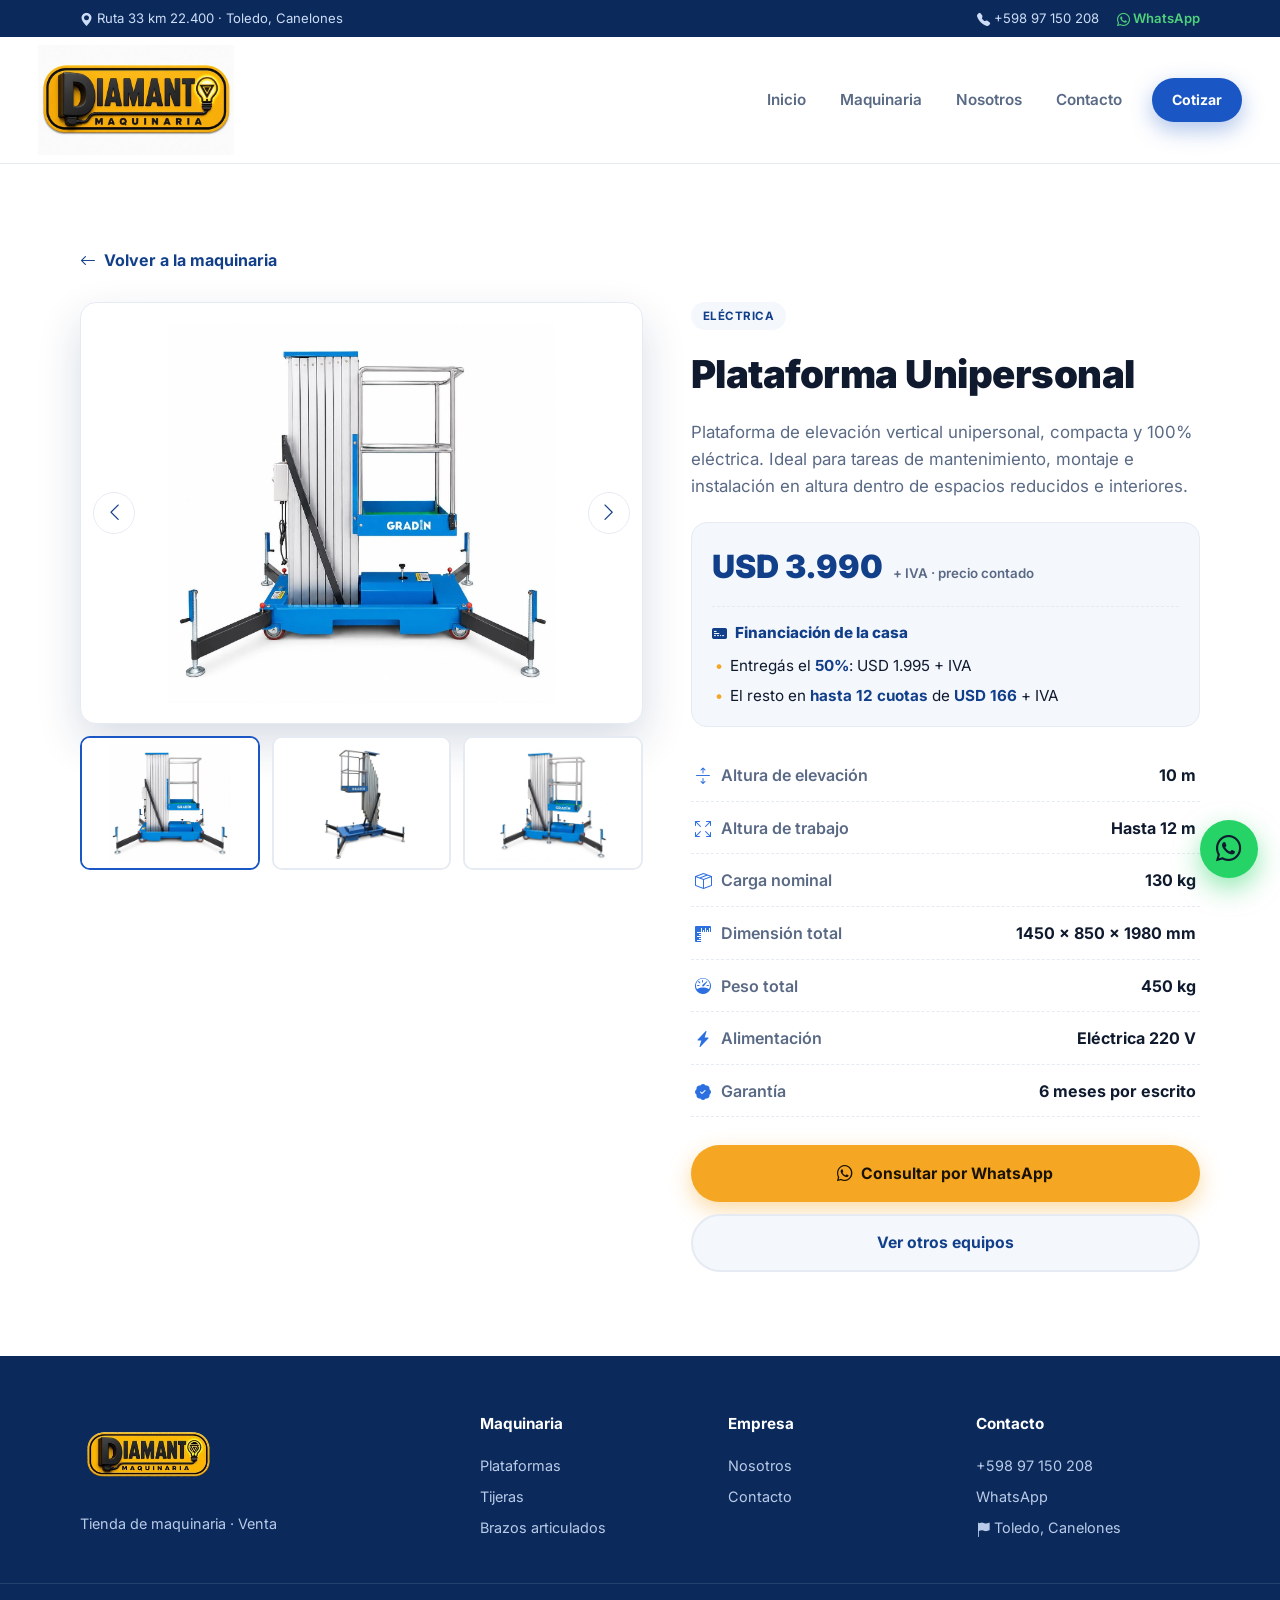
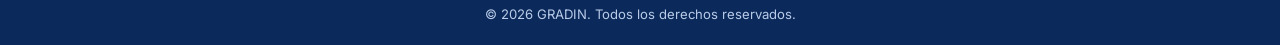
<file: maquinaria/plataforma-unipersonal/index.html>
<!DOCTYPE html>
<html lang="es">
<head>
  <meta charset="UTF-8" />
  <meta name="viewport" content="width=device-width, initial-scale=1.0" />
  <meta name="description" content="Plataforma de elevación vertical unipersonal, compacta y 100% eléctrica. Ideal para tareas de mantenimiento, montaje e instalación en altura dentro de…" />
  <meta name="theme-color" content="#0b2a5b" />
  <title>GRADIN · Plataforma Unipersonal</title>

  <link rel="canonical" href="https://gradinuruguay.com.uy/maquinaria/plataforma-unipersonal/" />

  <meta property="og:type" content="product" />
  <meta property="og:site_name" content="GRADIN" />
  <meta property="og:locale" content="es_UY" />
  <meta property="og:url" content="https://gradinuruguay.com.uy/maquinaria/plataforma-unipersonal/" />
  <meta property="og:title" content="GRADIN · Plataforma Unipersonal" />
  <meta property="og:description" content="Plataforma de elevación vertical unipersonal, compacta y 100% eléctrica. Ideal para tareas de mantenimiento, montaje e instalación en altura dentro de espacios reducidos e interiores." />
  <meta property="og:image" content="https://gradinuruguay.com.uy/assets/productos/unipersonal-1.webp" />
  <meta property="og:image:alt" content="Plataforma Unipersonal" />
  <meta name="twitter:card" content="summary_large_image" />

  <script type="application/ld+json">
{
  "@context": "https://schema.org",
  "@type": "Product",
  "name": "Plataforma Unipersonal",
  "description": "Plataforma de elevación vertical unipersonal, compacta y 100% eléctrica. Ideal para tareas de mantenimiento, montaje e instalación en altura dentro de espacios reducidos e interiores.",
  "sku": "unipersonal",
  "image": [
    "https://gradinuruguay.com.uy/assets/productos/unipersonal-1.webp",
    "https://gradinuruguay.com.uy/assets/productos/unipersonal-2.webp",
    "https://gradinuruguay.com.uy/assets/productos/unipersonal-3.webp"
  ],
  "brand": {
    "@type": "Brand",
    "name": "GRADIN"
  },
  "additionalProperty": [
    {
      "@type": "PropertyValue",
      "name": "Altura de elevación",
      "value": "10 m"
    },
    {
      "@type": "PropertyValue",
      "name": "Altura de trabajo",
      "value": "Hasta 12 m"
    },
    {
      "@type": "PropertyValue",
      "name": "Carga nominal",
      "value": "130 kg"
    },
    {
      "@type": "PropertyValue",
      "name": "Dimensión total",
      "value": "1450 × 850 × 1980 mm"
    },
    {
      "@type": "PropertyValue",
      "name": "Peso total",
      "value": "450 kg"
    },
    {
      "@type": "PropertyValue",
      "name": "Alimentación",
      "value": "Eléctrica 220 V"
    },
    {
      "@type": "PropertyValue",
      "name": "Garantía",
      "value": "6 meses por escrito"
    }
  ],
  "offers": {
    "@type": "Offer",
    "url": "https://gradinuruguay.com.uy/maquinaria/plataforma-unipersonal/",
    "priceCurrency": "USD",
    "price": 3990,
    "availability": "https://schema.org/InStock",
    "seller": {
      "@type": "Organization",
      "name": "GRADIN"
    }
  }
}
  </script>
  <script type="application/ld+json">
{
  "@context": "https://schema.org",
  "@type": "BreadcrumbList",
  "itemListElement": [
    {
      "@type": "ListItem",
      "position": 1,
      "name": "Inicio",
      "item": "https://gradinuruguay.com.uy/"
    },
    {
      "@type": "ListItem",
      "position": 2,
      "name": "Maquinaria",
      "item": "https://gradinuruguay.com.uy/#productos"
    },
    {
      "@type": "ListItem",
      "position": 3,
      "name": "Plataforma Unipersonal",
      "item": "https://gradinuruguay.com.uy/maquinaria/plataforma-unipersonal/"
    }
  ]
}
  </script>

  <!-- Favicon -->
  <link rel="icon" href="../../assets/favicon.ico" sizes="any" />
  <link rel="icon" type="image/png" href="../../assets/favicon.png" sizes="64x64" />
  <link rel="apple-touch-icon" href="../../assets/apple-touch-icon.png" />

  <!-- Inter y los íconos ahora son archivos propios, declarados con @font-face
       arriba de styles.css. Al no haber hojas de estilo de terceros el navegador
       no tiene que abrir conexión a otros hosts antes de pintar, y de paso se
       cae el TODO de integrity que pedía el <link> a la CDN.
       El preload adelanta la fuente, que si no se pide recién cuando el
       navegador terminó de parsear styles.css. -->
  <link rel="preload" href="../../assets/fonts/inter-latin-var.woff2" as="font" type="font/woff2" crossorigin />
  <link rel="stylesheet" href="../../styles.css" />
</head>
<body>

  <a class="skip-link" href="#detalle">Saltar al contenido</a>

  <!-- ===== Top bar ===== -->
  <div class="topbar">
    <div class="container topbar__inner">
      <span class="topbar__item"><i class="bi bi-geo-alt-fill"></i> Ruta 33 km 22.400 · Toledo, Canelones</span>
      <div class="topbar__right">
        <a href="tel:+59897150208" class="topbar__item"><i class="bi bi-telephone-fill"></i> +598 97 150 208</a>
        <a href="https://wa.me/59897150208" target="_blank" rel="noopener" class="topbar__item topbar__wpp"><i class="bi bi-whatsapp"></i> WhatsApp</a>
      </div>
    </div>
  </div>

  <!-- ===== Header / Nav ===== -->
  <header class="header" id="header">
    <div class="container header__inner">
      <a href="../../#inicio" class="logo">
        <img src="../../assets/logodiamanta.jpeg" alt="DIAMANTO Maquinaria" width="600" height="337" fetchpriority="high">
      </a>
      <nav class="nav" id="nav">
        <a href="../../#inicio" class="nav__link">Inicio</a>
        <a href="../../#productos" class="nav__link">Maquinaria</a>
        <a href="../../#nosotros" class="nav__link">Nosotros</a>
        <a href="../../#contacto" class="nav__link">Contacto</a>
        <a href="https://wa.me/59897150208" target="_blank" rel="noopener" class="btn btn--sm btn--primary nav__cta">Cotizar</a>
      </nav>
      <button class="nav__toggle" id="navToggle" aria-label="Abrir menú" aria-expanded="false" aria-controls="nav">
        <span></span><span></span><span></span>
      </button>
    </div>
  </header>

  <!-- ===== Detalle del producto ===== -->
  <main class="section" id="detalle">
    <div class="container">
      <a href="../../#productos" class="detail__back"><i class="bi bi-arrow-left"></i> Volver a la maquinaria</a>
      <div class="detail" id="detail" data-product="unipersonal">
      <div class="detail__gallery">
        <div class="gallery__main" id="galMain">
          <img id="galImg" src="../../assets/productos/unipersonal-1.webp" alt="Plataforma Unipersonal" width="1265" height="1243" fetchpriority="high"
               tabindex="0" role="button" aria-label="Ampliar imagen de Plataforma Unipersonal">
          <div class="gallery__ph"><i class="bi bi-box-arrow-up"></i><span>Foto próximamente</span></div>
          <button type="button" class="gallery__nav gallery__nav--prev" id="galPrev" aria-label="Foto anterior"><i class="bi bi-chevron-left"></i></button>
          <button type="button" class="gallery__nav gallery__nav--next" id="galNext" aria-label="Foto siguiente"><i class="bi bi-chevron-right"></i></button>
        </div>
        <div class="gallery__thumbs">
        <button type="button" class="gallery__thumb is-active" data-index="0" aria-label="Ver foto 1 de 3" aria-pressed="true">
          <img src="../../assets/productos/unipersonal-1.webp" alt="Plataforma Unipersonal — foto 1" width="1265" height="1243" loading="lazy" decoding="async" onerror="this.style.display='none'">
          <i class="bi bi-box-arrow-up"></i>
        </button>
        <button type="button" class="gallery__thumb " data-index="1" aria-label="Ver foto 2 de 3" aria-pressed="false">
          <img src="../../assets/productos/unipersonal-2.webp" alt="Plataforma Unipersonal — foto 2" width="928" height="1144" loading="lazy" decoding="async" onerror="this.style.display='none'">
          <i class="bi bi-box-arrow-up"></i>
        </button>
        <button type="button" class="gallery__thumb " data-index="2" aria-label="Ver foto 3 de 3" aria-pressed="false">
          <img src="../../assets/productos/unipersonal-3.webp" alt="Plataforma Unipersonal — foto 3" width="1008" height="1063" loading="lazy" decoding="async" onerror="this.style.display='none'">
          <i class="bi bi-box-arrow-up"></i>
        </button>
        </div>
      </div>

      <div class="detail__info">
        <span class="pcard__tag  detail__tag">Eléctrica</span>
        <h1 class="detail__title">Plataforma Unipersonal</h1>
        <p class="detail__desc">Plataforma de elevación vertical unipersonal, compacta y 100% eléctrica. Ideal para tareas de mantenimiento, montaje e instalación en altura dentro de espacios reducidos e interiores.</p>

        <div class="detail__price">
          <div class="detail__price-row">
            <span class="detail__price-big">USD 3.990</span>
            <small>+ IVA · precio contado</small>
          </div>
          <div class="detail__finance">
            <p class="detail__finance-title"><i class="bi bi-credit-card-2-front-fill"></i> Financiación de la casa</p>
            <ul>
              <li>Entregás el <strong>50%</strong>: USD 1.995 + IVA</li>
              <li>El resto en <strong>hasta 12 cuotas</strong> de <strong>USD 166</strong> + IVA</li>
            </ul>
          </div>
        </div>
        <ul class="spec-list">
          <li class="spec">
            <span class="spec__label"><i class="bi bi-arrows-expand"></i> Altura de elevación</span>
            <span class="spec__value">10 m</span>
          </li>
          <li class="spec">
            <span class="spec__label"><i class="bi bi-arrows-fullscreen"></i> Altura de trabajo</span>
            <span class="spec__value">Hasta 12 m</span>
          </li>
          <li class="spec">
            <span class="spec__label"><i class="bi bi-box-seam"></i> Carga nominal</span>
            <span class="spec__value">130 kg</span>
          </li>
          <li class="spec">
            <span class="spec__label"><i class="bi bi-rulers"></i> Dimensión total</span>
            <span class="spec__value">1450 × 850 × 1980 mm</span>
          </li>
          <li class="spec">
            <span class="spec__label"><i class="bi bi-speedometer"></i> Peso total</span>
            <span class="spec__value">450 kg</span>
          </li>
          <li class="spec">
            <span class="spec__label"><i class="bi bi-lightning-charge-fill"></i> Alimentación</span>
            <span class="spec__value">Eléctrica 220 V</span>
          </li>
          <li class="spec">
            <span class="spec__label"><i class="bi bi-patch-check-fill"></i> Garantía</span>
            <span class="spec__value">6 meses por escrito</span>
          </li>
        </ul>

        <div class="detail__actions">
          <a class="btn btn--accent btn--block" href="https://wa.me/59897150208?text=Hola%20GRADIN%2C%20me%20interesa%20la%20Plataforma%20Unipersonal.%20%C2%BFMe%20pas%C3%A1s%20precio%20y%20disponibilidad%3F" target="_blank" rel="noopener">
            <i class="bi bi-whatsapp"></i> Consultar por WhatsApp
          </a>
          <a class="btn btn--ghost-dark btn--block" href="../../#productos">Ver otros equipos</a>
        </div>
      </div>
      </div>
    </div>
  </main>

  <!-- ===== Footer ===== -->
  <footer class="footer">
    <div class="container footer__inner">
      <div>
        <a href="../../#inicio" class="logo logo--footer"><img src="../../assets/logo-diamanto.webp" alt="DIAMANTO Maquinaria" width="260" height="173" loading="lazy" style="height:90px;width:auto;"></a>
        <p class="footer__tag">Tienda de maquinaria · Venta</p>
      </div>
      <div class="footer__cols">
        <div>
          <h4>Maquinaria</h4>
          <a href="../../#productos">Plataformas</a>
          <a href="../../#productos">Tijeras</a>
          <a href="../../#productos">Brazos articulados</a>
        </div>
        <div>
          <h4>Empresa</h4>
          <a href="../../#nosotros">Nosotros</a>
          <a href="../../#contacto">Contacto</a>
        </div>
        <div>
          <h4>Contacto</h4>
          <a href="tel:+59897150208">+598 97 150 208</a>
          <a href="https://wa.me/59897150208" target="_blank" rel="noopener">WhatsApp</a>
          <span><i class="bi bi-flag-fill"></i> Toledo, Canelones</span>
        </div>
      </div>
    </div>
    <div class="footer__bottom">
      <div class="container">© <span id="year"></span> GRADIN. Todos los derechos reservados.</div>
    </div>
  </footer>

  <a href="https://wa.me/59897150208" target="_blank" rel="noopener" class="fab" aria-label="WhatsApp"><i class="bi bi-whatsapp"></i></a>

  <script src="../../ficha.js"></script>
</body>
</html>
</file>
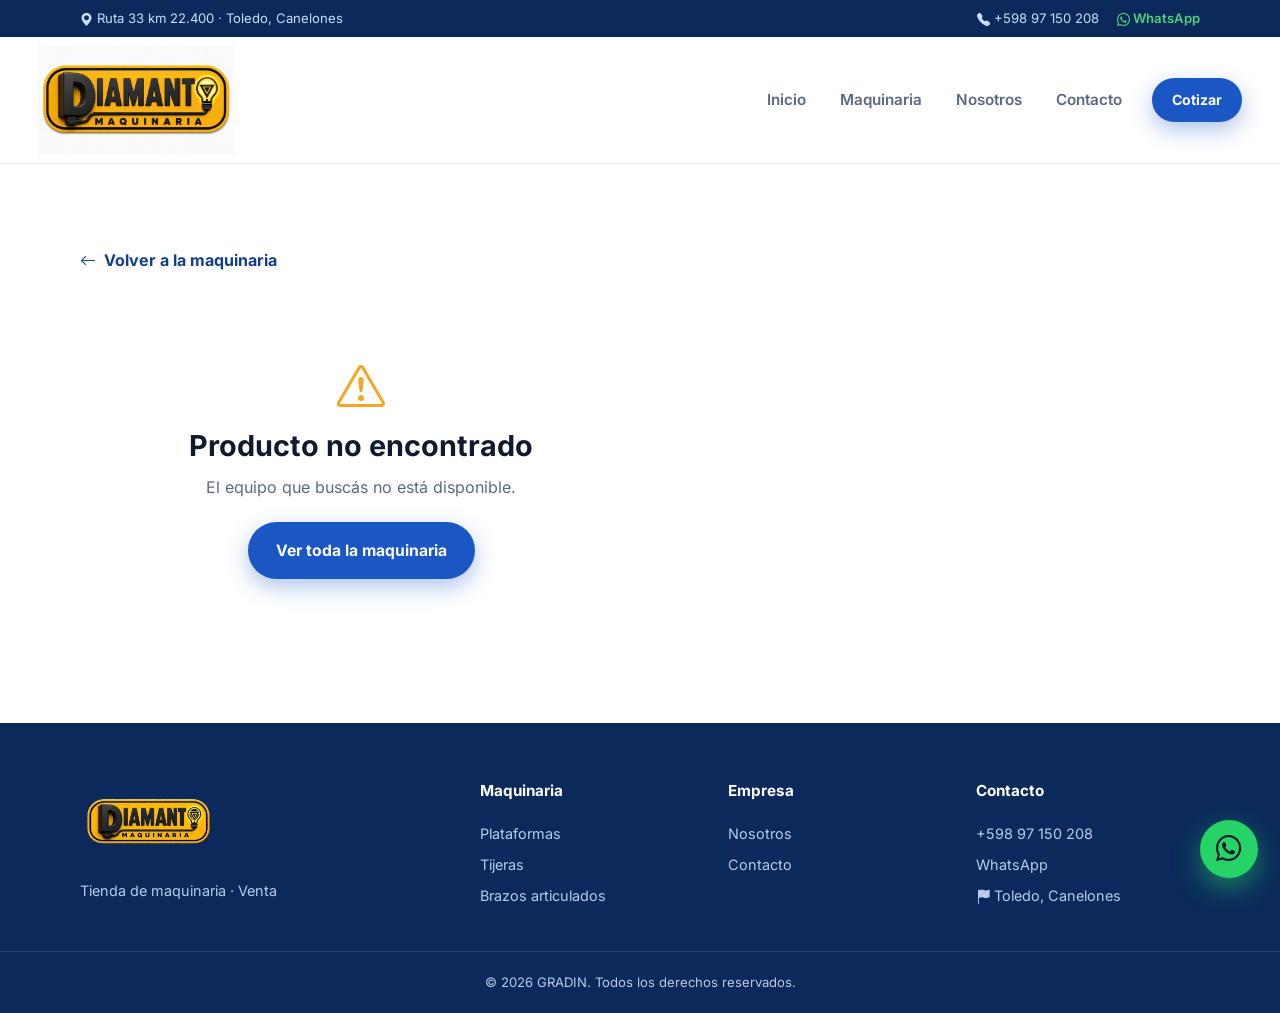
<file: producto.html>
<!DOCTYPE html>
<html lang="es">
<head>
  <meta charset="UTF-8" />
  <meta name="viewport" content="width=device-width, initial-scale=1.0" />
  <meta name="description" content="Detalle de maquinaria GRADIN — fotos, especificaciones y consulta por WhatsApp." />
  <!-- Redirector de enlaces viejos ?id=; build.mjs quita este noindex
       en las fichas que genera a partir de esta plantilla. -->
  <meta name="robots" content="noindex, follow" />
  <meta name="theme-color" content="#0b2a5b" />
  <title>GRADIN · Detalle de maquinaria</title>

  <!-- El canonical, el title, la meta description, el JSON-LD Product y las
       etiquetas Open Graph los reemplaza build.mjs por los de cada equipo al
       generar las fichas. Lo de abajo es el valor por defecto del redirector.
       Todo el bloque, hasta el cierre, se sustituye de una sola vez. -->
  <meta property="og:type" content="website" />
  <meta property="og:site_name" content="GRADIN" />
  <meta property="og:locale" content="es_UY" />
  <meta property="og:url" content="https://gradinuruguay.com.uy/" />
  <meta property="og:title" content="GRADIN · Venta de maquinaria en Uruguay" />
  <meta property="og:description" content="Plataformas elevadoras, tijeras, brazos articulados y montacargas. Financiación propia hasta en 18 cuotas." />
  <meta property="og:image" content="https://gradinuruguay.com.uy/assets/og-image.jpg" />
  <meta property="og:image:width" content="1200" />
  <meta property="og:image:height" content="630" />
  <meta name="twitter:card" content="summary_large_image" />
  <!-- fin cabecera dinámica -->

  <!-- Favicon -->
  <link rel="icon" href="assets/favicon.ico" sizes="any" />
  <link rel="icon" type="image/png" href="assets/favicon.png" sizes="64x64" />
  <link rel="apple-touch-icon" href="assets/apple-touch-icon.png" />

  <!-- Inter y los íconos ahora son archivos propios, declarados con @font-face
       arriba de styles.css. Al no haber hojas de estilo de terceros el navegador
       no tiene que abrir conexión a otros hosts antes de pintar, y de paso se
       cae el TODO de integrity que pedía el <link> a la CDN.
       El preload adelanta la fuente, que si no se pide recién cuando el
       navegador terminó de parsear styles.css. -->
  <link rel="preload" href="assets/fonts/inter-latin-var.woff2" as="font" type="font/woff2" crossorigin />
  <link rel="stylesheet" href="styles.css" />
</head>
<body>

  <a class="skip-link" href="#detalle">Saltar al contenido</a>

  <!-- ===== Top bar ===== -->
  <div class="topbar">
    <div class="container topbar__inner">
      <span class="topbar__item"><i class="bi bi-geo-alt-fill"></i> Ruta 33 km 22.400 · Toledo, Canelones</span>
      <div class="topbar__right">
        <a href="tel:+59897150208" class="topbar__item"><i class="bi bi-telephone-fill"></i> +598 97 150 208</a>
        <a href="https://wa.me/59897150208" target="_blank" rel="noopener" class="topbar__item topbar__wpp"><i class="bi bi-whatsapp"></i> WhatsApp</a>
      </div>
    </div>
  </div>

  <!-- ===== Header / Nav ===== -->
  <header class="header" id="header">
    <div class="container header__inner">
      <a href="./#inicio" class="logo">
        <img src="./assets/logodiamanta.jpeg" alt="DIAMANTO Maquinaria" width="600" height="337" fetchpriority="high">
      </a>
      <nav class="nav" id="nav">
        <a href="./#inicio" class="nav__link">Inicio</a>
        <a href="./#productos" class="nav__link">Maquinaria</a>
        <a href="./#nosotros" class="nav__link">Nosotros</a>
        <a href="./#contacto" class="nav__link">Contacto</a>
        <a href="https://wa.me/59897150208" target="_blank" rel="noopener" class="btn btn--sm btn--primary nav__cta">Cotizar</a>
      </nav>
      <button class="nav__toggle" id="navToggle" aria-label="Abrir menú" aria-expanded="false" aria-controls="nav">
        <span></span><span></span><span></span>
      </button>
    </div>
  </header>

  <!-- ===== Detalle del producto ===== -->
  <main class="section" id="detalle">
    <div class="container">
      <a href="./#productos" class="detail__back"><i class="bi bi-arrow-left"></i> Volver a la maquinaria</a>
      <div class="detail" id="detail"><!-- JS render --></div>
    </div>
  </main>

  <!-- ===== Footer ===== -->
  <footer class="footer">
    <div class="container footer__inner">
      <div>
        <a href="./#inicio" class="logo logo--footer"><img src="assets/logo-diamanto.webp" alt="DIAMANTO Maquinaria" width="260" height="173" loading="lazy" style="height:90px;width:auto;"></a>
        <p class="footer__tag">Tienda de maquinaria · Venta</p>
      </div>
      <div class="footer__cols">
        <div>
          <h4>Maquinaria</h4>
          <a href="./#productos">Plataformas</a>
          <a href="./#productos">Tijeras</a>
          <a href="./#productos">Brazos articulados</a>
        </div>
        <div>
          <h4>Empresa</h4>
          <a href="./#nosotros">Nosotros</a>
          <a href="./#contacto">Contacto</a>
        </div>
        <div>
          <h4>Contacto</h4>
          <a href="tel:+59897150208">+598 97 150 208</a>
          <a href="https://wa.me/59897150208" target="_blank" rel="noopener">WhatsApp</a>
          <span><i class="bi bi-flag-fill"></i> Toledo, Canelones</span>
        </div>
      </div>
    </div>
    <div class="footer__bottom">
      <div class="container">© <span id="year"></span> GRADIN. Todos los derechos reservados.</div>
    </div>
  </footer>

  <a href="https://wa.me/59897150208" target="_blank" rel="noopener" class="fab" aria-label="WhatsApp"><i class="bi bi-whatsapp"></i></a>

  <script src="products.js"></script>
  <script src="producto.js"></script>
</body>
</html>
</file>
<file: styles.css>
/* ===== Fuentes propias =====
   Antes esto eran dos <link> a fonts.googleapis.com y a cdn.jsdelivr.net. Cada
   uno obliga al navegador a resolver DNS + TLS contra otro host ANTES de pintar
   el primer píxel, y en la prueba de mobile (4G lenta, CPU 4x más lenta) ahí se
   iba el grueso de los 3 s de First Contentful Paint. Ahora los archivos son
   locales y van declarados acá, así que el sitio carga una sola hoja de estilo.

   Las rutas son relativas a ESTE archivo, no al HTML: por eso funcionan igual
   desde la home que desde maquinaria/<slug>/, sin que build.mjs las reescriba.

   Inter va como fuente variable (un solo archivo cubre los pesos 400 a 900) y
   sólo con el subconjunto latino, que es lo que necesita un sitio en español. */
@font-face {
  font-family: 'Inter';
  font-style: normal;
  font-weight: 100 900;
  font-display: swap;
  src: url('assets/fonts/inter-latin-var.woff2') format('woff2');
  unicode-range: U+0000-00FF, U+0131, U+0152-0153, U+02BB-02BC, U+02C6, U+02DA,
                 U+02DC, U+0304, U+0308, U+0329, U+2000-206F, U+2074, U+20AC,
                 U+2122, U+2191, U+2193, U+2212, U+2215, U+FEFF, U+FFFD;
}

/* ===== Íconos (Bootstrap Icons 1.11.3) =====
   El CSS original de la CDN pesa 85 KB porque declara los ~2000 íconos del set;
   el sitio usa 39. Abajo quedan sólo esos. Si agregás un ícono nuevo en el HTML
   tenés que sumar acá su regla, que sale de:
     https://cdn.jsdelivr.net/npm/bootstrap-icons@1.11.3/font/bootstrap-icons.css
   Si el ícono no aparece, es que falta la línea. */
@font-face {
  font-family: 'bootstrap-icons';
  font-display: block;
  src: url('assets/fonts/bootstrap-icons.woff2') format('woff2');
}

.bi::before,
[class^="bi-"]::before,
[class*=" bi-"]::before {
  display: inline-block;
  font-family: 'bootstrap-icons' !important;
  font-style: normal;
  font-weight: normal !important;
  font-variant: normal;
  text-transform: none;
  line-height: 1;
  vertical-align: -.125em;
  -webkit-font-smoothing: antialiased;
  -moz-osx-font-smoothing: grayscale;
}

.bi-arrow-left::before { content: "\f12f"; }
.bi-arrow-repeat::before { content: "\f130"; }
.bi-arrow-up-circle::before { content: "\f13a"; }
.bi-arrows-collapse::before { content: "\f14b"; }
.bi-arrows-expand::before { content: "\f14c"; }
.bi-arrows-fullscreen::before { content: "\f14d"; }
.bi-battery-charging::before { content: "\f185"; }
.bi-bezier2::before { content: "\f18c"; }
.bi-bounding-box::before { content: "\f1b6"; }
.bi-box-arrow-up::before { content: "\f1c6"; }
.bi-box-seam::before { content: "\f1c7"; }
.bi-box-seam-fill::before { content: "\f7d3"; }
.bi-building-up::before { content: "\f87a"; }
.bi-calendar-week::before { content: "\f1f3"; }
.bi-chevron-left::before { content: "\f284"; }
.bi-chevron-right::before { content: "\f285"; }
.bi-clock-fill::before { content: "\f291"; }
.bi-compass::before { content: "\f2d1"; }
.bi-credit-card-2-front-fill::before { content: "\f2d9"; }
.bi-exclamation-triangle::before { content: "\f33b"; }
.bi-flag-fill::before { content: "\f3cb"; }
.bi-fuel-pump-fill::before { content: "\f83d"; }
.bi-geo-alt-fill::before { content: "\f3e7"; }
.bi-hand-index-thumb::before { content: "\f402"; }
.bi-hourglass-split::before { content: "\f41f"; }
.bi-layers::before { content: "\f45b"; }
.bi-layers-fill::before { content: "\f459"; }
.bi-lightning-charge-fill::before { content: "\f46c"; }
.bi-patch-check-fill::before { content: "\f4b5"; }
.bi-rulers::before { content: "\f523"; }
.bi-speedometer::before { content: "\f57f"; }
.bi-star-fill::before { content: "\f586"; }
.bi-telephone-fill::before { content: "\f5b4"; }
.bi-tools::before { content: "\f5db"; }
.bi-truck::before { content: "\f5ea"; }
.bi-truck-front::before { content: "\f821"; }
.bi-whatsapp::before { content: "\f618"; }
.bi-wrench-adjustable::before { content: "\f790"; }
.bi-x-lg::before { content: "\f659"; }

/* ===== Design tokens ===== */
:root {
  --blue-900: #0b2a5b;
  --blue-700: #123f8a;
  --blue-600: #1a56c4;
  --blue-500: #2b6fe0;
  --accent: #f5a623;
  --accent-600: #e0940f;
  --ink: #0f1a2e;
  --muted: #5a6a85;
  --line: #e6ebf3;
  --bg: #ffffff;
  --bg-soft: #f4f7fc;
  --white: #ffffff;
  --radius: 16px;
  --radius-sm: 10px;
  --shadow-sm: 0 4px 14px rgba(18, 63, 138, .08);
  --shadow: 0 18px 44px rgba(11, 42, 91, .16);
  --container: 1160px;
  --ease: cubic-bezier(.22, 1, .36, 1);
}

* { margin: 0; padding: 0; box-sizing: border-box; }

html { scroll-behavior: smooth; scroll-padding-top: 160px; }

body {
  font-family: 'Inter', system-ui, -apple-system, sans-serif;
  color: var(--ink);
  background: var(--bg);
  line-height: 1.6;
  -webkit-font-smoothing: antialiased;
}

a { color: inherit; text-decoration: none; }
img { max-width: 100%; display: block; }

.container {
  width: 100%;
  max-width: var(--container);
  margin-inline: auto;
  padding-inline: 20px;
}

.text-accent { color: var(--accent); }

/* Saltar al contenido (sólo visible al navegar con teclado) */
.skip-link {
  position: absolute;
  left: 50%;
  top: 0;
  transform: translate(-50%, -120%);
  z-index: 200;
  padding: 12px 22px;
  background: var(--blue-700);
  color: #fff;
  font-weight: 700;
  border-radius: 0 0 var(--radius-sm) var(--radius-sm);
  transition: transform .2s var(--ease);
}
.skip-link:focus-visible { transform: translate(-50%, 0); }

/* ===== Icons ===== */
.bi { display: inline-block; line-height: 1; vertical-align: -.125em; }
.pcard__specs .bi { color: var(--blue-500); }
.contact__list .bi { color: var(--blue-600); }

/* ===== Buttons ===== */
.btn {
  display: inline-flex;
  align-items: center;
  justify-content: center;
  gap: 8px;
  padding: 14px 26px;
  font-weight: 700;
  font-size: .98rem;
  border-radius: 999px;
  border: 2px solid transparent;
  cursor: pointer;
  transition: transform .25s var(--ease), box-shadow .25s var(--ease), background .2s;
  white-space: nowrap;
}
.btn:hover { transform: translateY(-2px); }
.btn--sm { padding: 9px 18px; font-size: .88rem; }
.btn--block { width: 100%; }
.btn--primary { background: var(--blue-600); color: #fff; box-shadow: 0 8px 22px rgba(26, 86, 196, .35); }
.btn--primary:hover { background: var(--blue-700); }
.btn--accent { background: var(--accent); color: #1a1200; box-shadow: 0 8px 22px rgba(245, 166, 35, .4); }
.btn--accent:hover { background: var(--accent-600); }
.btn--ghost { background: rgba(255,255,255,.12); color: #fff; border-color: rgba(255,255,255,.4); }
.btn--ghost:hover { background: rgba(255,255,255,.22); }

/* ===== Topbar ===== */
.topbar {
  background: var(--blue-900);
  color: #cdddf7;
  font-size: .82rem;
}
.topbar__inner {
  display: flex;
  justify-content: space-between;
  align-items: center;
  gap: 12px;
  padding-block: 8px;
}
.topbar__right { display: flex; gap: 18px; }
.topbar__item { transition: color .2s; }
.topbar__item:hover { color: #fff; }
.topbar__wpp { color: #4fd07a; font-weight: 600; }

/* ===== Header ===== */
.header {
  position: sticky;
  top: 0;
  z-index: 100;
  background: rgba(255,255,255,.9);
  backdrop-filter: blur(12px);
  border-bottom: 1px solid var(--line);
  transition: box-shadow .3s;
}
.header.is-scrolled { box-shadow: var(--shadow-sm); }
.header__inner {
  display: flex;
  align-items: center;
  justify-content: space-between;
  padding-block: 8px;
  max-width: none;
  padding-inline: 38px;
}
.logo {
  font-weight: 900;
  font-size: 1.6rem;
  letter-spacing: -.5px;
  color: var(--blue-700);
  display: flex;
  align-items: center;
}
.logo img {
  height: 110px;
  width: auto;
  display: block;
  object-fit: contain;
}
.logo__accent { color: var(--accent); }
.logo--footer { color: #fff; font-size: 1.7rem; }
.logo--footer img { height: 100px; width: auto; }

.header__brand { display: flex; align-items: center; gap: 88px; }
.header__brand .logo { margin-left: 0; }
.header__brand .logo img { height: calc(var(--wordmark) / .5); }

/* ===== Marcas junto a GRADIN (clic → filtra sus equipos) =====
   Cada archivo trae una cantidad distinta de margen transparente, así que una
   altura igual para todos los deja de tamaños visuales muy distintos. En vez de
   fijar el alto del archivo, fijamos el alto de la MARCA VISIBLE (--wordmark) y
   dividimos por la proporción que ocupa dentro de su archivo (--marca).
   Medido sobre los píxeles no transparentes de cada logo:
     DIAMANTO 198/400 = .50 · GRADIN 126/194 = .65
     TITAN    372/1195 = .31 · HSY LIFT 764/1024 = .75            */
.header__brand { --wordmark: 66px; }
.brandstrip { display: flex; align-items: center; gap: 24px; }
.brandstrip__logo {
  position: relative;
  display: flex;
  align-items: center;
  transition: transform .2s, opacity .2s;
}
/* Las marcas secundarias van al 62% de la principal: se leen, pero no compiten. */
.brandstrip__logo img {
  height: calc(var(--wordmark) * .62 / var(--marca, .5));
  width: auto;
  display: block;
  object-fit: contain;
}
.brandstrip__logo[data-brand="gradin"]  { --marca: .65; }
.brandstrip__logo[data-brand="titan"]   { --marca: .31; }
.brandstrip__logo[data-brand="hsylift"] { --marca: .75; }
.brandstrip__logo:hover { transform: translateY(-2px); }
.brandstrip__logo.is-pending { opacity: .8; }
.brandstrip__logo.is-pending img { filter: grayscale(.35); }
.brandstrip__soon {
  position: absolute;
  bottom: -12px;
  left: 50%;
  transform: translateX(-50%);
  white-space: nowrap;
  background: var(--accent);
  color: #1a1200;
  font-size: .56rem;
  font-weight: 800;
  text-transform: uppercase;
  letter-spacing: .4px;
  padding: 2px 7px;
  border-radius: 999px;
}

/* Barra de filtro por marca */
.brandbar {
  display: flex;
  flex-wrap: wrap;
  justify-content: center;
  gap: 10px;
  margin-top: 22px;
}
/* `display:flex` pisa el [hidden] del navegador: hay que reponerlo a mano. */
.brandbar[hidden] { display: none; }
.brandbar__chip {
  border: 1px solid var(--line);
  background: #fff;
  color: var(--muted);
  padding: 8px 18px;
  border-radius: 999px;
  font-weight: 700;
  font-size: .9rem;
  cursor: pointer;
  transition: color .2s, background .2s, border-color .2s;
}
.brandbar__chip:hover { color: var(--blue-700); border-color: var(--blue-500); }
.brandbar__chip.is-active {
  background: var(--blue-700);
  color: #fff;
  border-color: var(--blue-700);
}

/* Estado “marca sin equipos / próximamente” */
.brand-empty {
  text-align: center;
  max-width: 520px;
  margin: 20px auto 0;
  padding: 44px 28px;
  background: var(--bg-soft);
  border: 1px dashed var(--line);
  border-radius: var(--radius);
}
.brand-empty i { font-size: 2.4rem; color: var(--blue-600); }
.brand-empty h3 { font-size: 1.3rem; font-weight: 900; margin: 12px 0 6px; }
.brand-empty p { color: var(--muted); margin-bottom: 20px; }

.nav { display: flex; align-items: center; gap: 6px; }
.nav__link {
  padding: 10px 14px;
  font-weight: 600;
  font-size: .95rem;
  color: var(--muted);
  border-radius: 8px;
  transition: color .2s, background .2s;
}
.nav__link:hover { color: var(--blue-700); background: var(--bg-soft); }
.nav__cta { margin-left: 10px; }

.nav__toggle {
  display: none;
  flex-direction: column;
  gap: 5px;
  background: none;
  border: 0;
  cursor: pointer;
  padding: 6px;
}
.nav__toggle span {
  width: 26px; height: 3px;
  background: var(--blue-700);
  border-radius: 3px;
  transition: transform .3s, opacity .3s;
}
.nav__toggle.is-open span:nth-child(1) { transform: translateY(8px) rotate(45deg); }
.nav__toggle.is-open span:nth-child(2) { opacity: 0; }
.nav__toggle.is-open span:nth-child(3) { transform: translateY(-8px) rotate(-45deg); }

/* ===== Hero ===== */
.hero {
  position: relative;
  overflow: hidden;
  color: #fff;
  isolation: isolate;
}
.hero__bg {
  position: absolute; inset: 0; z-index: -1;
  background:
    radial-gradient(900px 500px at 85% -10%, rgba(245,166,35,.25), transparent 60%),
    linear-gradient(135deg, rgba(11,42,91,.82) 0%, rgba(18,63,138,.72) 55%, rgba(26,86,196,.65) 100%),
    url('./assets/backgroundhero.jpeg') center/cover no-repeat;
}
.hero__inner {
  display: grid;
  grid-template-columns: 1.15fr .85fr;
  gap: 48px;
  align-items: center;
  padding-block: 72px 88px;
}
.badge {
  display: inline-block;
  background: rgba(255,255,255,.14);
  border: 1px solid rgba(255,255,255,.25);
  padding: 7px 15px;
  border-radius: 999px;
  font-size: .8rem;
  font-weight: 600;
  letter-spacing: .3px;
  margin-bottom: 22px;
}
.badge--light { background: rgba(11,42,91,.08); border-color: rgba(11,42,91,.15); color: var(--blue-700); }
.hero__title {
  font-size: clamp(2.2rem, 5vw, 3.6rem);
  line-height: 1.08;
  font-weight: 900;
  letter-spacing: -1px;
}
.hero__text {
  margin: 20px 0 30px;
  font-size: 1.08rem;
  color: #d6e2f7;
  max-width: 30em;
}
.hero__actions { display: flex; flex-wrap: wrap; gap: 14px; }
.hero__stats {
  display: flex;
  gap: 34px;
  list-style: none;
  margin-top: 44px;
  flex-wrap: wrap;
}
.hero__stats li { display: flex; flex-direction: column; }
.hero__stats strong { font-size: 1.7rem; font-weight: 800; }
.hero__stats span { font-size: .82rem; color: #b9cbe8; }

.hero__card { display: flex; justify-content: center; }
.pcard--featured {
  width: min(380px, 100%);
  animation: float 6s ease-in-out infinite;
  transition: transform .3s var(--ease), box-shadow .3s var(--ease);
}
.pcard--featured .pcard__img--photo { height: 300px; }
.pcard--featured .pcard__img--photo img { padding: 10px; }
.pcard--featured:hover { transform: translateY(-6px); box-shadow: var(--shadow); }
.pcard--featured h3 { transition: color .2s; }
.pcard--featured:hover h3 { color: var(--blue-700); }
.pcard__badge {
  display: inline-flex;
  align-items: center;
  gap: 6px;
  align-self: flex-start;
  background: var(--accent);
  color: #1a1200;
  font-size: .72rem;
  font-weight: 800;
  text-transform: uppercase;
  letter-spacing: .5px;
  padding: 5px 12px;
  border-radius: 999px;
  margin-bottom: 14px;
}
.pcard--float {
  animation: float 5s ease-in-out infinite;
  width: min(360px, 100%);
}
@keyframes float {
  0%, 100% { transform: translateY(0); }
  50% { transform: translateY(-14px); }
}

/* ===== Product card ===== */
.pcard {
  position: relative;
  background: #fff;
  color: var(--ink);
  border-radius: var(--radius);
  padding: 26px;
  box-shadow: var(--shadow);
  border: 1px solid var(--line);
}
.pcard__tag {
  position: absolute; top: 16px; right: 16px;
  background: var(--bg-soft);
  color: var(--blue-700);
  font-size: .72rem;
  font-weight: 700;
  padding: 5px 12px;
  border-radius: 999px;
  text-transform: uppercase;
  letter-spacing: .5px;
}
.pcard__tag--hot { background: var(--accent); color: #1a1200; }

/* Card “Próximamente / reservar” */
.pcard--soon { border-color: var(--accent); }
.pcard__soon {
  display: inline-flex;
  align-items: center;
  gap: 6px;
  background: rgba(245,166,35,.16);
  color: #8a5a00;
  font-size: .74rem;
  font-weight: 800;
  text-transform: uppercase;
  letter-spacing: .3px;
  padding: 5px 11px;
  border-radius: 999px;
  margin-bottom: 8px;
}
.pcard__img {
  font-size: 3.4rem;
  height: 120px;
  display: grid;
  place-items: center;
  background: linear-gradient(135deg, var(--bg-soft), #e9f0fb);
  border-radius: var(--radius-sm);
  margin-bottom: 18px;
}
.pcard h3 { font-size: 1.2rem; font-weight: 800; }
.pcard__price { font-size: 1.7rem; font-weight: 900; color: var(--blue-700); margin-top: 6px; white-space: nowrap; }
.pcard__price small { font-size: .85rem; color: var(--muted); font-weight: 600; white-space: nowrap; }
.pcard__sub { color: var(--muted); font-size: .88rem; margin-bottom: 16px; }
.pcard__specs {
  display: flex; flex-wrap: wrap; gap: 8px;
  border-top: 1px solid var(--line);
  padding-top: 16px;
}
.pcard__specs span {
  background: var(--bg-soft);
  padding: 6px 11px;
  border-radius: 8px;
  font-size: .82rem;
  font-weight: 600;
  color: var(--blue-700);
}

/* ===== Trust strip ===== */
.trust { background: var(--bg-soft); border-bottom: 1px solid var(--line); }
.trust__inner {
  display: grid;
  grid-template-columns: repeat(3, 1fr);
  gap: 20px;
  padding-block: 26px;
}
.trust__item { display: flex; flex-direction: column; align-items: center; text-align: center; }
.trust__item strong { font-size: 1rem; }
.trust__item span { color: var(--muted); font-size: .88rem; }

/* ===== Sections ===== */
.section { padding-block: 84px; }
.section__head { text-align: center; margin-bottom: 44px; }
.section__title {
  font-size: clamp(1.8rem, 3.6vw, 2.6rem);
  font-weight: 900;
  letter-spacing: -.6px;
}
.section__title--light { color: #fff; }
.section__desc { color: var(--muted); margin-top: 12px; font-size: 1.05rem; }

/* ===== Grid ===== */
.grid--products {
  display: grid;
  grid-template-columns: repeat(auto-fill, minmax(260px, 1fr));
  gap: 24px;
}
.grid--products .pcard {
  transition: transform .3s var(--ease), box-shadow .3s var(--ease), border-color .3s;
  animation: rise .5s var(--ease) both;
}
.grid--products .pcard:hover {
  transform: translateY(-6px);
  box-shadow: var(--shadow);
  border-color: var(--blue-500);
}
@keyframes rise {
  from { opacity: 0; transform: translateY(18px); }
  to { opacity: 1; transform: translateY(0); }
}
.pcard__cta {
  display: block;
  margin-top: 16px;
  text-align: center;
  padding: 11px;
  border-radius: 10px;
  background: var(--bg-soft);
  color: var(--blue-700);
  font-weight: 700;
  font-size: .9rem;
  transition: background .2s, color .2s;
}
.pcard__cta:hover { background: var(--blue-600); color: #fff; }

/* ===== Finance ===== */
.finance {
  position: relative;
  color: #fff;
  padding-block: 84px;
  background:
    radial-gradient(900px 500px at 85% -10%, rgba(245,166,35,.25), transparent 60%),
    linear-gradient(135deg, rgba(11,42,91,.92) 0%, rgba(18,63,138,.82) 55%, rgba(26,86,196,.72) 100%),
    url('./assets/backgroundhero.jpeg') center/cover no-repeat;
}
.finance__inner {
  display: grid;
  grid-template-columns: 1.1fr .9fr;
  gap: 48px;
  align-items: center;
}
.finance__text p { color: #d6e2f7; margin: 16px 0 26px; font-size: 1.05rem; }
.finance__text .badge { margin-bottom: 20px; }
.finance__cards { display: grid; grid-template-columns: repeat(3, 1fr); gap: 16px; }
.fcard {
  background: rgba(255,255,255,.1);
  border: 1px solid rgba(255,255,255,.18);
  border-radius: var(--radius);
  padding: 26px 14px;
  text-align: center;
}
.fcard__pre {
  display: block;
  font-size: .8rem;
  font-weight: 700;
  color: #cdddf7;
  margin-bottom: 2px;
}
.fcard__big {
  display: block;
  font-size: 2.6rem;
  font-weight: 900;
  color: var(--accent);
  line-height: 1;
}
.fcard p { font-size: .85rem; color: #cdddf7; margin-top: 8px; }

/* ===== About ===== */
.about {
  display: grid;
  grid-template-columns: .9fr 1.1fr;
  gap: 54px;
  align-items: center;
}
.about__media {
  position: relative;
  aspect-ratio: 4/3;
  border-radius: 22px;
  background: transparent;
  display: grid;
  place-items: center;
  overflow: hidden;
}
.about__flag { display: none; }
.about__logo-img {
  width: 90%;
  max-width: 400px;
  object-fit: contain;
  filter: drop-shadow(0 10px 22px rgba(0,0,0,.18));
}
.about__text p { color: var(--muted); margin: 16px 0; font-size: 1.05rem; }
.checklist { list-style: none; display: grid; gap: 12px; margin-top: 20px; }
.checklist li {
  position: relative;
  padding-left: 34px;
  font-weight: 500;
}
.checklist li::before {
  content: "✓";
  position: absolute; left: 0; top: 0;
  width: 24px; height: 24px;
  background: var(--blue-600);
  color: #fff;
  border-radius: 50%;
  display: grid;
  place-items: center;
  font-size: .8rem;
  font-weight: 800;
}

/* ===== Contact ===== */
.contact { background: var(--bg-soft); padding-block: 84px; }
.contact__inner {
  display: grid;
  grid-template-columns: 1fr 1fr;
  gap: 48px;
  align-items: start;
}
.contact__info, .contact__form { min-width: 0; }
.contact__info p { color: var(--muted); margin: 14px 0 24px; }
.contact__list { list-style: none; display: grid; gap: 16px; }
.contact__list li { display: flex; align-items: center; gap: 12px; font-weight: 500; }
.contact__list span { font-size: 1.2rem; }
.contact__list a { color: var(--blue-700); font-weight: 600; }

.contact__map {
  margin-top: 24px;
  border-radius: var(--radius);
  overflow: hidden;
  box-shadow: var(--shadow-sm);
  border: 1px solid var(--line);
  line-height: 0;
}
.contact__map iframe { display: block; width: 100%; max-width: 100%; }
.contact__map-link {
  display: inline-flex;
  align-items: center;
  gap: 8px;
  margin-top: 14px;
  font-weight: 700;
  font-size: .95rem;
  color: var(--blue-700);
  transition: gap .2s;
}
.contact__map-link:hover { gap: 12px; }

.contact__form {
  background: #fff;
  border: 1px solid var(--line);
  border-radius: var(--radius);
  padding: 30px;
  box-shadow: var(--shadow-sm);
  display: grid;
  gap: 16px;
}
.field { display: grid; gap: 6px; min-width: 0; }
.field label { font-size: .85rem; font-weight: 600; color: var(--ink); }
.field input, .field select, .field textarea {
  font: inherit;
  width: 100%;
  max-width: 100%;
  min-width: 0;
  box-sizing: border-box;
  padding: 12px 14px;
  border: 1.5px solid var(--line);
  border-radius: 10px;
  background: var(--bg-soft);
  transition: border-color .2s, background .2s;
}
.field input:focus, .field select:focus, .field textarea:focus {
  border-color: var(--blue-500);
  background: #fff;
}
/* Foco de teclado visible en todo lo interactivo (WCAG 2.4.7). */
:focus-visible {
  outline: 3px solid var(--blue-500);
  outline-offset: 2px;
  border-radius: 4px;
}
.footer :focus-visible, .hero :focus-visible, .finance :focus-visible { outline-color: var(--accent); }
.field textarea { resize: vertical; }
.form__note { color: #178a4c; font-weight: 600; text-align: center; }

/* ===== Footer ===== */
.footer { background: var(--blue-900); color: #b9cbe8; padding-top: 56px; }
.footer__inner {
  display: grid;
  grid-template-columns: 1fr 2fr;
  gap: 40px;
  padding-bottom: 40px;
}
.footer__tag { margin-top: 10px; font-size: .9rem; }
.footer__cols { display: grid; grid-template-columns: repeat(3, 1fr); gap: 24px; }
.footer__cols h4 { color: #fff; font-size: .95rem; margin-bottom: 14px; }
.footer__cols a, .footer__cols span { display: block; font-size: .9rem; padding: 4px 0; transition: color .2s; }
.footer__cols a:hover { color: #fff; }
.footer__bottom {
  border-top: 1px solid rgba(255,255,255,.1);
  padding-block: 20px;
  font-size: .82rem;
  text-align: center;
}

/* ===== FAB ===== */
.fab {
  position: fixed;
  right: 22px; bottom: 22px;
  width: 58px; height: 58px;
  background: #25d366;
  border-radius: 50%;
  display: grid;
  place-items: center;
  font-size: 1.6rem;
  box-shadow: 0 10px 26px rgba(37,211,102,.5);
  z-index: 90;
  transition: transform .25s var(--ease);
  animation: pulse 2.4s ease-in-out infinite;
}
.fab:hover { transform: scale(1.08); }
@keyframes pulse {
  0%, 100% { box-shadow: 0 10px 26px rgba(37,211,102,.5); }
  50% { box-shadow: 0 10px 26px rgba(37,211,102,.5), 0 0 0 12px rgba(37,211,102,.12); }
}

/* ===== Product card as link + photo ===== */
.pcard--link {
  display: flex;
  flex-direction: column;
  color: inherit;
}
.pcard--link h3 { transition: color .2s; }
.pcard--link:hover h3 { color: var(--blue-700); }
.pcard__img--photo {
  position: relative;
  height: 210px;
  overflow: hidden;
  padding: 0;
  background: #fff;
}
.pcard__img--photo img {
  position: absolute;
  inset: 0;
  width: 100%;
  height: 100%;
  object-fit: contain;
  padding: 14px;
  background: #fff;
  z-index: 1;
}
.pcard__img-ph {
  color: var(--blue-500);
  opacity: .55;
}
.pcard--link .pcard__cta { margin-top: auto; }

/* ===== Product detail page ===== */
.detail__back {
  display: inline-flex;
  align-items: center;
  gap: 8px;
  font-weight: 700;
  color: var(--blue-700);
  margin-bottom: 28px;
  transition: gap .2s;
}
.detail__back:hover { gap: 12px; }
.detail {
  display: grid;
  grid-template-columns: 1.05fr .95fr;
  gap: 48px;
  align-items: start;
}

/* Galería */
.gallery__main {
  position: relative;
  aspect-ratio: 4/3;
  border-radius: var(--radius);
  overflow: hidden;
  background: #fff;
  box-shadow: var(--shadow);
  border: 1px solid var(--line);
}
.gallery__main img {
  width: 100%;
  height: 100%;
  object-fit: contain;
  padding: 20px;
}
.gallery__ph {
  position: absolute;
  inset: 0;
  display: none;
  flex-direction: column;
  align-items: center;
  justify-content: center;
  gap: 10px;
  color: var(--blue-500);
  font-size: 4rem;
}
.gallery__ph span { font-size: .9rem; font-weight: 600; color: var(--muted); }
.gallery__main.is-missing img { display: none; }
.gallery__main.is-missing .gallery__ph { display: flex; }
.gallery__nav {
  position: absolute;
  top: 50%;
  transform: translateY(-50%);
  width: 42px; height: 42px;
  display: grid;
  place-items: center;
  background: rgba(255,255,255,.9);
  border: 1px solid var(--line);
  border-radius: 50%;
  color: var(--blue-700);
  font-size: 1.2rem;
  cursor: pointer;
  z-index: 2;
  transition: background .2s, transform .2s;
}
.gallery__nav:hover { background: #fff; transform: translateY(-50%) scale(1.08); }
.gallery__nav--prev { left: 12px; }
.gallery__nav--next { right: 12px; }
.gallery__thumbs {
  display: grid;
  grid-template-columns: repeat(3, 1fr);
  gap: 12px;
  margin-top: 12px;
}
.gallery__thumb {
  position: relative;
  aspect-ratio: 4/3;
  border-radius: var(--radius-sm);
  overflow: hidden;
  border: 2px solid var(--line);
  background: #fff;
  cursor: pointer;
  padding: 0;
  display: grid;
  place-items: center;
  color: var(--blue-500);
  font-size: 1.6rem;
  transition: border-color .2s;
}
.gallery__thumb img {
  position: absolute;
  inset: 0;
  width: 100%;
  height: 100%;
  object-fit: contain;
  padding: 6px;
  background: #fff;
}
.gallery__thumb.is-active { border-color: var(--blue-600); }

/* Info */
.detail__tag { position: static; display: inline-block; margin-bottom: 14px; }
.detail__title { font-size: clamp(1.7rem, 3vw, 2.4rem); font-weight: 900; letter-spacing: -.5px; }
.detail__desc { color: var(--muted); margin: 14px 0 22px; font-size: 1.05rem; }
.detail__price {
  padding: 18px 20px;
  background: var(--bg-soft);
  border: 1px solid var(--line);
  border-radius: var(--radius);
  margin-bottom: 24px;
}
.detail__price-row { display: flex; flex-wrap: wrap; align-items: baseline; gap: 4px 10px; }
.detail__price-big { font-size: 2rem; font-weight: 900; color: var(--blue-700); }
.detail__price small { color: var(--muted); font-weight: 600; }
.detail__price-alt { color: var(--muted); font-size: .95rem; margin-top: 6px; }
.detail__price-alt strong { color: var(--ink); }
.detail__finance {
  margin-top: 14px;
  padding-top: 14px;
  border-top: 1px dashed var(--line);
}
.detail__finance-title {
  display: flex; align-items: center; gap: 8px;
  font-weight: 800; color: var(--blue-700); font-size: .95rem;
  margin-bottom: 8px;
}
.detail__finance ul { list-style: none; display: grid; gap: 6px; }
.detail__finance li { color: var(--ink); font-size: .95rem; position: relative; padding-left: 18px; }
.detail__finance li::before { content: "•"; position: absolute; left: 4px; color: var(--accent); font-weight: 900; }
.detail__finance strong { color: var(--blue-700); }

.spec-list { list-style: none; display: grid; gap: 2px; margin-bottom: 28px; }
.spec {
  display: flex;
  justify-content: space-between;
  align-items: center;
  gap: 16px;
  padding: 12px 4px;
  border-bottom: 1px dashed var(--line);
}
.spec__label { color: var(--muted); font-weight: 600; display: inline-flex; align-items: center; gap: 10px; }
.spec__label .bi { color: var(--blue-500); }
.spec__value { font-weight: 700; text-align: right; }

.detail__actions { display: grid; gap: 12px; }
.btn--ghost-dark { background: var(--bg-soft); color: var(--blue-700); border-color: var(--line); }
.btn--ghost-dark:hover { background: #e9f0fb; }

.detail__empty { text-align: center; padding: 60px 0; }
.detail__empty .bi { font-size: 3rem; color: var(--accent); }
.detail__empty h1 { font-size: 1.8rem; margin: 12px 0 6px; }
.detail__empty p { color: var(--muted); margin-bottom: 22px; }

/* ===== Responsive ===== */
@media (max-width: 900px) {
  .hero__inner { grid-template-columns: 1fr; gap: 40px; padding-block: 52px 64px; }
  .finance__inner, .about, .contact__inner { grid-template-columns: 1fr; gap: 34px; }
  .detail { grid-template-columns: 1fr; gap: 30px; }
  .trust__inner { grid-template-columns: repeat(2, 1fr); }
  .footer__inner { grid-template-columns: 1fr; }
  .header__brand { gap: 16px; --wordmark: 36px; }
  .logo img { height: 72px; }
  .brandstrip { gap: 22px; }
}

@media (max-width: 760px) {
  html { scroll-padding-top: 100px; }
  .logo img { height: 56px; }
  /* En mobile el header se pega al borde y las tres marcas se ven juntas al
     lado de la principal (antes rotaban de a una, así que sólo se veía una).
     Van al 78% de la principal, que es el techo que deja las cuatro en una
     sola fila junto al botón del menú sin recortar nada. */
  .header__inner { padding-inline: 12px; }
  .header__brand { gap: 12px; --wordmark: 30px; }
  .brandstrip { gap: 10px; min-width: 0; }
  .brandstrip__logo img { height: calc(var(--wordmark) * .78 / var(--marca, .5)); }
  .brandstrip__logo:hover { transform: none; }
  .brandstrip__soon { display: none; }
  .nav {
    position: absolute;
    top: 100%;
    left: 0;
    right: 0;
    flex-direction: column;
    align-items: stretch;
    background: #fff;
    padding: 16px 20px 24px;
    gap: 4px;
    border-bottom: 1px solid var(--line);
    box-shadow: var(--shadow);
    opacity: 0;
    visibility: hidden;
    transform: translateY(-8px);
    transition: opacity .3s var(--ease), transform .3s var(--ease), visibility .3s;
  }
  .nav.is-open { opacity: 1; visibility: visible; transform: translateY(0); }
  .nav__link { padding: 14px; }
  .nav__cta { margin: 8px 0 0; }
  .nav__toggle { display: flex; }
  .topbar__inner { justify-content: center; }
  /* Se oculta sólo la dirección; el teléfono y WhatsApp quedan siempre visibles. */
  .topbar__inner > .topbar__item:first-child { display: none; }
  .topbar__right { gap: 14px; }
}

@media (max-width: 480px) {
  .trust__inner { grid-template-columns: 1fr; }
  .finance__cards { grid-template-columns: 1fr; }
  .hero__stats { gap: 24px; }
  .section { padding-block: 60px; }
  .logo img { height: 46px; }
  .header__inner { padding-inline: 8px; }
  .header__brand { gap: 12px; --wordmark: 28px; }
  .brandstrip { gap: 10px; }
  .brandbar { gap: 8px; }
  .brandbar__chip { padding: 7px 14px; font-size: .84rem; }
  .grid--products { grid-template-columns: 1fr; }
  .brand-empty { padding: 34px 20px; }
}

@media (max-width: 360px) {
  .logo img { height: 40px; }
  .header__inner { padding-inline: 6px; }
  .header__brand { gap: 10px; --wordmark: 24px; }
  .brandstrip { gap: 8px; }
}

/* ===== Lightbox de galería (ampliar imagen / ficha técnica) ===== */
.gallery__main #galImg { cursor: zoom-in; }

.lightbox {
  position: fixed;
  inset: 0;
  z-index: 2000;
  display: none;
  background: rgba(9, 20, 44, .93);
  backdrop-filter: blur(2px);
}
.lightbox.is-open { display: block; }
.lightbox__scroll {
  position: absolute;
  inset: 0;
  overflow: auto;
  display: flex;
  align-items: center;
  justify-content: center;
  padding: 24px;
  -webkit-overflow-scrolling: touch;
}
.lightbox__img {
  width: 92vw;
  height: 88vh;
  object-fit: contain;
  cursor: zoom-in;
  user-select: none;
}
.lightbox.is-zoomed .lightbox__scroll {
  align-items: flex-start;
  justify-content: flex-start;
}
.lightbox.is-zoomed .lightbox__img {
  width: min(1600px, 200vw);
  height: auto;
  object-fit: fill;
  cursor: zoom-out;
}
.lightbox__close {
  position: fixed;
  top: 16px;
  right: 18px;
  z-index: 2;
  width: 44px;
  height: 44px;
  display: flex;
  align-items: center;
  justify-content: center;
  border: none;
  border-radius: 50%;
  background: rgba(255, 255, 255, .14);
  color: #fff;
  font-size: 1.25rem;
  cursor: pointer;
  transition: background .2s;
}
.lightbox__close:hover { background: rgba(255, 255, 255, .28); }
.lightbox__hint {
  position: fixed;
  left: 50%;
  bottom: 16px;
  transform: translateX(-50%);
  z-index: 2;
  padding: 7px 16px;
  border-radius: 999px;
  background: rgba(255, 255, 255, .12);
  color: #fff;
  font-size: .82rem;
  white-space: nowrap;
  pointer-events: none;
}

@media (prefers-reduced-motion: reduce) {
  *, *::before, *::after { animation: none !important; transition: none !important; scroll-behavior: auto; }
}
</file>
